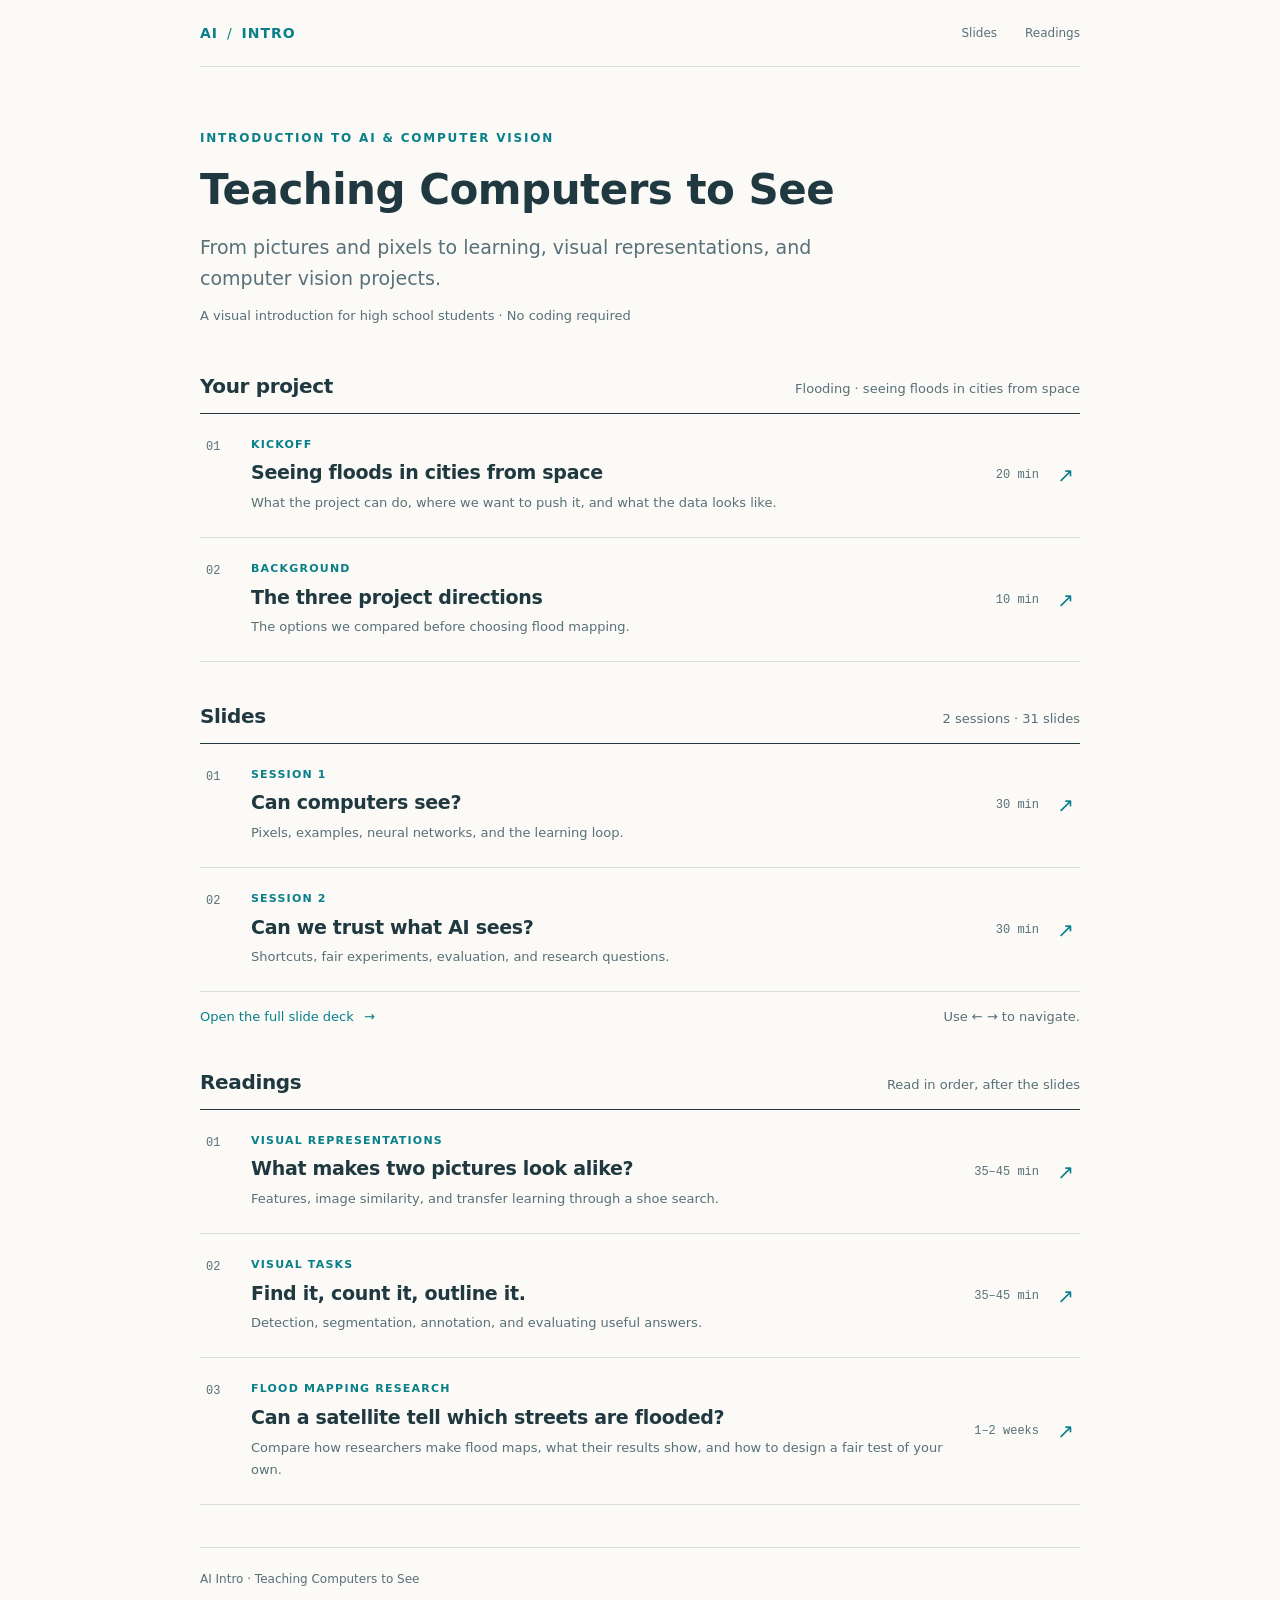
<file: flooding/index.html>
<!doctype html>
<html lang="en">
<head>
  <meta charset="utf-8">
<meta name="robots" content="noindex, nofollow">
  <meta name="viewport" content="width=device-width, initial-scale=1">
  <meta name="description" content="Course materials for Teaching Computers to See, including computer vision lessons and a guided research reading on mapping urban floods.">
  <meta name="theme-color" content="#f8f8f3">
  <title>Teaching Computers to See · AI Intro</title>
  <link rel="icon" type="image/svg+xml" href="assets/favicon.svg">
  <link rel="stylesheet" href="../assets/course-home.css">
  <script>
    // Preserve previously shared links to slides at the site root.
    if (/^#s(?:[1-9]|[12]\d|3[01])$/.test(location.hash)) {
      location.replace('slides.html' + location.hash);
    }
  </script>
</head>
<body>
  <a class="skip-link" href="#main">Skip to content</a>
  <div class="page">
    <header class="site-header">
      <a class="brand" href="./" aria-label="AI Intro home">AI <span>/</span> INTRO</a>
      <nav aria-label="Main navigation"><a href="#slides">Slides</a><a href="#readings">Readings</a></nav>
    </header>

    <main id="main">
      <header class="intro">
        <p class="eyebrow">INTRODUCTION TO AI &amp; COMPUTER VISION</p>
        <h1>Teaching Computers to See</h1>
        <p class="description">From pictures and pixels to learning, visual representations, and computer vision projects.</p>
        <p class="course-note">A visual introduction for high school students · No coding required</p>
      </header>

      <section id="project" aria-labelledby="project-title">
        <div class="section-heading"><h2 id="project-title">Your project</h2><span>Flooding · seeing floods in cities from space</span></div>
        <a class="material-row" href="kickoff/">
          <span class="item-number" aria-hidden="true">01</span>
          <div class="item-copy"><span class="item-label">KICKOFF</span><h3>Seeing floods in cities from space</h3><p>What the project can do, where we want to push it, and what the data looks like.</p></div>
          <span class="item-duration">20 min</span><span class="item-arrow" aria-hidden="true">↗</span>
        </a>
        <a class="material-row" href="projects/">
          <span class="item-number" aria-hidden="true">02</span>
          <div class="item-copy"><span class="item-label">BACKGROUND</span><h3>The three project directions</h3><p>The options we compared before choosing flood mapping.</p></div>
          <span class="item-duration">10 min</span><span class="item-arrow" aria-hidden="true">↗</span>
        </a>
      </section>

      <section id="slides" aria-labelledby="slides-title">
        <div class="section-heading"><h2 id="slides-title">Slides</h2><span>2 sessions · 31 slides</span></div>
        <a class="material-row" href="slides.html#s1">
          <span class="item-number" aria-hidden="true">01</span>
          <div class="item-copy"><span class="item-label">SESSION 1</span><h3>Can computers see?</h3><p>Pixels, examples, neural networks, and the learning loop.</p></div>
          <span class="item-duration">30 min</span><span class="item-arrow" aria-hidden="true">↗</span>
        </a>
        <a class="material-row" href="slides.html#s16">
          <span class="item-number" aria-hidden="true">02</span>
          <div class="item-copy"><span class="item-label">SESSION 2</span><h3>Can we trust what AI sees?</h3><p>Shortcuts, fair experiments, evaluation, and research questions.</p></div>
          <span class="item-duration">30 min</span><span class="item-arrow" aria-hidden="true">↗</span>
        </a>
        <p class="section-note"><a href="slides.html">Open the full slide deck <span aria-hidden="true">→</span></a><span>Use ← → to navigate.</span></p>
      </section>

      <section id="readings" aria-labelledby="readings-title">
        <div class="section-heading"><h2 id="readings-title">Readings</h2><span>Read in order, after the slides</span></div>
        <a class="material-row" href="reading-01-visual-representations.html">
          <span class="item-number" aria-hidden="true">01</span>
          <div class="item-copy"><span class="item-label">VISUAL REPRESENTATIONS</span><h3>What makes two pictures look alike?</h3><p>Features, image similarity, and transfer learning through a shoe search.</p></div>
          <span class="item-duration">35–45 min</span><span class="item-arrow" aria-hidden="true">↗</span>
        </a>
        <a class="material-row" href="reading-02-visual-tasks.html">
          <span class="item-number" aria-hidden="true">02</span>
          <div class="item-copy"><span class="item-label">VISUAL TASKS</span><h3>Find it, count it, outline it.</h3><p>Detection, segmentation, annotation, and evaluating useful answers.</p></div>
          <span class="item-duration">35–45 min</span><span class="item-arrow" aria-hidden="true">↗</span>
        </a>
        <a class="material-row" href="reading-03-urban-flood-mapping.html">
          <span class="item-number" aria-hidden="true">03</span>
          <div class="item-copy"><span class="item-label">FLOOD MAPPING RESEARCH</span><h3>Can a satellite tell which streets are flooded?</h3><p>Compare how researchers make flood maps, what their results show, and how to design a fair test of your own.</p></div>
          <span class="item-duration">1–2 weeks</span><span class="item-arrow" aria-hidden="true">↗</span>
        </a>
      </section>
    </main>

    <footer><span>AI Intro · Teaching Computers to See</span></footer>
  </div>
</body>
</html>
</file>
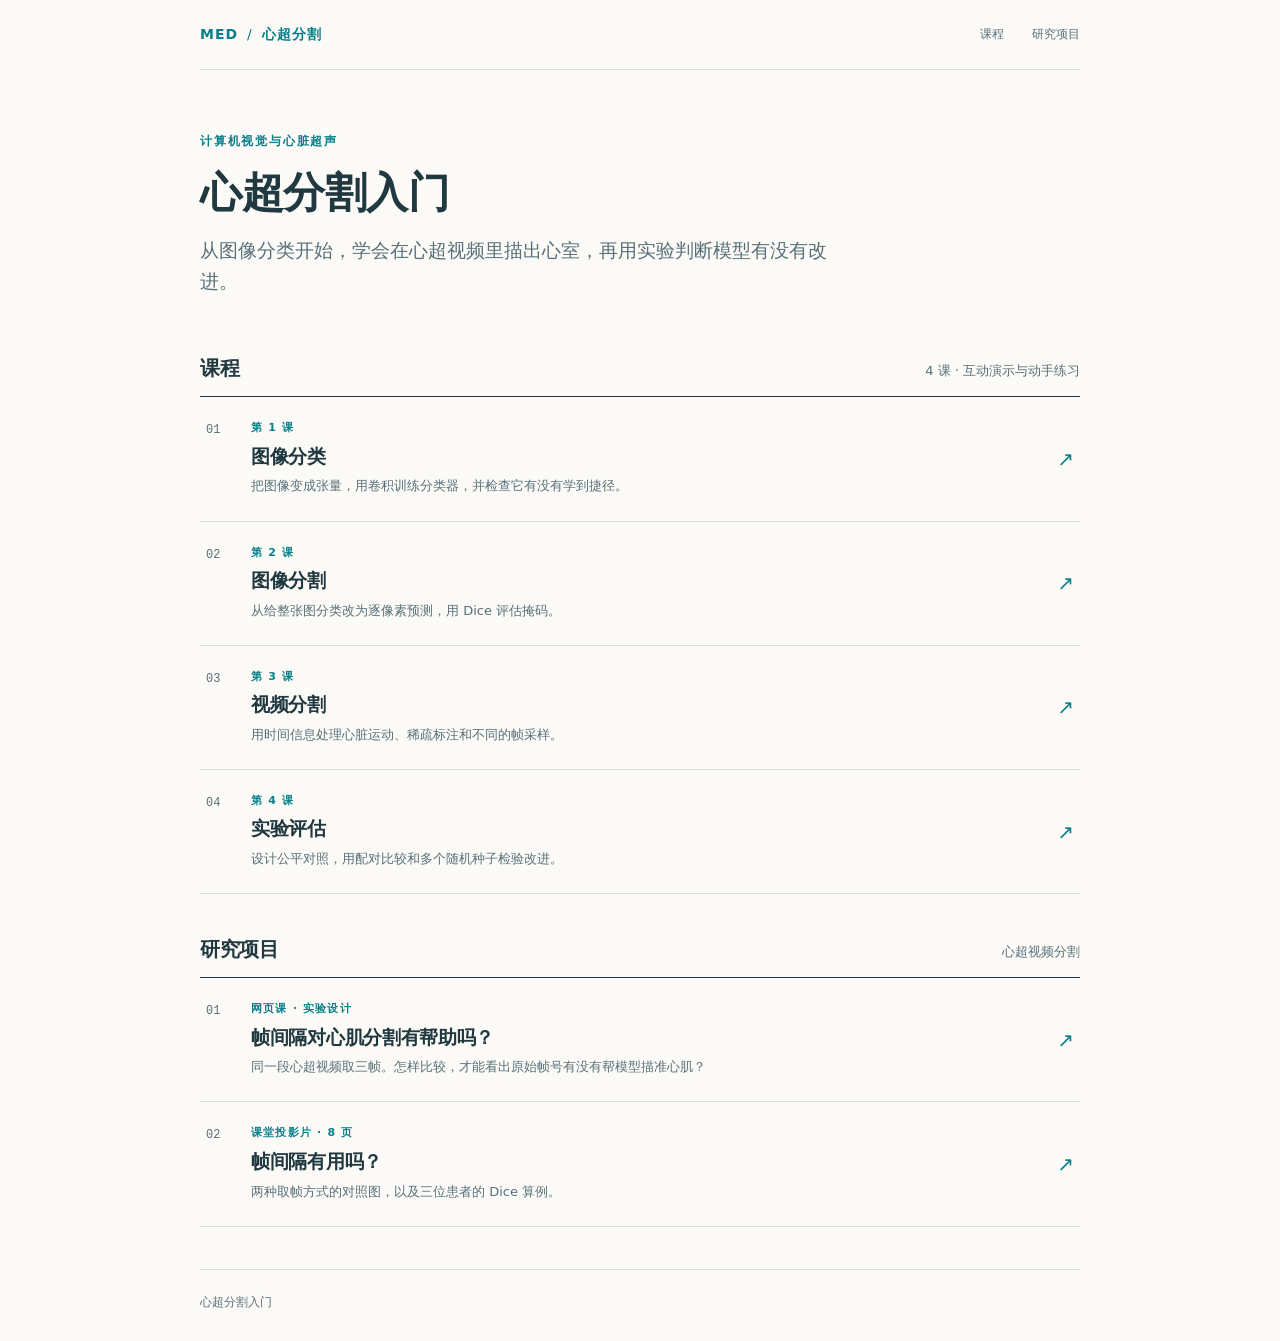
<file: med/index.html>
<!doctype html>
<html lang="zh-CN">
<head>
  <meta charset="utf-8">
  <meta name="robots" content="noindex, nofollow">
  <meta name="viewport" content="width=device-width, initial-scale=1">
  <meta name="description" content="从图像分类开始，学会在心超视频里描出心室，再用实验判断模型有没有改进。">
  <meta name="theme-color" content="#fbfaf7">
  <title>心超分割入门 · 课程首页</title>
  <link rel="stylesheet" href="../assets/course-home.css">
  <script>
    // Preserve lesson and section links shared before the course had a home page.
    if (/^#l[1-4](?:-.+)?$/.test(location.hash)) {
      location.replace('lessons.html' + location.search + location.hash);
    }
  </script>
</head>
<body>
  <a class="skip-link" href="#main">跳到正文</a>
  <div class="page">
    <header class="site-header">
      <a class="brand" href="./">MED <span>/</span> 心超分割</a>
      <nav aria-label="课程导航">
        <a href="#lessons">课程</a>
        <a href="#research">研究项目</a>
      </nav>
    </header>
    <main id="main">
      <header class="intro">
        <p class="eyebrow">计算机视觉与心脏超声</p>
        <h1>心超分割入门</h1>
        <p class="description">从图像分类开始，学会在心超视频里描出心室，再用实验判断模型有没有改进。</p>
      </header>

      <section id="lessons" aria-labelledby="lessons-title">
        <div class="section-heading"><h2 id="lessons-title">课程</h2><span>4 课 · 互动演示与动手练习</span></div>
        <a class="material-row material-row-short" href="lessons.html#l1">
          <span class="item-number" aria-hidden="true">01</span>
          <div class="item-copy">
            <span class="item-label">第 1 课</span>
            <h3>图像分类</h3>
            <p>把图像变成张量，用卷积训练分类器，并检查它有没有学到捷径。</p>
          </div>
          <span class="item-arrow" aria-hidden="true">↗</span>
        </a>
        <a class="material-row material-row-short" href="lessons.html#l2">
          <span class="item-number" aria-hidden="true">02</span>
          <div class="item-copy">
            <span class="item-label">第 2 课</span>
            <h3>图像分割</h3>
            <p>从给整张图分类改为逐像素预测，用 Dice 评估掩码。</p>
          </div>
          <span class="item-arrow" aria-hidden="true">↗</span>
        </a>
        <a class="material-row material-row-short" href="lessons.html#l3">
          <span class="item-number" aria-hidden="true">03</span>
          <div class="item-copy">
            <span class="item-label">第 3 课</span>
            <h3>视频分割</h3>
            <p>用时间信息处理心脏运动、稀疏标注和不同的帧采样。</p>
          </div>
          <span class="item-arrow" aria-hidden="true">↗</span>
        </a>
        <a class="material-row material-row-short" href="lessons.html#l4">
          <span class="item-number" aria-hidden="true">04</span>
          <div class="item-copy">
            <span class="item-label">第 4 课</span>
            <h3>实验评估</h3>
            <p>设计公平对照，用配对比较和多个随机种子检验改进。</p>
          </div>
          <span class="item-arrow" aria-hidden="true">↗</span>
        </a>
      </section>

      <section id="research" aria-labelledby="research-title">
        <div class="section-heading"><h2 id="research-title">研究项目</h2><span>心超视频分割</span></div>
        <a class="material-row material-row-short" href="next-steps/">
          <span class="item-number" aria-hidden="true">01</span>
          <div class="item-copy">
            <span class="item-label">网页课 · 实验设计</span>
            <h3>帧间隔对心肌分割有帮助吗？</h3>
            <p>同一段心超视频取三帧。怎样比较，才能看出原始帧号有没有帮模型描准心肌？</p>
          </div>
          <span class="item-arrow" aria-hidden="true">↗</span>
        </a>
        <a class="material-row material-row-short" href="next-steps/slides.html">
          <span class="item-number" aria-hidden="true">02</span>
          <div class="item-copy">
            <span class="item-label">课堂投影片 · 8 页</span>
            <h3>帧间隔有用吗？</h3>
            <p>两种取帧方式的对照图，以及三位患者的 Dice 算例。</p>
          </div>
          <span class="item-arrow" aria-hidden="true">↗</span>
        </a>
      </section>
    </main>
    <footer><span>心超分割入门</span></footer>
  </div>
</body>
</html>
</file>
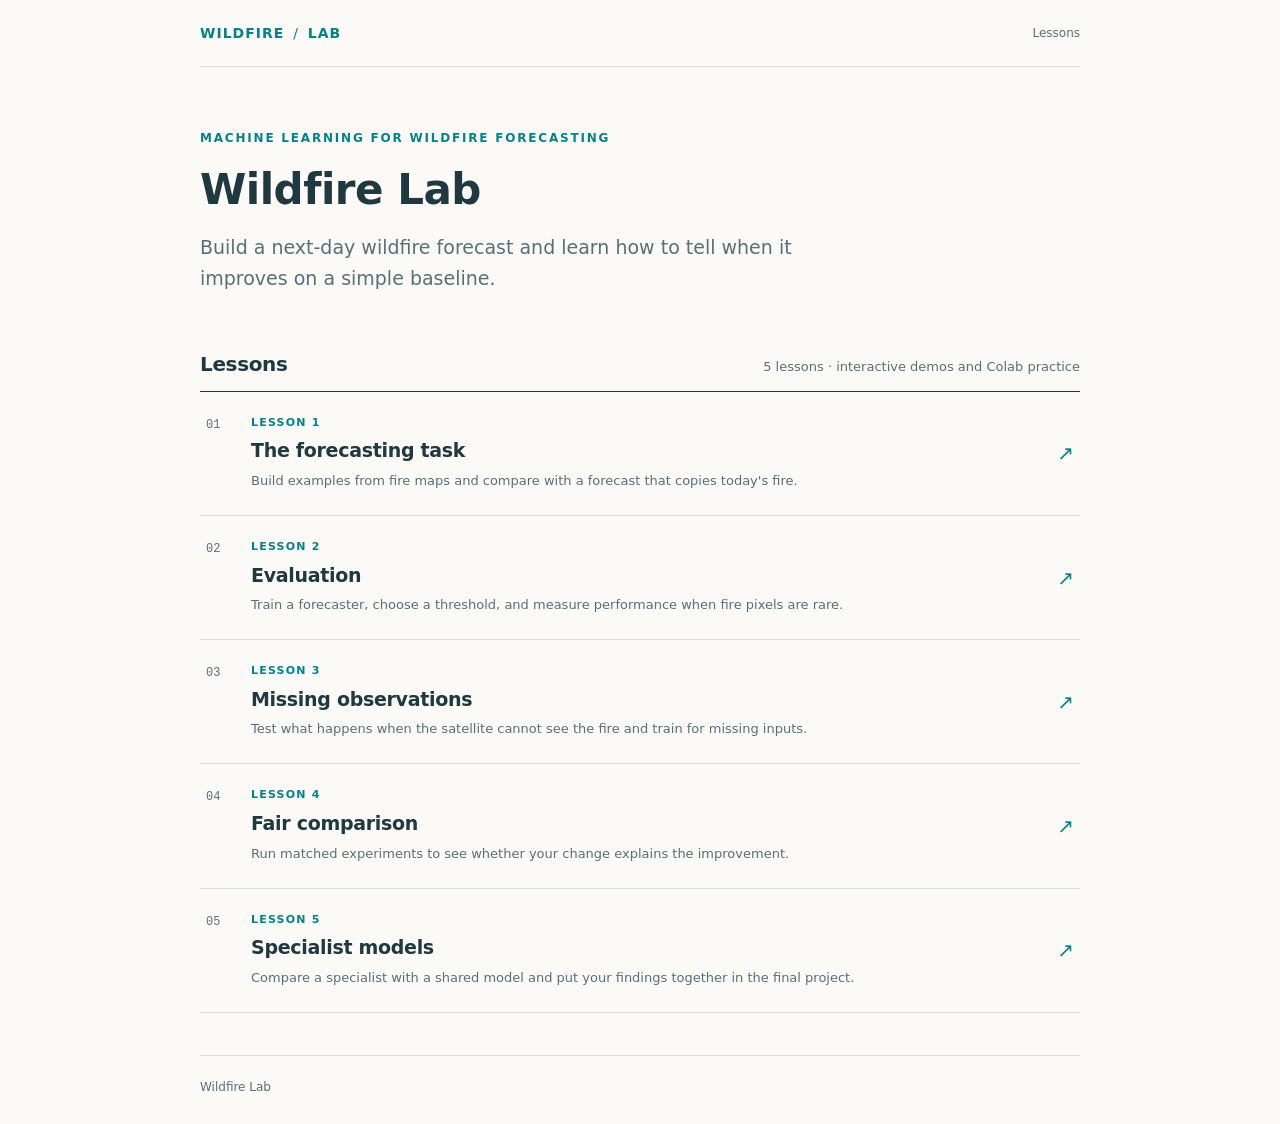
<file: wildfire/index.html>
<!doctype html>
<html lang="en">
<head>
  <meta charset="utf-8">
  <meta name="robots" content="noindex, nofollow">
  <meta name="viewport" content="width=device-width, initial-scale=1">
  <meta name="description" content="Build a next-day wildfire forecast and learn how to tell when it improves on a simple baseline.">
  <meta name="theme-color" content="#fbfaf7">
  <title>Wildfire Lab · Course home</title>
  <link rel="stylesheet" href="../assets/course-home.css">
  <script>
    // Preserve lesson and section links shared before the course had a home page.
    if (/^#(?:l[1-5]|w[1-5]-.+)$/.test(location.hash)) {
      location.replace('lessons.html' + location.search + location.hash);
    }
  </script>
</head>
<body>
  <a class="skip-link" href="#main">Skip to content</a>
  <div class="page">
    <header class="site-header">
      <a class="brand" href="./">WILDFIRE <span>/</span> LAB</a>
      <nav aria-label="Course navigation">
        <a href="#lessons">Lessons</a>
      </nav>
    </header>
    <main id="main">
      <header class="intro">
        <p class="eyebrow">MACHINE LEARNING FOR WILDFIRE FORECASTING</p>
        <h1>Wildfire Lab</h1>
        <p class="description">Build a next-day wildfire forecast and learn how to tell when it improves on a simple baseline.</p>
      </header>

      <section id="lessons" aria-labelledby="lessons-title">
        <div class="section-heading"><h2 id="lessons-title">Lessons</h2><span>5 lessons · interactive demos and Colab practice</span></div>
        <a class="material-row material-row-short" href="lessons.html#l1">
          <span class="item-number" aria-hidden="true">01</span>
          <div class="item-copy">
            <span class="item-label">LESSON 1</span>
            <h3>The forecasting task</h3>
            <p>Build examples from fire maps and compare with a forecast that copies today's fire.</p>
          </div>
          <span class="item-arrow" aria-hidden="true">↗</span>
        </a>
        <a class="material-row material-row-short" href="lessons.html#l2">
          <span class="item-number" aria-hidden="true">02</span>
          <div class="item-copy">
            <span class="item-label">LESSON 2</span>
            <h3>Evaluation</h3>
            <p>Train a forecaster, choose a threshold, and measure performance when fire pixels are rare.</p>
          </div>
          <span class="item-arrow" aria-hidden="true">↗</span>
        </a>
        <a class="material-row material-row-short" href="lessons.html#l3">
          <span class="item-number" aria-hidden="true">03</span>
          <div class="item-copy">
            <span class="item-label">LESSON 3</span>
            <h3>Missing observations</h3>
            <p>Test what happens when the satellite cannot see the fire and train for missing inputs.</p>
          </div>
          <span class="item-arrow" aria-hidden="true">↗</span>
        </a>
        <a class="material-row material-row-short" href="lessons.html#l4">
          <span class="item-number" aria-hidden="true">04</span>
          <div class="item-copy">
            <span class="item-label">LESSON 4</span>
            <h3>Fair comparison</h3>
            <p>Run matched experiments to see whether your change explains the improvement.</p>
          </div>
          <span class="item-arrow" aria-hidden="true">↗</span>
        </a>
        <a class="material-row material-row-short" href="lessons.html#l5">
          <span class="item-number" aria-hidden="true">05</span>
          <div class="item-copy">
            <span class="item-label">LESSON 5</span>
            <h3>Specialist models</h3>
            <p>Compare a specialist with a shared model and put your findings together in the final project.</p>
          </div>
          <span class="item-arrow" aria-hidden="true">↗</span>
        </a>
      </section>
    </main>
    <footer><span>Wildfire Lab</span></footer>
  </div>
</body>
</html>
</file>
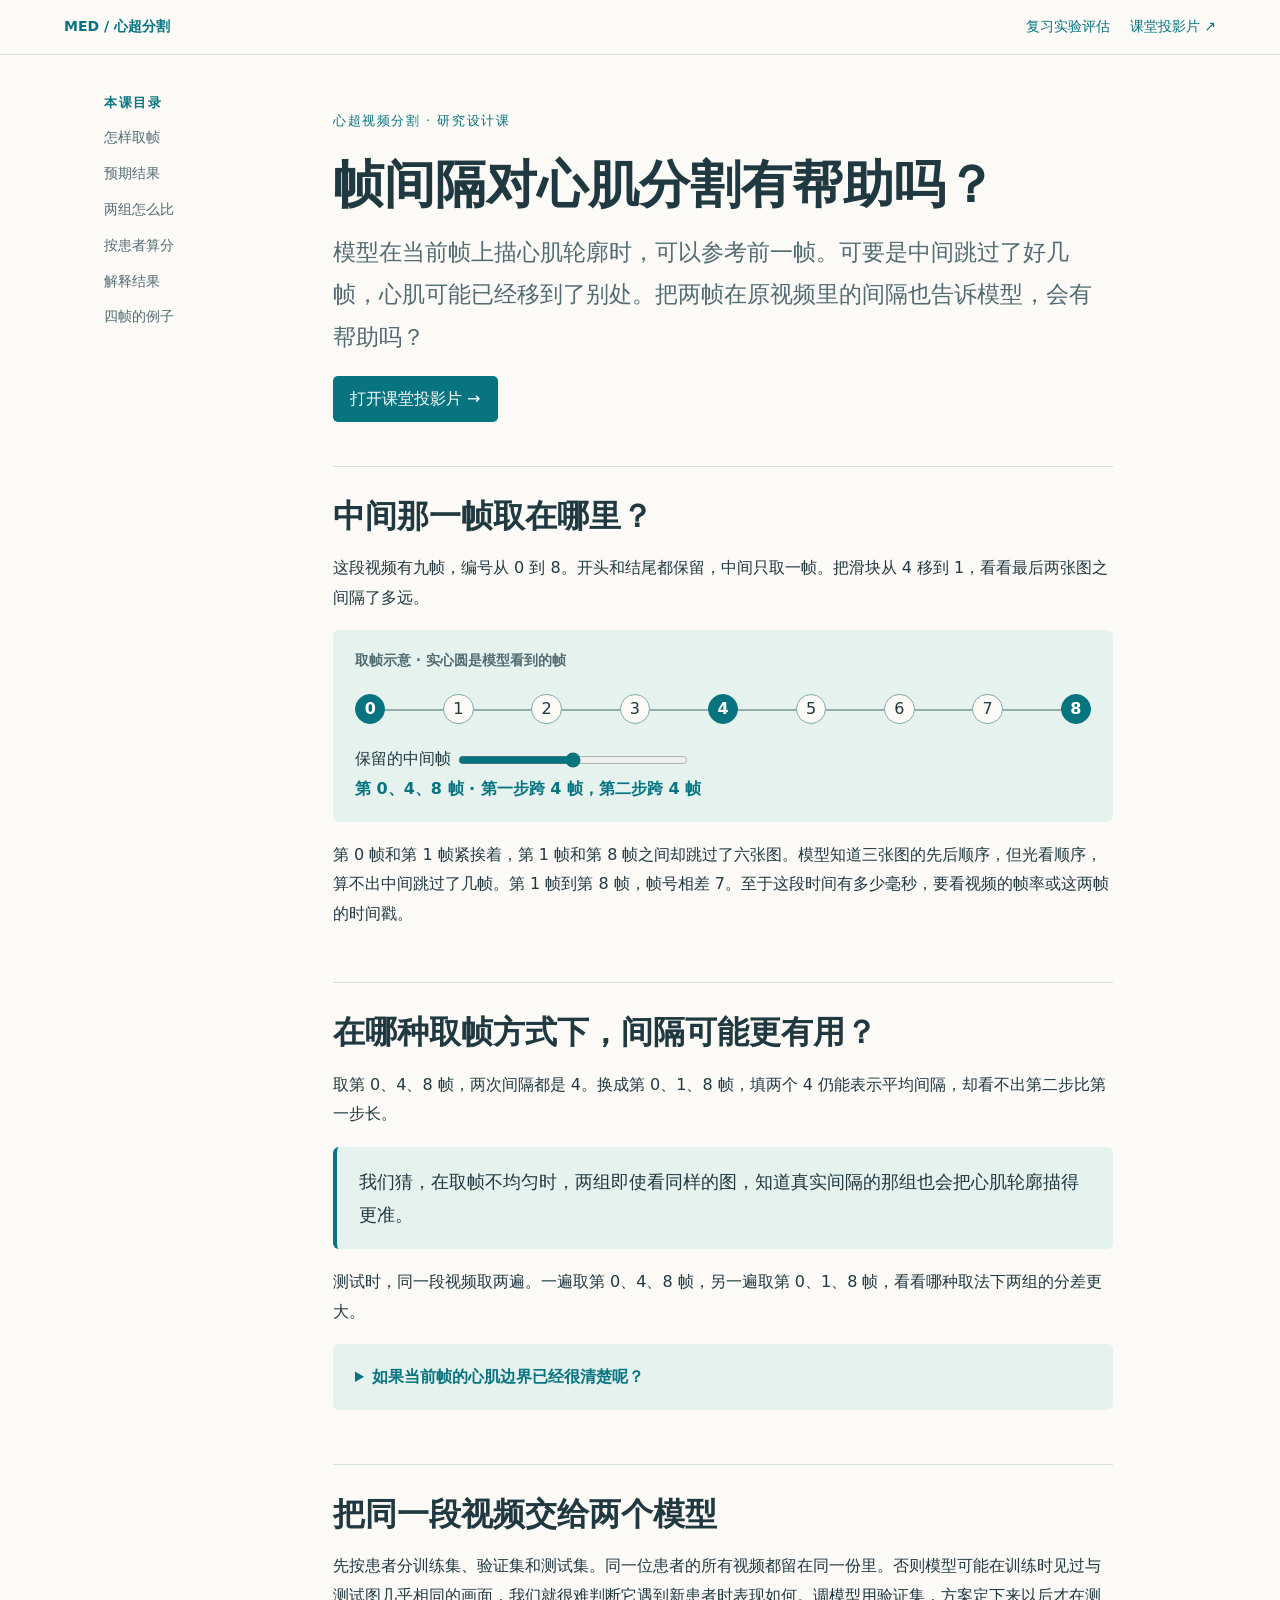
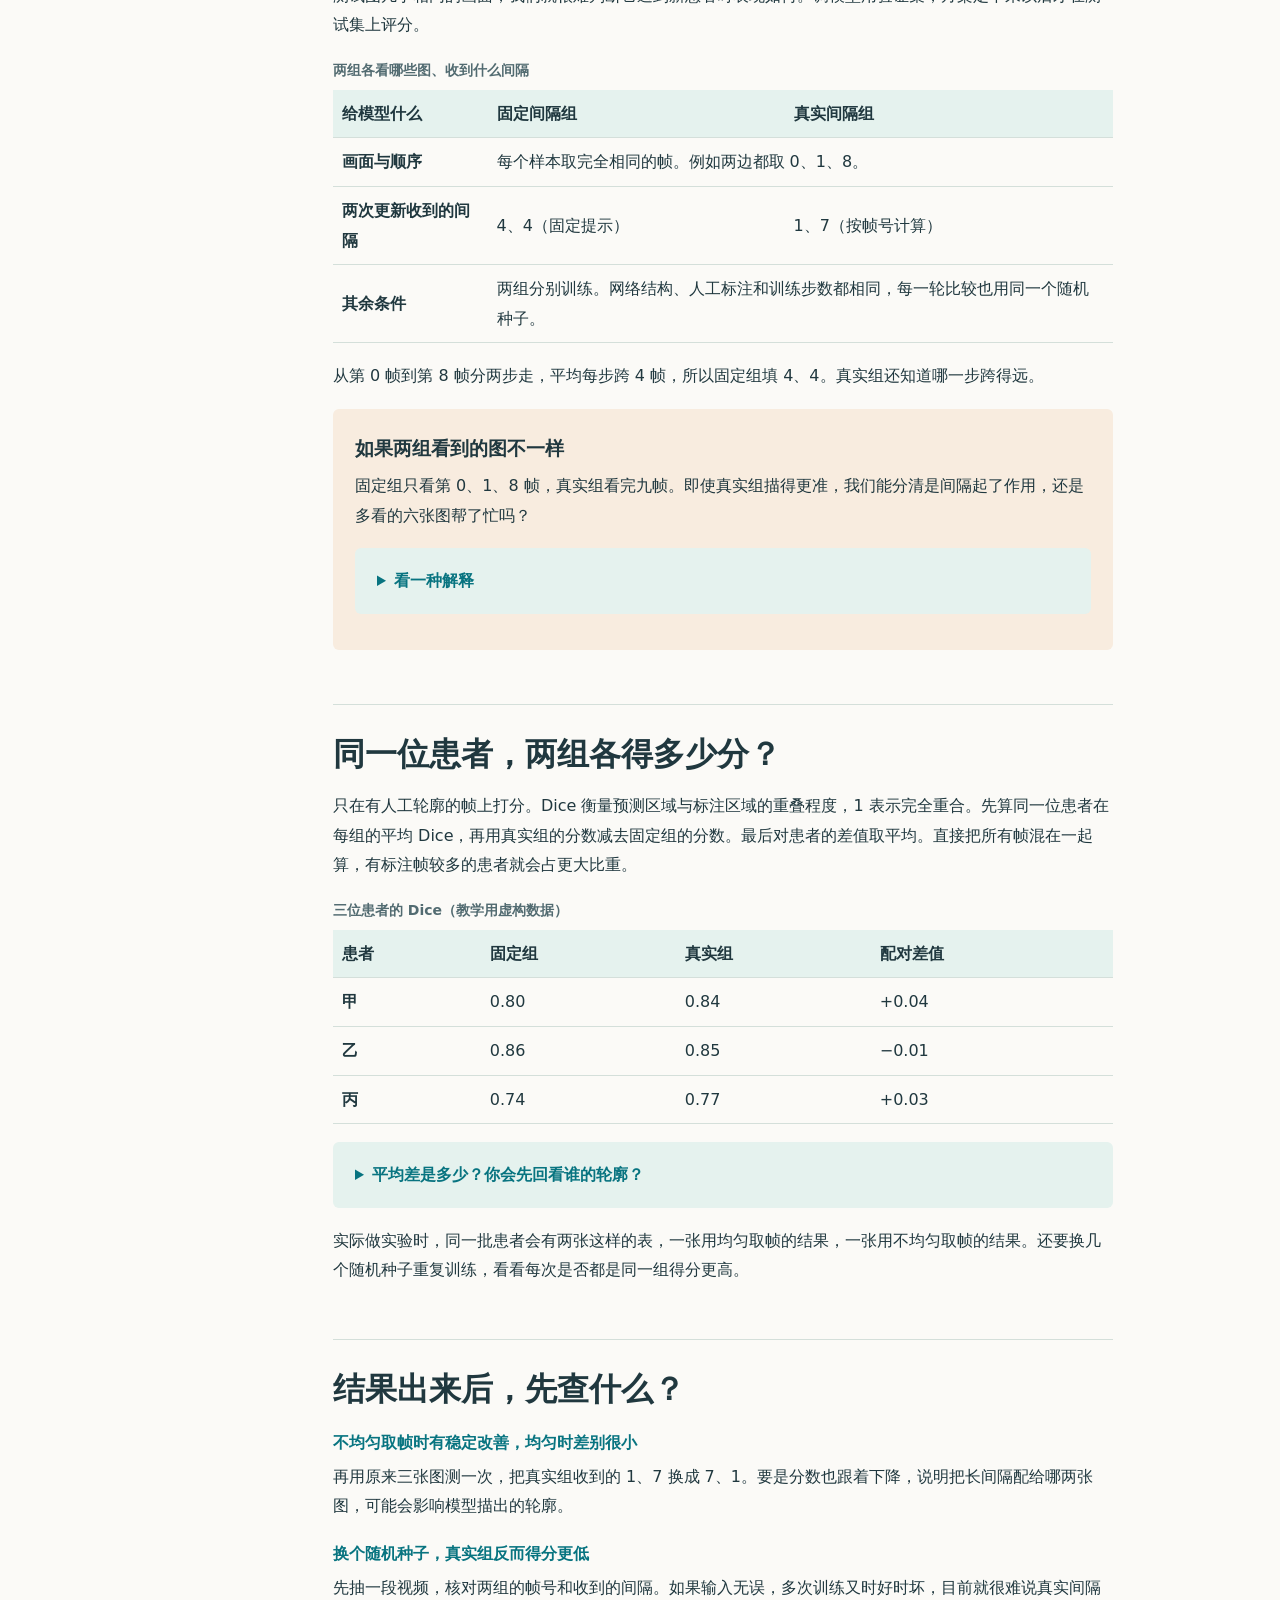
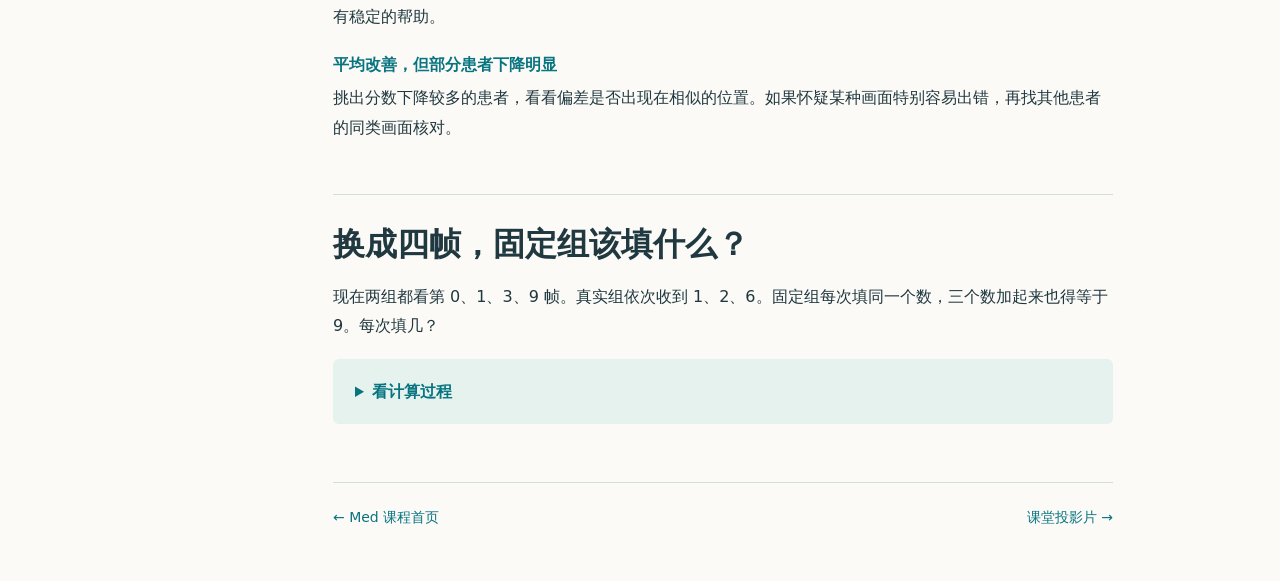
<file: med/next-steps/index.html>
<!doctype html>
<html lang="zh-CN">
<head>
<meta charset="utf-8">
<meta name="viewport" content="width=device-width, initial-scale=1">
<meta name="robots" content="noindex, nofollow">
<title>帧间隔对心肌分割有帮助吗？ · 心超实验设计课</title>
<link rel="stylesheet" href="lesson.css">
</head>
<body>
<a class="skip" href="#main">跳到正文</a>
<header class="top"><a href="../">MED / 心超分割</a><nav><a href="../lessons.html#l4">复习实验评估</a><a href="slides.html">课堂投影片 ↗</a></nav></header>
<div class="layout"><aside><nav aria-label="本课目录"><b>本课目录</b>
<a href="#observe">怎样取帧</a><a href="#predict">预期结果</a><a href="#compare">两组怎么比</a><a href="#measure">按患者算分</a><a href="#decide">解释结果</a><a href="#practice">四帧的例子</a></nav></aside>
<main id="main"><header class="hero"><p class="eyebrow">心超视频分割 · 研究设计课</p><h1>帧间隔对心肌分割有帮助吗？</h1>
<p class="lead">模型在当前帧上描心肌轮廓时，可以参考前一帧。可要是中间跳过了好几帧，心肌可能已经移到了别处。把两帧在原视频里的间隔也告诉模型，会有帮助吗？</p>
<a class="action" href="slides.html">打开课堂投影片 →</a></header>
<section id="observe"><h2>中间那一帧取在哪里？</h2>
<p>这段视频有九帧，编号从 0 到 8。开头和结尾都保留，中间只取一帧。把滑块从 4 移到 1，看看最后两张图之间隔了多远。</p>
<figure><figcaption>取帧示意 · 实心圆是模型看到的帧</figcaption><div class="timeline" id="frames"><span class="kept">0</span><span>1</span><span>2</span><span>3</span><span class="kept">4</span><span>5</span><span>6</span><span>7</span><span class="kept">8</span></div>
<label for="middle">保留的中间帧</label> <input type="range" id="middle" min="1" max="7" value="4">
<output id="spacing" for="middle" aria-live="polite">第 0、4、8 帧 · 两段各跨 4 帧</output></figure>
<p>第 0 帧和第 1 帧紧挨着，第 1 帧和第 8 帧之间却跳过了六张图。模型知道三张图的先后顺序，但光看顺序，算不出中间跳过了几帧。第 1 帧到第 8 帧，帧号相差 7。至于这段时间有多少毫秒，要看视频的帧率或这两帧的时间戳。</p></section>
<section id="predict"><h2>在哪种取帧方式下，间隔可能更有用？</h2><p>取第 0、4、8 帧，两次间隔都是 4。换成第 0、1、8 帧，填两个 4 仍能表示平均间隔，却看不出第二步比第一步长。</p>
<blockquote>我们猜，在取帧不均匀时，两组即使看同样的图，知道真实间隔的那组也会把心肌轮廓描得更准。</blockquote>
<p>测试时，同一段视频取两遍。一遍取第 0、4、8 帧，另一遍取第 0、1、8 帧，看看哪种取法下两组的分差更大。</p>
<details><summary>如果当前帧的心肌边界已经很清楚呢？</summary><p>模型可能只凭这一帧就描得很好。在这样的图上，两组的分数可能很接近。</p></details></section>
<section id="compare"><h2>把同一段视频交给两个模型</h2><p>先按患者分训练集、验证集和测试集。同一位患者的所有视频都留在同一份里。否则模型可能在训练时见过与测试图几乎相同的画面，我们就很难判断它遇到新患者时表现如何。调模型用验证集，方案定下来以后才在测试集上评分。</p>
<table><caption>两组各看哪些图、收到什么间隔</caption><thead><tr><th>给模型什么</th><th>固定间隔组</th><th>真实间隔组</th></tr></thead><tbody>
<tr><th>画面与顺序</th><td colspan="2">每个样本取完全相同的帧。例如两边都取 0、1、8。</td></tr>
<tr><th>两次更新收到的间隔</th><td>4、4（固定提示）</td><td>1、7（按帧号计算）</td></tr>
<tr><th>其余条件</th><td colspan="2">两组分别训练。网络结构、人工标注和训练步数都相同，每一轮比较也用同一个随机种子。</td></tr></tbody></table>
<p>从第 0 帧到第 8 帧分两步走，平均每步跨 4 帧，所以固定组填 4、4。真实组还知道哪一步跨得远。</p>
<div class="pause"><h3>如果两组看到的图不一样</h3><p>固定组只看第 0、1、8 帧，真实组看完九帧。即使真实组描得更准，我们能分清是间隔起了作用，还是多看的六张图帮了忙吗？</p><details><summary>看一种解释</summary><p>多出的画面补上了中间的运动过程，本身就可能让轮廓更好描。要单独考察间隔，两组都应该只看第 0、1、8 帧。</p></details></div></section>
<section id="measure"><h2>同一位患者，两组各得多少分？</h2><p>只在有人工轮廓的帧上打分。Dice 衡量预测区域与标注区域的重叠程度，1 表示完全重合。先算同一位患者在每组的平均 Dice，再用真实组的分数减去固定组的分数。最后对患者的差值取平均。直接把所有帧混在一起算，有标注帧较多的患者就会占更大比重。</p>
<table><caption>三位患者的 Dice（教学用虚构数据）</caption><thead><tr><th>患者</th><th>固定组</th><th>真实组</th><th>配对差值</th></tr></thead><tbody>
<tr><th>甲</th><td>0.80</td><td>0.84</td><td>+0.04</td></tr><tr><th>乙</th><td>0.86</td><td>0.85</td><td>−0.01</td></tr><tr><th>丙</th><td>0.74</td><td>0.77</td><td>+0.03</td></tr></tbody></table>
<details><summary>平均差是多少？你会先回看谁的轮廓？</summary><p>平均提高了 0.02，乙却从 0.86 降到了 0.85。可以先看乙的同一帧，把两组预测分别叠在人工轮廓上，找找哪一段边界偏得更远。单凭表中的分数看不出错在什么位置。</p></details>
<p>实际做实验时，同一批患者会有两张这样的表，一张用均匀取帧的结果，一张用不均匀取帧的结果。还要换几个随机种子重复训练，看看每次是否都是同一组得分更高。</p></section>
<section id="decide"><h2>结果出来后，先查什么？</h2>
<dl><dt>不均匀取帧时有稳定改善，均匀时差别很小</dt><dd>再用原来三张图测一次，把真实组收到的 1、7 换成 7、1。要是分数也跟着下降，说明把长间隔配给哪两张图，可能会影响模型描出的轮廓。</dd>
<dt>换个随机种子，真实组反而得分更低</dt><dd>先抽一段视频，核对两组的帧号和收到的间隔。如果输入无误，多次训练又时好时坏，目前就很难说真实间隔有稳定的帮助。</dd>
<dt>平均改善，但部分患者下降明显</dt><dd>挑出分数下降较多的患者，看看偏差是否出现在相似的位置。如果怀疑某种画面特别容易出错，再找其他患者的同类画面核对。</dd></dl></section>
<section id="practice"><h2>换成四帧，固定组该填什么？</h2><p>现在两组都看第 0、1、3、9 帧。真实组依次收到 1、2、6。固定组每次填同一个数，三个数加起来也得等于 9。每次填几？</p>

<details><summary>看计算过程</summary><p>从第 0 帧到第 9 帧，总共跨九帧。四张图之间有三个间隔，所以每个位置填 9 ÷ 3 = 3。固定组收到 3、3、3。只有真实组知道，最后一步就从第 3 帧跨到了第 9 帧。</p></details></section>
<footer><a href="../">← Med 课程首页</a><a href="slides.html">课堂投影片 →</a></footer></main></div>
<script>
const middle = document.getElementById('middle');
function updateFrames() {
  const frame = Number(middle.value);
  document.querySelectorAll('#frames span').forEach((dot, i) => dot.classList.toggle('kept', i === 0 || i === frame || i === 8));
  document.getElementById('spacing').textContent = '第 0、' + frame + '、8 帧 · 第一步跨 ' + frame + ' 帧，第二步跨 ' + (8-frame) + ' 帧';
}
middle.addEventListener('input', updateFrames);
updateFrames();
if (/^#\d+$/.test(location.hash)) location.replace('slides.html' + location.hash);
</script></body></html>
</file>
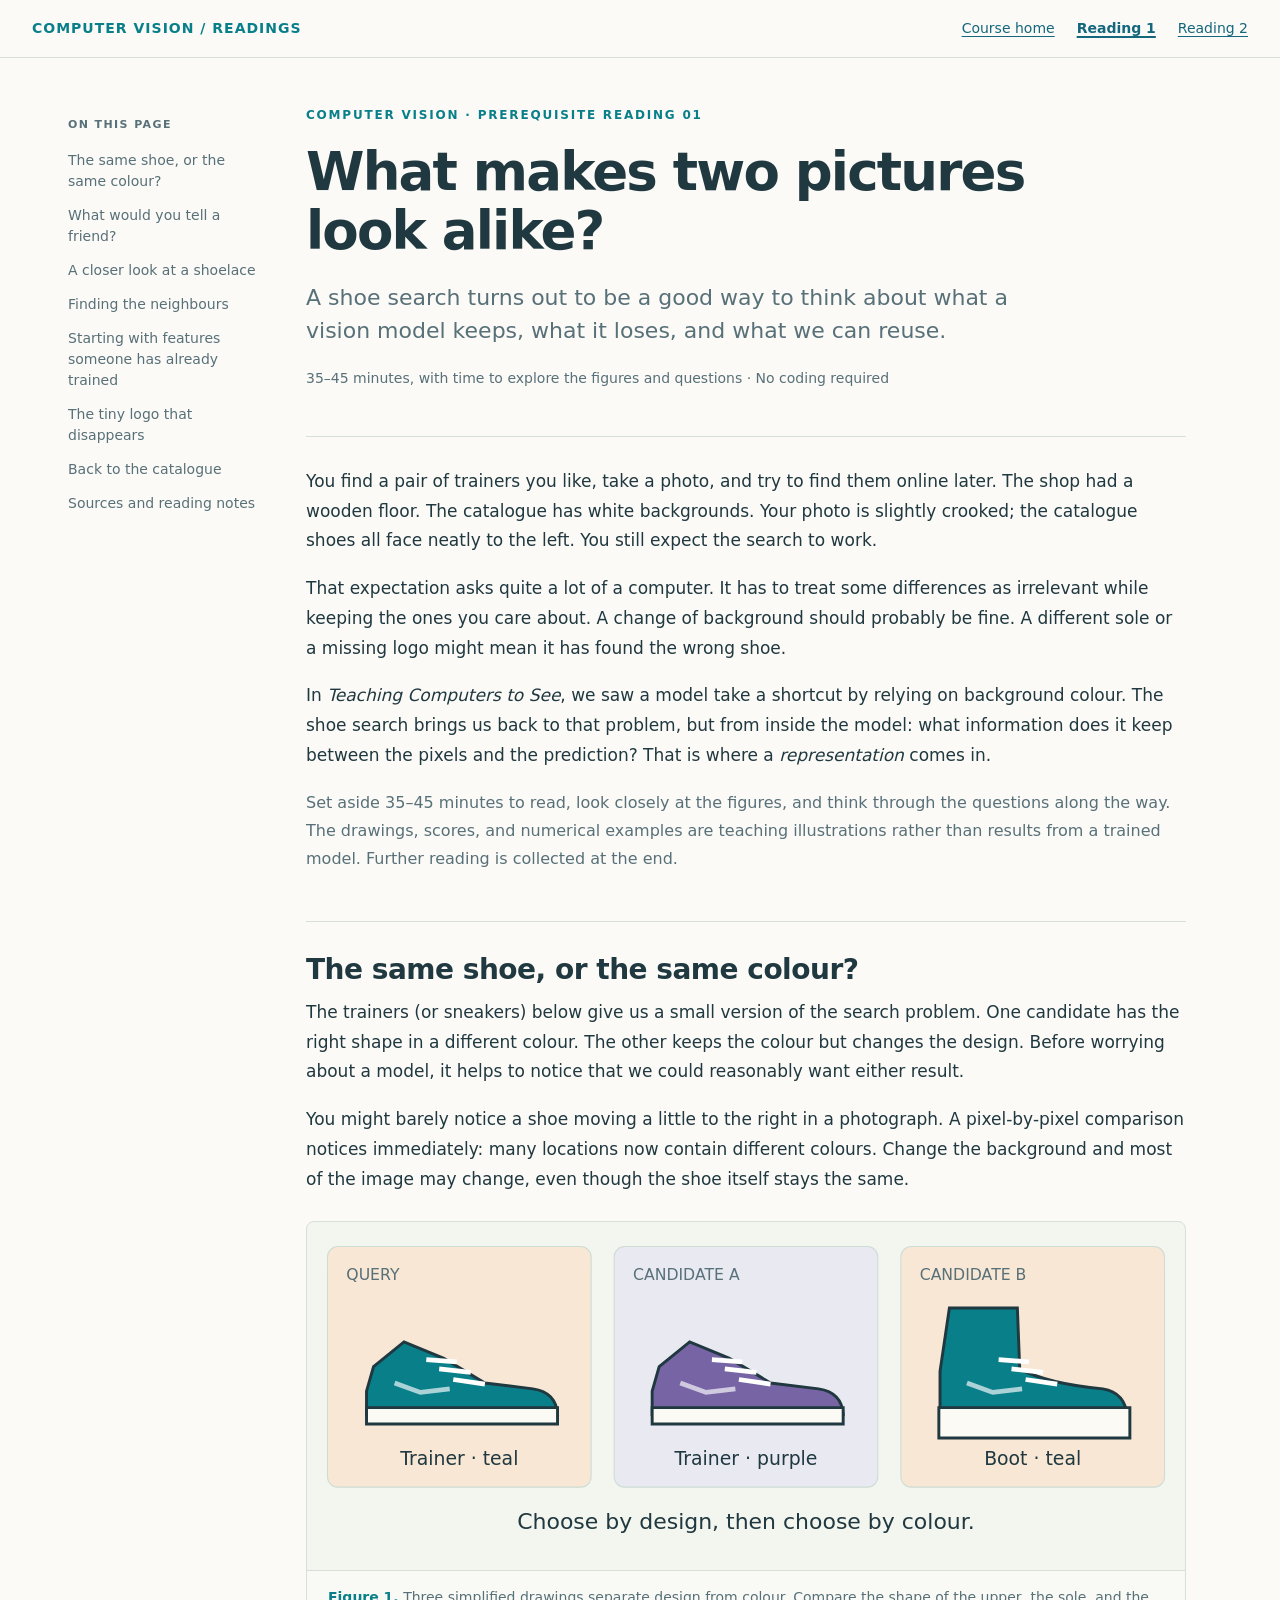
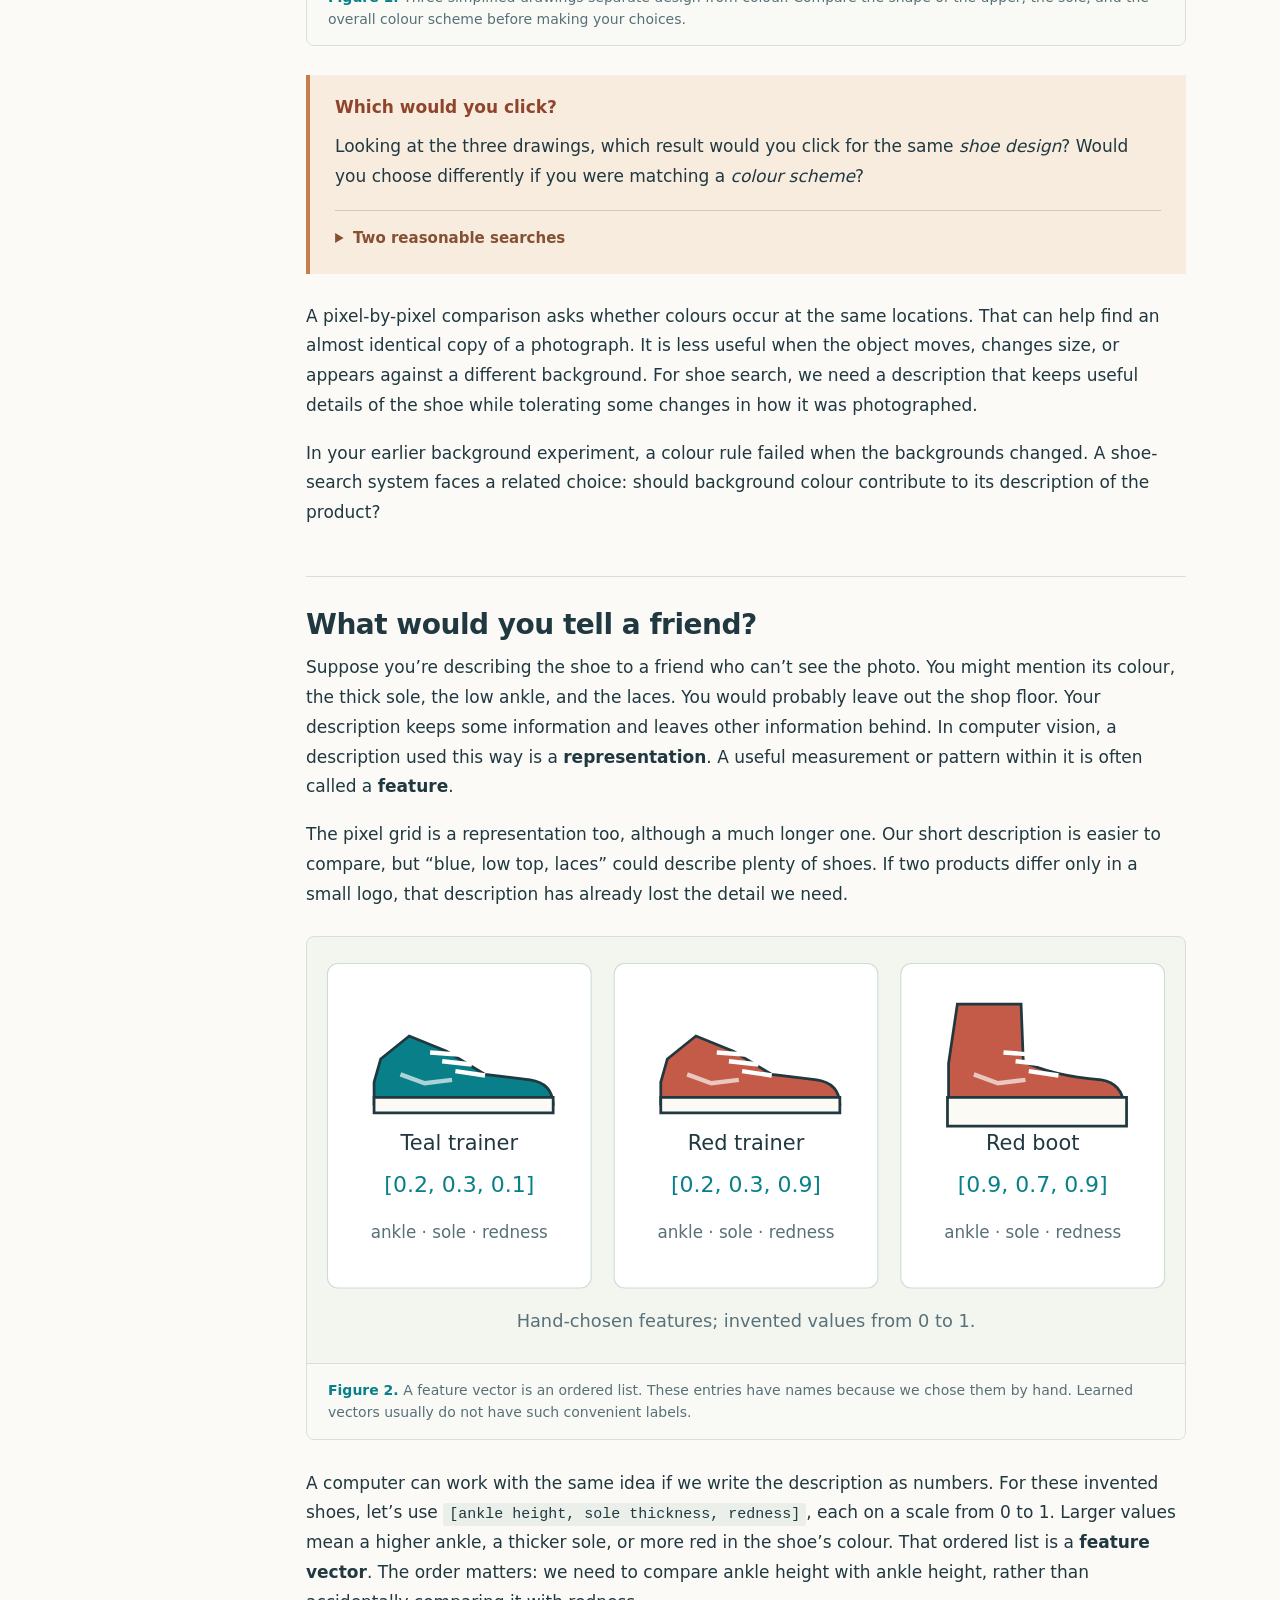
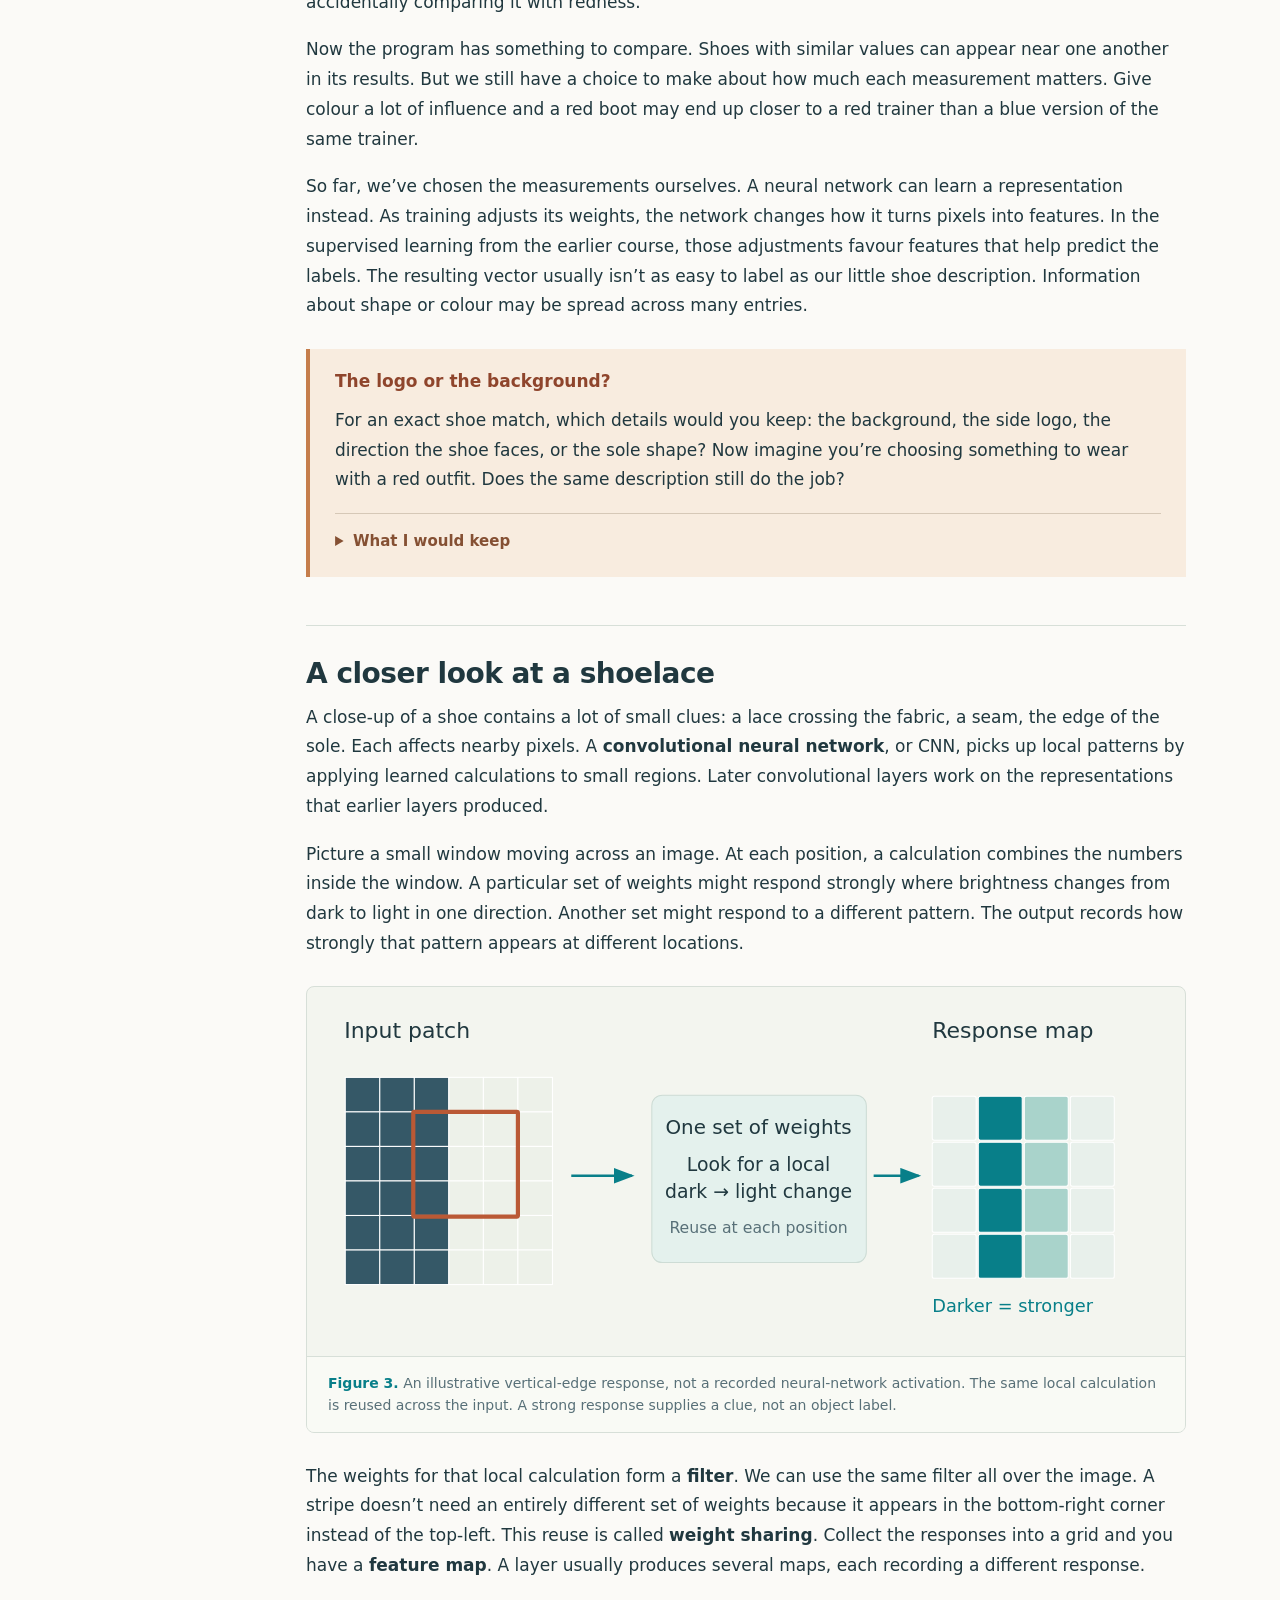
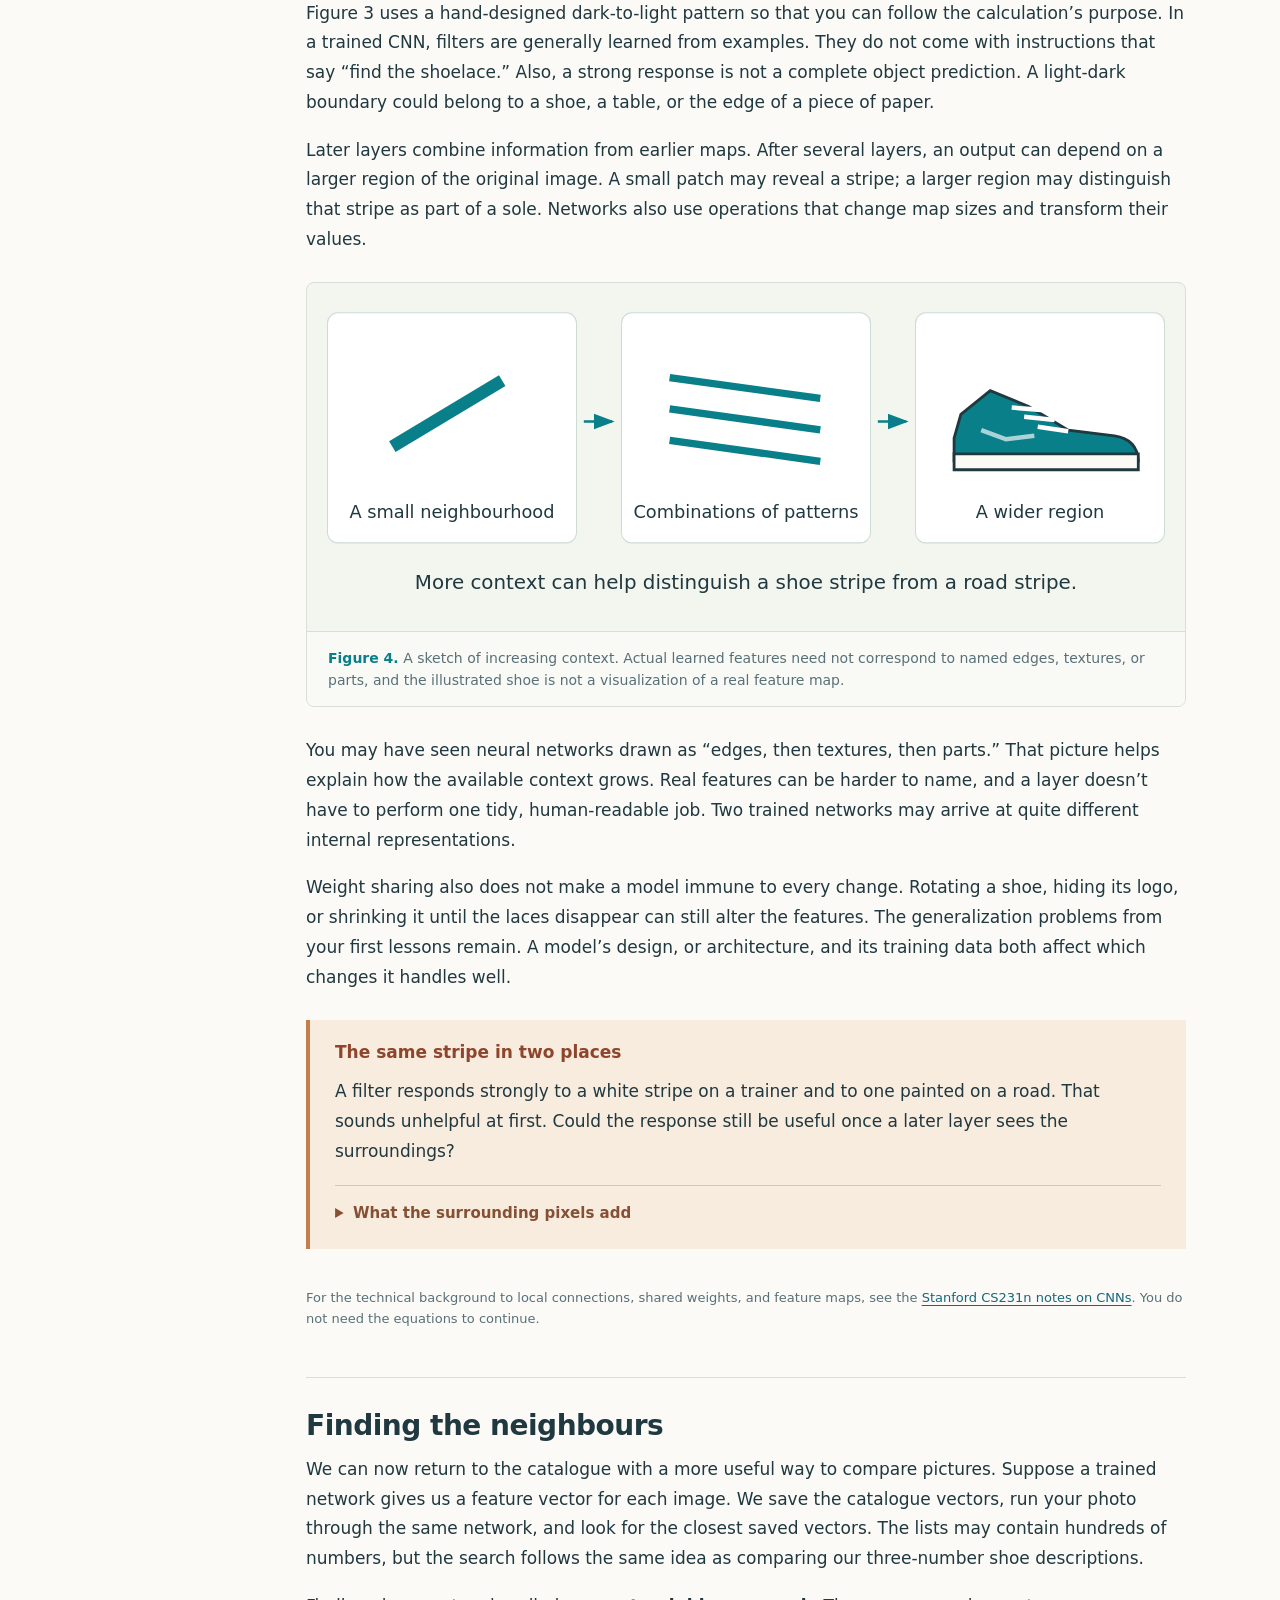
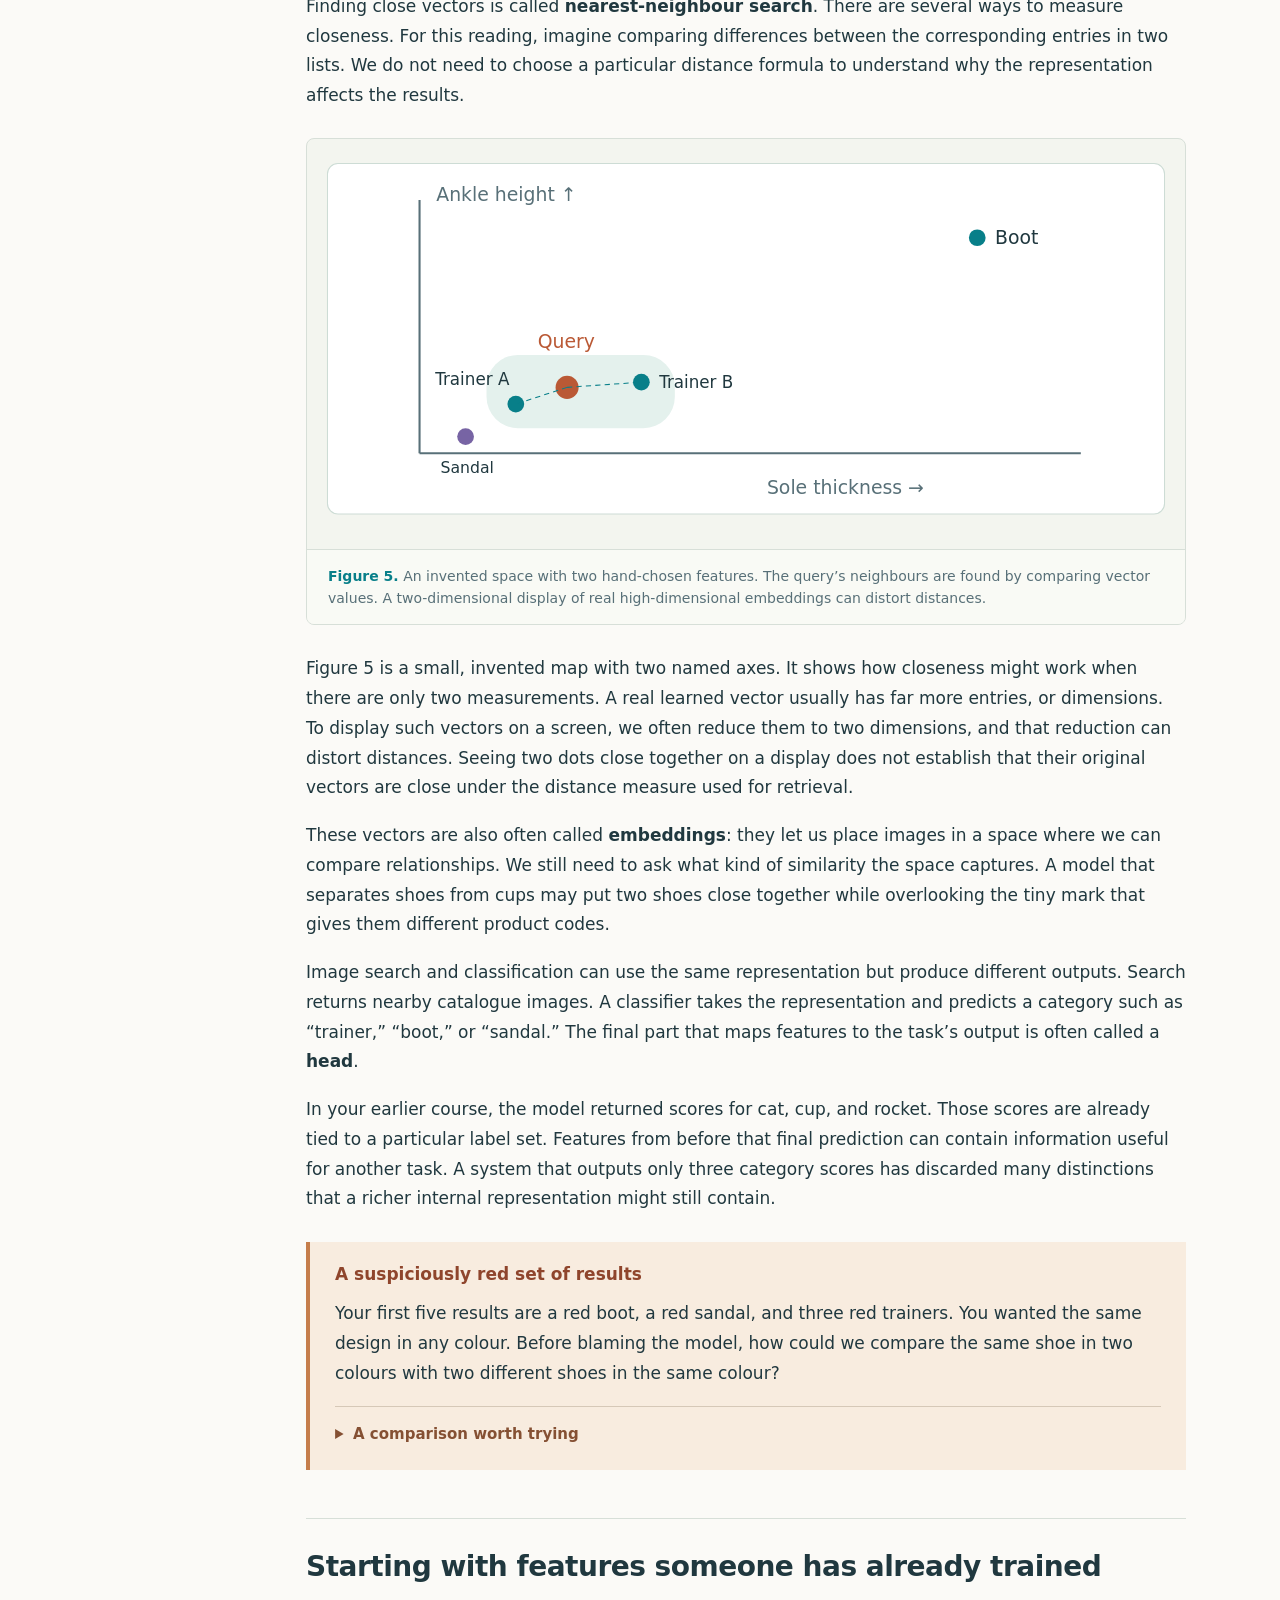
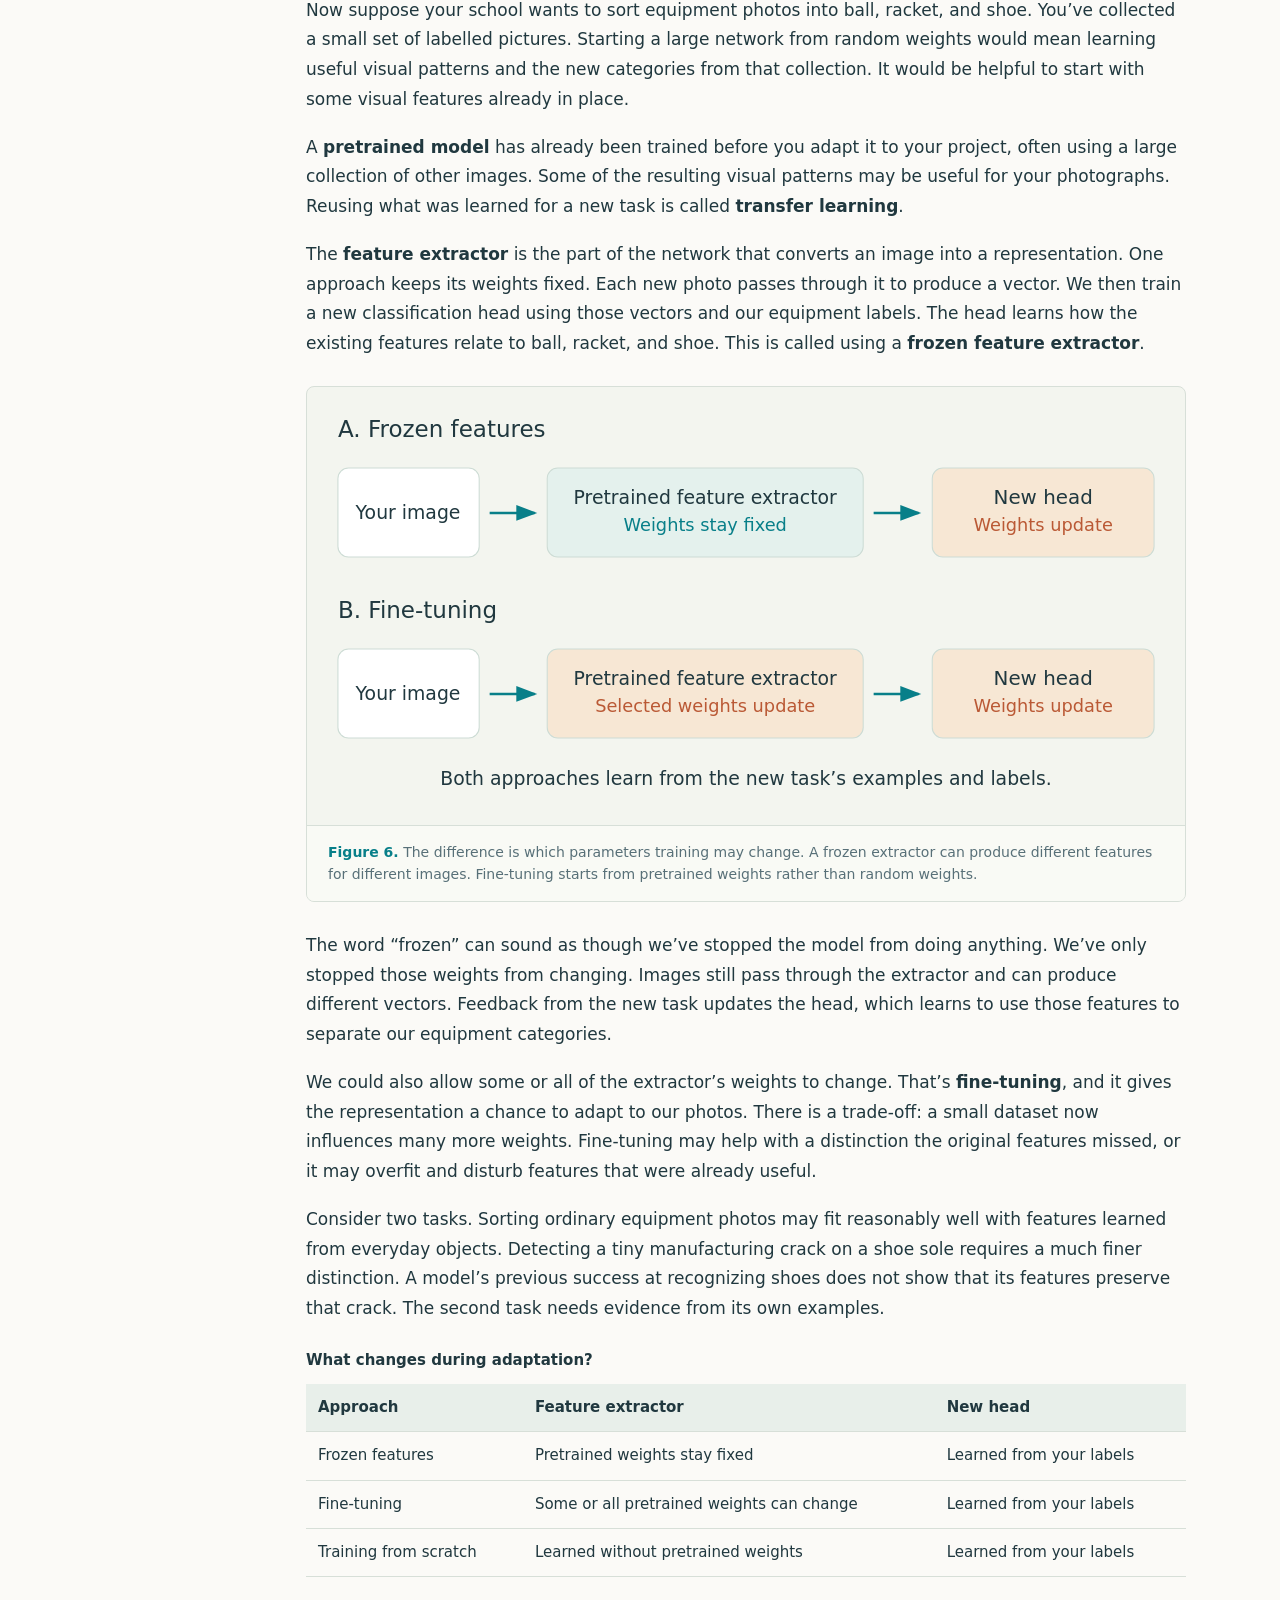
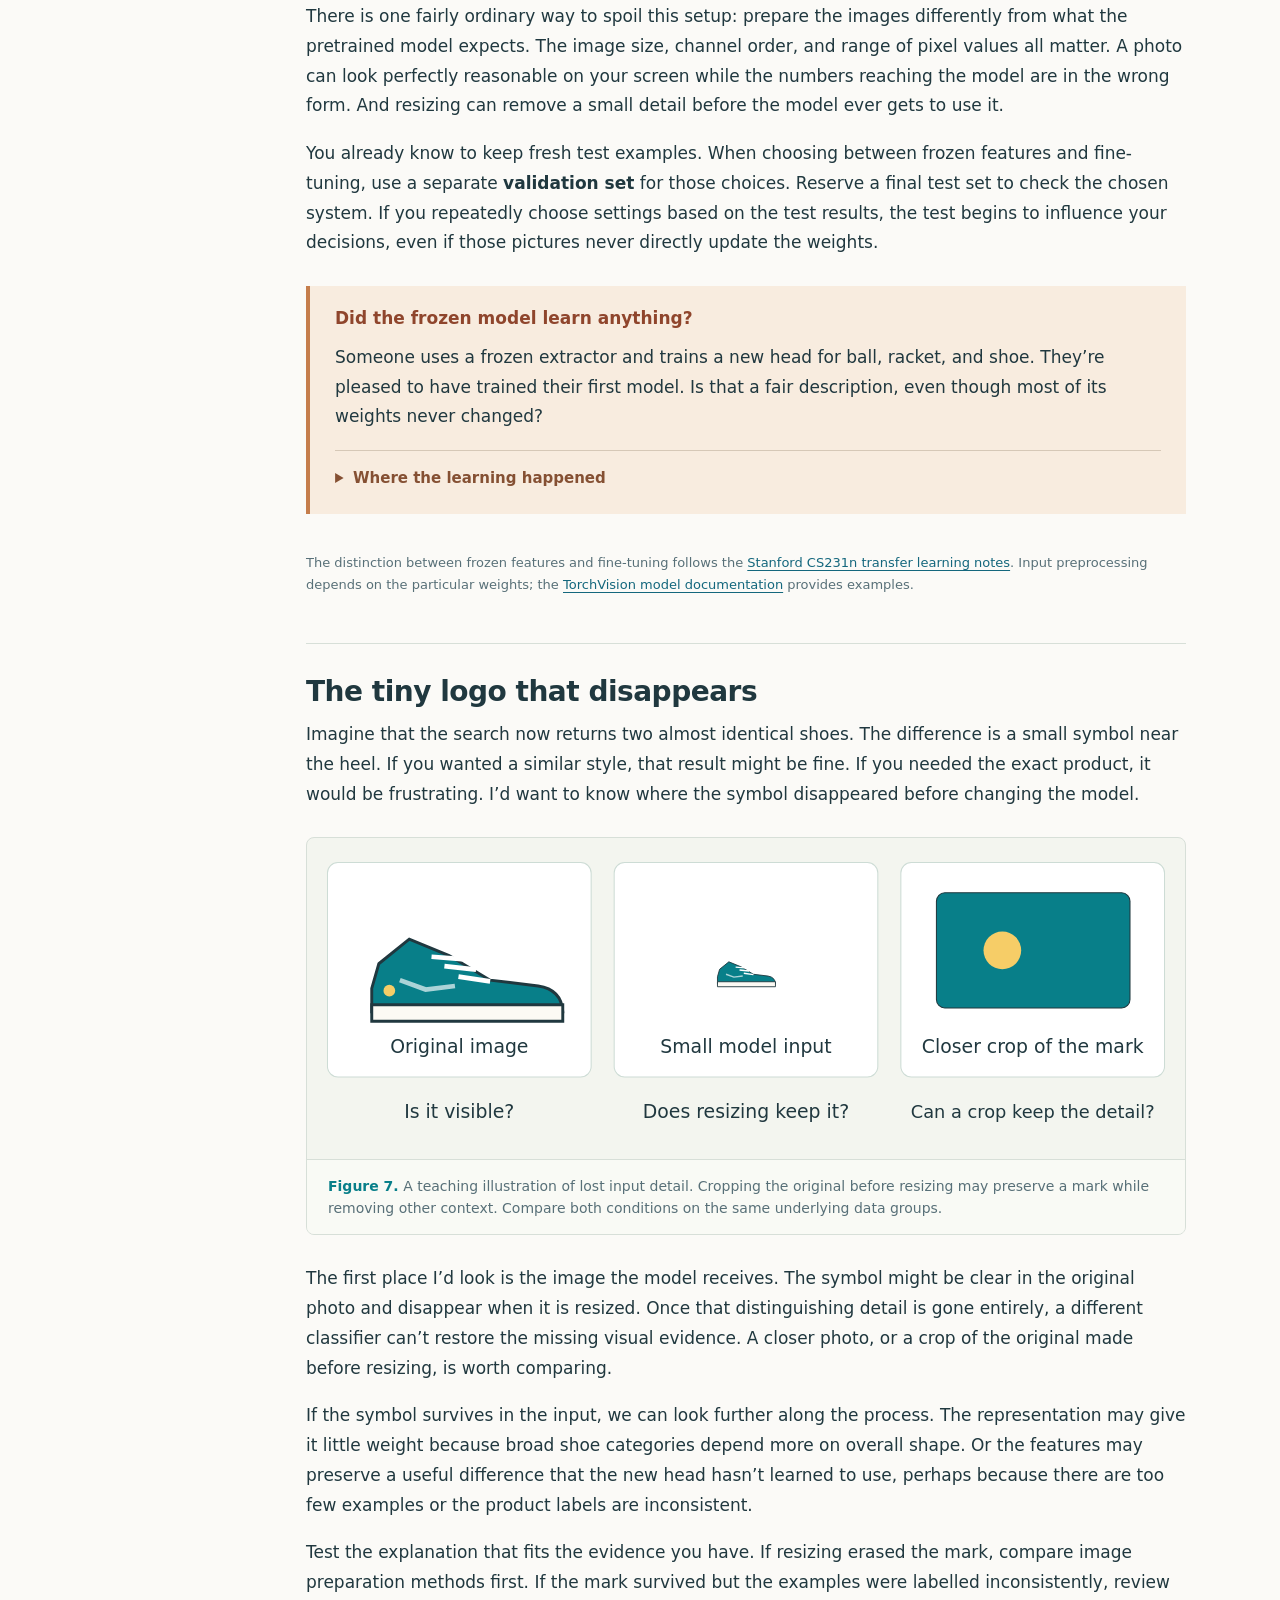
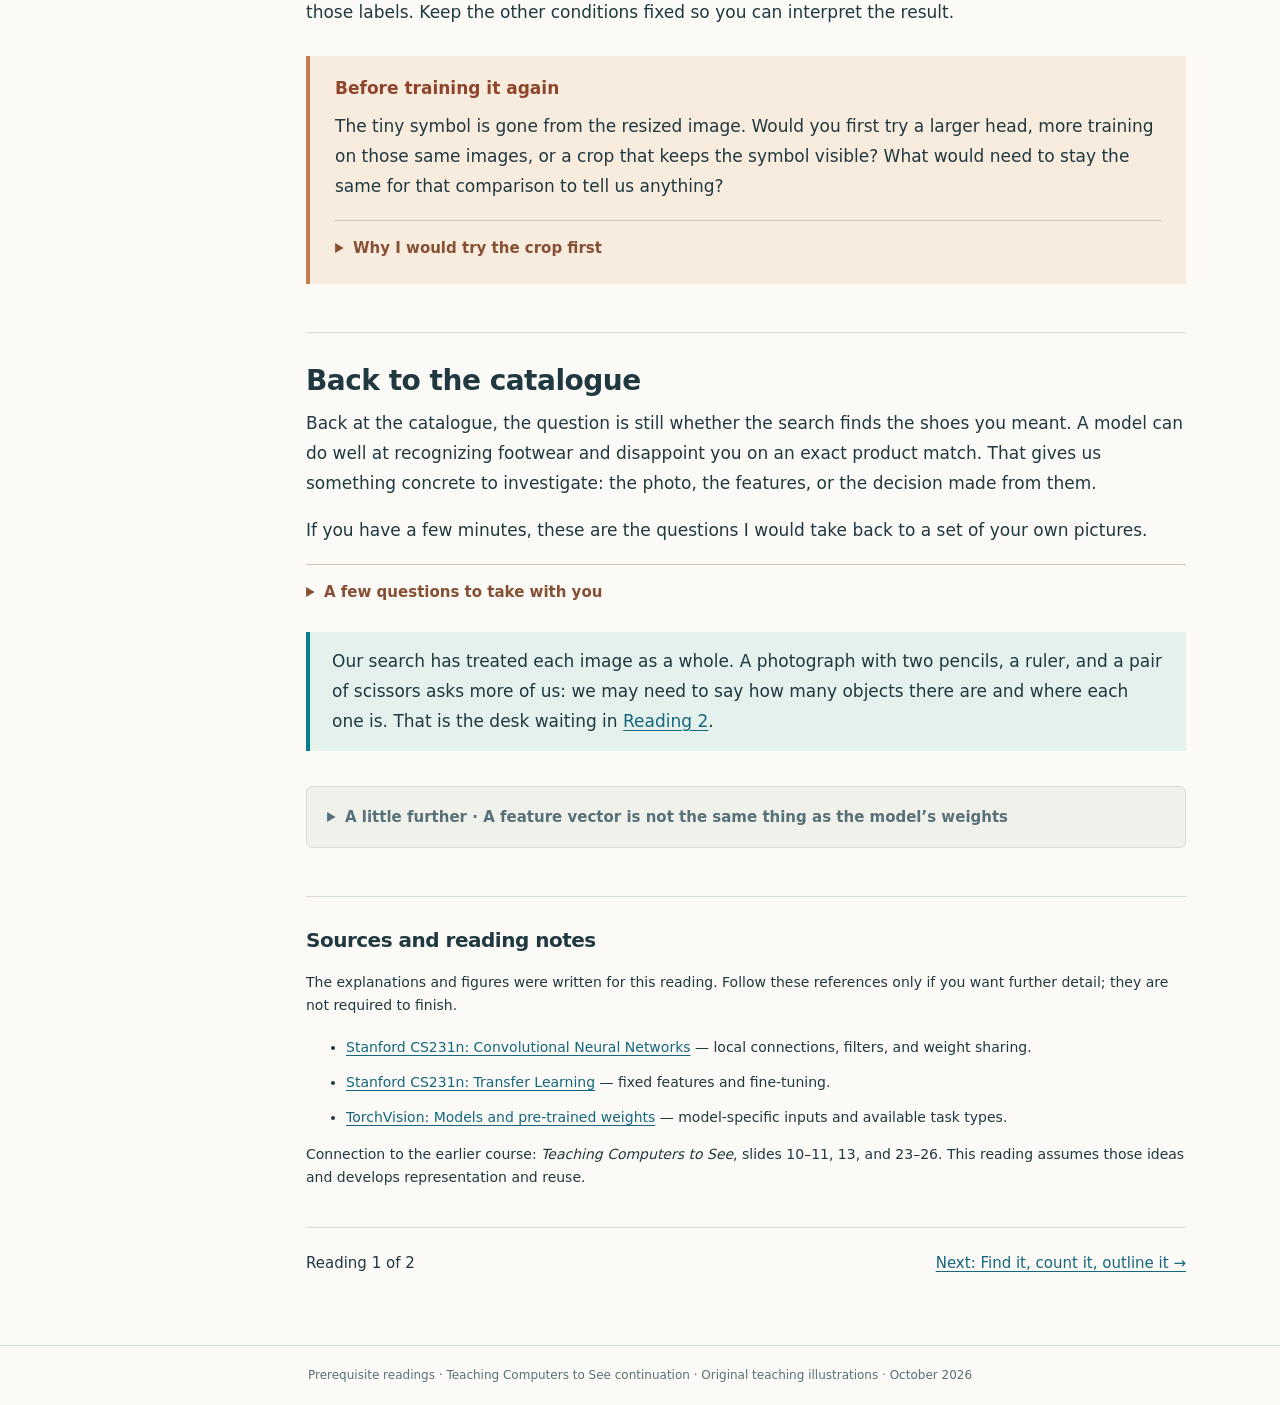
<file: flooding/reading-01-visual-representations.html>
<!doctype html><html lang="en"><head><meta charset="utf-8">
<meta name="robots" content="noindex, nofollow"><meta name="viewport" content="width=device-width,initial-scale=1"><meta name="description" content="A 35–45 minute illustrated prerequisite reading for high-school computer vision projects."><title>What makes two pictures look alike? · CV Reading 1</title><style>
:root{--paper:#fbfaf7;--ink:#20383f;--muted:#587078;--teal:#087f89;--pale:#e4f1ed;--line:#d7dfd8;--orange:#ba5935;--sand:#f8ecdf;--serif:Georgia,"Times New Roman",serif;--sans:Arial,Helvetica,sans-serif}
*{box-sizing:border-box}html{scroll-behavior:smooth;scroll-padding-top:24px}body{margin:0;background:var(--paper);color:var(--ink);font:19px/1.75 var(--serif)}a{color:#14677d;text-underline-offset:3px}a:hover{color:var(--orange)}.topbar{font:14px/1.5 var(--sans);border-bottom:1px solid var(--line);padding:18px 32px;display:flex;justify-content:space-between;gap:24px}.brand{font-weight:700;letter-spacing:1px;color:var(--teal);text-decoration:none}.topbar nav{display:flex;gap:22px}.topbar [aria-current]{font-weight:700;text-decoration-thickness:2px}.layout{display:grid;grid-template-columns:190px minmax(0,880px);gap:48px;max-width:1200px;margin:0 auto;padding:0 28px}.sidebar{font:14px/1.5 var(--sans);padding-top:55px}.sidebar-inner{position:sticky;top:28px}.sidebar strong{font-size:11px;text-transform:uppercase;letter-spacing:1.4px;color:var(--muted)}.sidebar ol{list-style:none;padding:0;margin:16px 0}.sidebar li{margin:0 0 13px}.sidebar a{color:var(--muted);text-decoration:none}.sidebar a:hover{color:var(--teal)}main{min-width:0;padding:48px 0 70px}.hero{padding-bottom:28px;border-bottom:1px solid var(--line);margin-bottom:30px}.eyebrow{font:700 12px/1.5 var(--sans);text-transform:uppercase;letter-spacing:1.8px;color:var(--teal);margin:0 0 18px}h1{font:700 clamp(36px,4.2vw,53px)/1.12 var(--sans);letter-spacing:-1.8px;margin:0 0 20px;max-width:800px}.dek{font:22px/1.5 var(--sans);color:var(--muted);max-width:720px;margin-bottom:20px}.meta{font:14px/1.65 var(--sans);color:var(--muted)}p{margin:0 0 18px}h2{font:700 28px/1.3 var(--sans);letter-spacing:-.5px;margin:0 0 10px}h3{font:700 21px/1.4 var(--sans);margin:26px 0 12px}.section-no{display:block;font:700 12px/1.5 var(--sans);letter-spacing:2px;color:var(--teal);margin-bottom:9px}section{margin-top:48px;padding-top:30px;border-top:1px solid var(--line)}.time{font:13px/1.6 var(--sans);color:var(--muted);margin-bottom:24px}.bridge{background:#f1f2eb;border-left:4px solid #91b7a5;padding:24px 27px;font-size:17px}.bridge h2{font-size:20px;letter-spacing:0;margin-bottom:14px}.bridge p:last-child{margin-bottom:0}.route{display:flex;gap:10px;align-items:center;justify-content:space-between;padding:22px 0;font:14px/1.5 var(--sans);color:var(--teal)}.route b{font-size:22px;font-weight:400;color:#86a69b}.reading-guide{font-size:16px;color:var(--muted)}strong{font-weight:700}figure{margin:27px 0 29px;background:#f3f5ef;border:1px solid var(--line);border-radius:8px;overflow:hidden}.figure-scroll{padding:14px 10px;overflow-x:auto}svg{display:block;width:100%;height:auto;font-family:var(--sans)}figcaption{padding:15px 21px;border-top:1px solid var(--line);font:14px/1.6 var(--sans);color:var(--muted);background:#f9faf5}figcaption span{color:var(--teal);font-weight:700}.pause{border-left:4px solid #c57d4b;background:var(--sand);padding:21px 25px;margin:28px 0;font-size:18px}.pause h3{font-size:17px;margin:0 0 12px;color:#8f452c}.pause p:last-child{margin-bottom:0}details{margin:16px 0 0;padding-top:12px;border-top:1px solid #d6c8b7}summary{cursor:pointer;font:700 15px/1.6 var(--sans);color:#855033;list-style-position:outside;margin-left:18px;padding:3px 0}summary:focus-visible,a:focus-visible{outline:3px solid #cc7a4a;outline-offset:5px}details[open] summary{margin-bottom:14px}details p,details li{font-size:17px}details li{margin-bottom:8px}.source-note{font:13px/1.65 var(--sans);color:var(--muted);padding-top:10px}.comparison{overflow-x:auto;margin:25px 0}table{border-collapse:collapse;width:100%;font:15px/1.55 var(--sans)}caption{text-align:left;font-weight:700;padding-bottom:12px}td,th{text-align:left;vertical-align:top;padding:12px;border-bottom:1px solid var(--line)}th{background:#e8efea}code{font:15px/1.5 Consolas,monospace;background:#eaf0e9;padding:3px 6px;border-radius:3px}.questions{padding-left:25px}.questions li{padding-left:5px;margin:0 0 17px}.answer{background:var(--pale);border:1px solid #b9d7c9;border-radius:6px;padding:16px 22px}.answer summary{color:var(--teal)}.handoff{border-left:4px solid var(--teal);padding:15px 22px;margin-top:25px;background:var(--pale)}.task-card{margin:26px 0;border:1px solid #a8c9bb;border-radius:8px;padding:28px;background:#f2f6ef}.task-card h3{font-size:27px;margin:0 0 24px}.task-card .eyebrow{margin-bottom:8px}.task-card dl{display:grid;grid-template-columns:160px 1fr;gap:16px 22px;margin:0}.task-card dt{font:700 14px/1.6 var(--sans);color:var(--teal)}.task-card dd{font-size:17px;line-height:1.65;margin:0}.optional{margin-top:35px}.optional details{padding:15px 20px;background:#f0f1eb;border:1px solid var(--line);border-radius:6px}.optional summary{color:var(--muted)}.references{font:14px/1.65 var(--sans)}.references h2{font-size:20px;margin-bottom:18px}.references li{margin-bottom:12px}.pager{display:flex;justify-content:space-between;gap:20px;margin-top:38px;padding-top:23px;border-top:1px solid var(--line);font:15px/1.6 var(--sans)}footer{font:12px/1.6 var(--sans);color:var(--muted);text-align:center;border-top:1px solid var(--line);padding:20px}.mobile-note{display:none}.skip{position:absolute;top:-100px;left:20px;background:white;padding:10px;z-index:4}.skip:focus{top:10px}
@media(max-width:1050px){.layout{grid-template-columns:160px minmax(0,1fr);gap:25px;padding:0 22px}.sidebar{font-size:13px}h1{font-size:42px}}
@media(max-width:760px){body{font-size:18px;line-height:1.75}.layout{display:block;padding:0 19px}.sidebar{display:none}.topbar{padding:14px 19px;flex-wrap:wrap;gap:9px}.topbar nav{gap:20px}main{padding-top:31px}h1{font-size:36px;letter-spacing:-1px}h2{font-size:25px}.dek{font-size:20px}.route{flex-wrap:wrap;justify-content:flex-start;gap:8px}.bridge{padding:19px}.pause{padding:18px}.figure-scroll svg{min-width:620px}.mobile-note{display:block;font:12px/1.5 var(--sans);color:var(--muted);margin:0 0 8px}.task-card{padding:20px}.task-card dl{grid-template-columns:1fr;gap:6px}.task-card dd{margin-bottom:12px}.comparison table{min-width:550px}}
@media print{body{background:white;font-size:11pt;line-height:1.5}.topbar,.sidebar,.pager,.skip,.mobile-note{display:none}.layout{display:block;max-width:none;padding:0}main{padding:0}.hero{margin-bottom:18px}h1{font-size:28pt}h2{font-size:19pt}.dek{font-size:14pt}section{margin-top:24px;padding-top:18px}figure,.pause,.task-card{break-inside:avoid}.figure-scroll svg{min-width:0}.figure-scroll{overflow:visible}.time,.meta,.reading-guide,figcaption{font-size:9pt}.pause,details p,details li{font-size:10pt}a{color:inherit}.references{font-size:9pt}}
</style><style id="unified-tokens">
:root{--paper:#fbfaf7;--ink:#20383f;--muted:#587078;--teal:#087f89;--line:#d7dfd8;--orange:#ba5935;
--sans:"Inter","Segoe UI",system-ui,-apple-system,"Helvetica Neue",Arial,sans-serif;--serif:var(--sans);--mono:"SFMono-Regular",Consolas,"Liberation Mono",Menlo,monospace}
body{font-family:var(--sans);background:var(--paper);color:var(--ink)}
</style><style id="unified-reading">
body{font-size:17px;line-height:1.75}
.pause{font-size:17px}details p,details li{font-size:16px}.task-card dd{font-size:16px}
.eyebrow{font-weight:700;font-size:12px;letter-spacing:1.8px}
</style></head><body><a class="skip" href="#main">Skip to reading</a><header class="topbar"><a class="brand" href="reading-01-visual-representations.html">COMPUTER VISION / READINGS</a><nav aria-label="Reading sequence"><a href="index.html">Course home</a><a href="reading-01-visual-representations.html" aria-current="page">Reading 1</a><a href="reading-02-visual-tasks.html" >Reading 2</a></nav></header><div class="layout"><aside class="sidebar"><div class="sidebar-inner"><strong>On this page</strong><ol><li><a href="#similarity">The same shoe, or the same colour?</a></li><li><a href="#description">What would you tell a friend?</a></li><li><a href="#local-patterns">A closer look at a shoelace</a></li><li><a href="#search">Finding the neighbours</a></li><li><a href="#transfer">Starting with features someone has already trained</a></li><li><a href="#limits">The tiny logo that disappears</a></li><li><a href="#exit">Back to the catalogue</a></li><li><a href="#references">Sources and reading notes</a></li></ol></div></aside><main id="main"><article><header class="hero">
<p class="eyebrow">Computer vision · Prerequisite reading 01</p>
<h1>What makes two pictures look alike?</h1>
<p class="dek">A shoe search turns out to be a good way to think about what a vision model keeps, what it loses, and what we can reuse.</p>
<p class="meta">35–45 minutes, with time to explore the figures and questions · No coding required</p>
</header>

<div class="intro">
<p>You find a pair of trainers you like, take a photo, and try to find them online later. The shop had a wooden floor. The catalogue has white backgrounds. Your photo is slightly crooked; the catalogue shoes all face neatly to the left. You still expect the search to work.</p>
<p>That expectation asks quite a lot of a computer. It has to treat some differences as irrelevant while keeping the ones you care about. A change of background should probably be fine. A different sole or a missing logo might mean it has found the wrong shoe.</p>
<p>In <cite>Teaching Computers to See</cite>, we saw a model take a shortcut by relying on background colour. The shoe search brings us back to that problem, but from inside the model: what information does it keep between the pixels and the prediction? That is where a <em>representation</em> comes in.</p>
</div>

<p class="reading-guide">Set aside 35–45 minutes to read, look closely at the figures, and think through the questions along the way. The drawings, scores, and numerical examples are teaching illustrations rather than results from a trained model. Further reading is collected at the end.</p>

<section id="similarity" data-title="The same shoe, or the same colour?" data-minutes="5">
<h2>The same shoe, or the same colour?</h2>
<p>The trainers (or sneakers) below give us a small version of the search problem. One candidate has the right shape in a different colour. The other keeps the colour but changes the design. Before worrying about a model, it helps to notice that we could reasonably want either result.</p>
<p>You might barely notice a shoe moving a little to the right in a photograph. A pixel-by-pixel comparison notices immediately: many locations now contain different colours. Change the background and most of the image may change, even though the shoe itself stays the same.</p>
<figure id="fig-similarity"><div class="figure-scroll" tabindex="0" role="region" aria-label="Figure 1: Similarity depends on the task"><p class="mobile-note">Scroll sideways to view the whole diagram.</p><svg xmlns="http://www.w3.org/2000/svg" viewBox="0 0 820 305" role="img" aria-labelledby="similarity-title similarity-desc"><title id="similarity-title">Similarity depends on the task</title><desc id="similarity-desc">The query is a teal trainer on a warm background. Candidate A has the same trainer shape but is purple on a pale background. Candidate B is a teal boot on the same warm background as the query.</desc><defs><marker id="arrow-similarity" markerWidth="9" markerHeight="9" refX="7" refY="3" orient="auto"><path d="M0,0 L0,6 L8,3 z" fill="#087f89"/></marker></defs><rect x="10" y="10" width="252" height="230" rx="10" fill="#f7e7d4" stroke="#cddcd5" /><rect x="284" y="10" width="252" height="230" rx="10" fill="#e9e9f2" stroke="#cddcd5" /><rect x="558" y="10" width="252" height="230" rx="10" fill="#f7e7d4" stroke="#cddcd5" /><text x="28" y="42" font-size="15" fill="#587078" >QUERY</text><text x="302" y="42" font-size="15" fill="#587078" >CANDIDATE A</text><text x="576" y="42" font-size="15" fill="#587078" >CANDIDATE B</text><g transform="translate(35 52) scale(1.12)"><path d="M17 65 L43 44 L77 58 L112 79 L153 84 Q173 87 174 106 L11 106 L11 86 Z" fill="#087f89" stroke="#20383f" stroke-width="2.5"/><path d="M11 100 L174 100 L174 114 L11 114 Z" fill="#fcfaf4" stroke="#20383f" stroke-width="2.5"/><path d="M62 59 L88 61 M73 67 L100 70 M85 76 L112 80" fill="none" stroke="#fff" stroke-width="4"/><path d="M35 79 L57 87 L82 84" fill="none" stroke="#ffffffa8" stroke-width="4"/></g><g transform="translate(308 52) scale(1.12)"><path d="M17 65 L43 44 L77 58 L112 79 L153 84 Q173 87 174 106 L11 106 L11 86 Z" fill="#7764a4" stroke="#20383f" stroke-width="2.5"/><path d="M11 100 L174 100 L174 114 L11 114 Z" fill="#fcfaf4" stroke="#20383f" stroke-width="2.5"/><path d="M62 59 L88 61 M73 67 L100 70 M85 76 L112 80" fill="none" stroke="#fff" stroke-width="4"/><path d="M35 79 L57 87 L82 84" fill="none" stroke="#ffffffa8" stroke-width="4"/></g><g transform="translate(582 52) scale(1.12)"><path d="M20 15 L78 15 L80 67 Q105 80 151 84 Q170 87 172 108 L12 108 L12 69 Z" fill="#087f89" stroke="#20383f" stroke-width="2.5"/><path d="M11 100 L174 100 L174 126 L11 126 Z" fill="#fcfaf4" stroke="#20383f" stroke-width="2.5"/><path d="M62 59 L88 61 M73 67 L100 70 M85 76 L112 80" fill="none" stroke="#fff" stroke-width="4"/><path d="M35 79 L57 87 L82 84" fill="none" stroke="#ffffffa8" stroke-width="4"/></g><text x="136" y="219" font-size="18" fill="#20383f" text-anchor="middle">Trainer · teal</text><text x="410" y="219" font-size="18" fill="#20383f" text-anchor="middle">Trainer · purple</text><text x="684" y="219" font-size="18" fill="#20383f" text-anchor="middle">Boot · teal</text><text x="410" y="280" font-size="21" fill="#20383f" text-anchor="middle">Choose by design, then choose by colour.</text></svg></div><figcaption><span>Figure 1.</span> Three simplified drawings separate design from colour. Compare the shape of the upper, the sole, and the overall colour scheme before making your choices.</figcaption></figure>
<div class="pause"><h3>Which would you click?</h3><p>Looking at the three drawings, which result would you click for the same <em>shoe design</em>? Would you choose differently if you were matching a <em>colour scheme</em>?</p>
<details><summary>Two reasonable searches</summary><p>Candidate A preserves the shoe’s design, although the colours differ. Candidate B preserves the colours but changes the shape. Both choices can make sense. “Similar” needs a purpose: shopping for a particular model and choosing colours for a poster are different tasks.</p></details></div>
<p>A pixel-by-pixel comparison asks whether colours occur at the same locations. That can help find an almost identical copy of a photograph. It is less useful when the object moves, changes size, or appears against a different background. For shoe search, we need a description that keeps useful details of the shoe while tolerating some changes in how it was photographed.</p>
<p>In your earlier background experiment, a colour rule failed when the backgrounds changed. A shoe-search system faces a related choice: should background colour contribute to its description of the product?</p>
</section>

<section id="description" data-title="What would you tell a friend?" data-minutes="6">
<h2>What would you tell a friend?</h2>
<p>Suppose you’re describing the shoe to a friend who can’t see the photo. You might mention its colour, the thick sole, the low ankle, and the laces. You would probably leave out the shop floor. Your description keeps some information and leaves other information behind. In computer vision, a description used this way is a <strong>representation</strong>. A useful measurement or pattern within it is often called a <strong>feature</strong>.</p>
<p>The pixel grid is a representation too, although a much longer one. Our short description is easier to compare, but “blue, low top, laces” could describe plenty of shoes. If two products differ only in a small logo, that description has already lost the detail we need.</p>
<figure id="fig-cards"><div class="figure-scroll" tabindex="0" role="region" aria-label="Figure 2: Three features can describe a shoe and still miss its identity"><p class="mobile-note">Scroll sideways to view the whole diagram.</p><svg xmlns="http://www.w3.org/2000/svg" viewBox="0 0 820 380" role="img" aria-labelledby="cards-title cards-desc"><title id="cards-title">Three features can describe a shoe and still miss its identity</title><desc id="cards-desc">Two trainers have the same low ankle and thin sole values but different red-colour values. A red boot has a high ankle and thick sole. These are invented measurements.</desc><defs><marker id="arrow-cards" markerWidth="9" markerHeight="9" refX="7" refY="3" orient="auto"><path d="M0,0 L0,6 L8,3 z" fill="#087f89"/></marker></defs><rect x="10" y="12" width="252" height="310" rx="10" fill="#fff" stroke="#cddcd5" /><rect x="284" y="12" width="252" height="310" rx="10" fill="#fff" stroke="#cddcd5" /><rect x="558" y="12" width="252" height="310" rx="10" fill="#fff" stroke="#cddcd5" /><g transform="translate(43 35) scale(1.05)"><path d="M17 65 L43 44 L77 58 L112 79 L153 84 Q173 87 174 106 L11 106 L11 86 Z" fill="#087f89" stroke="#20383f" stroke-width="2.5"/><path d="M11 100 L174 100 L174 114 L11 114 Z" fill="#fcfaf4" stroke="#20383f" stroke-width="2.5"/><path d="M62 59 L88 61 M73 67 L100 70 M85 76 L112 80" fill="none" stroke="#fff" stroke-width="4"/><path d="M35 79 L57 87 L82 84" fill="none" stroke="#ffffffa8" stroke-width="4"/></g><g transform="translate(317 35) scale(1.05)"><path d="M17 65 L43 44 L77 58 L112 79 L153 84 Q173 87 174 106 L11 106 L11 86 Z" fill="#c35b48" stroke="#20383f" stroke-width="2.5"/><path d="M11 100 L174 100 L174 114 L11 114 Z" fill="#fcfaf4" stroke="#20383f" stroke-width="2.5"/><path d="M62 59 L88 61 M73 67 L100 70 M85 76 L112 80" fill="none" stroke="#fff" stroke-width="4"/><path d="M35 79 L57 87 L82 84" fill="none" stroke="#ffffffa8" stroke-width="4"/></g><g transform="translate(591 35) scale(1.05)"><path d="M20 15 L78 15 L80 67 Q105 80 151 84 Q170 87 172 108 L12 108 L12 69 Z" fill="#c35b48" stroke="#20383f" stroke-width="2.5"/><path d="M11 100 L174 100 L174 126 L11 126 Z" fill="#fcfaf4" stroke="#20383f" stroke-width="2.5"/><path d="M62 59 L88 61 M73 67 L100 70 M85 76 L112 80" fill="none" stroke="#fff" stroke-width="4"/><path d="M35 79 L57 87 L82 84" fill="none" stroke="#ffffffa8" stroke-width="4"/></g><text x="136" y="190" font-size="20" fill="#20383f" text-anchor="middle">Teal trainer</text><text x="410" y="190" font-size="20" fill="#20383f" text-anchor="middle">Red trainer</text><text x="684" y="190" font-size="20" fill="#20383f" text-anchor="middle">Red boot</text><text x="136" y="230" font-size="21" fill="#087f89" text-anchor="middle">[0.2, 0.3, 0.1]</text><text x="410" y="230" font-size="21" fill="#087f89" text-anchor="middle">[0.2, 0.3, 0.9]</text><text x="684" y="230" font-size="21" fill="#087f89" text-anchor="middle">[0.9, 0.7, 0.9]</text><text x="136" y="274" font-size="16" fill="#587078" text-anchor="middle">ankle · sole · redness</text><text x="410" y="274" font-size="16" fill="#587078" text-anchor="middle">ankle · sole · redness</text><text x="684" y="274" font-size="16" fill="#587078" text-anchor="middle">ankle · sole · redness</text><text x="410" y="359" font-size="17" fill="#587078" text-anchor="middle">Hand-chosen features; invented values from 0 to 1.</text></svg></div><figcaption><span>Figure 2.</span> A feature vector is an ordered list. These entries have names because we chose them by hand. Learned vectors usually do not have such convenient labels.</figcaption></figure>
<p>A computer can work with the same idea if we write the description as numbers. For these invented shoes, let’s use <code>[ankle height, sole thickness, redness]</code>, each on a scale from 0 to 1. Larger values mean a higher ankle, a thicker sole, or more red in the shoe’s colour. That ordered list is a <strong>feature vector</strong>. The order matters: we need to compare ankle height with ankle height, rather than accidentally comparing it with redness.</p>
<p>Now the program has something to compare. Shoes with similar values can appear near one another in its results. But we still have a choice to make about how much each measurement matters. Give colour a lot of influence and a red boot may end up closer to a red trainer than a blue version of the same trainer.</p>
<p>So far, we’ve chosen the measurements ourselves. A neural network can learn a representation instead. As training adjusts its weights, the network changes how it turns pixels into features. In the supervised learning from the earlier course, those adjustments favour features that help predict the labels. The resulting vector usually isn’t as easy to label as our little shoe description. Information about shape or colour may be spread across many entries.</p>
<div class="pause"><h3>The logo or the background?</h3><p>For an exact shoe match, which details would you keep: the background, the side logo, the direction the shoe faces, or the sole shape? Now imagine you’re choosing something to wear with a red outfit. Does the same description still do the job?</p>
<details><summary>What I would keep</summary><p>For model identification, the logo and sole shape may help distinguish products. Background colour usually should not determine the answer. Left-facing and right-facing views may depict the same model, so we want some tolerance to that change. Colour becomes more useful when matching an outfit. The details that matter depend on the question, and even a useful feature can be hidden or unclear in a particular photo.</p></details></div>
</section>

<section id="local-patterns" data-title="A closer look at a shoelace" data-minutes="7">
<h2>A closer look at a shoelace</h2>
<p>A close-up of a shoe contains a lot of small clues: a lace crossing the fabric, a seam, the edge of the sole. Each affects nearby pixels. A <strong>convolutional neural network</strong>, or CNN, picks up local patterns by applying learned calculations to small regions. Later convolutional layers work on the representations that earlier layers produced.</p>
<p>Picture a small window moving across an image. At each position, a calculation combines the numbers inside the window. A particular set of weights might respond strongly where brightness changes from dark to light in one direction. Another set might respond to a different pattern. The output records how strongly that pattern appears at different locations.</p>
<figure id="fig-patches"><div class="figure-scroll" tabindex="0" role="region" aria-label="Figure 3: A local pattern produces a response map"><p class="mobile-note">Scroll sideways to view the whole diagram.</p><svg xmlns="http://www.w3.org/2000/svg" viewBox="0 0 820 326" role="img" aria-labelledby="patches-title patches-desc"><title id="patches-title">A local pattern produces a response map</title><desc id="patches-desc">A dark-to-light vertical boundary in a pixel grid is examined with a small window. Repeating the same calculation gives a response map with strong values near the boundary.</desc><defs><marker id="arrow-patches" markerWidth="9" markerHeight="9" refX="7" refY="3" orient="auto"><path d="M0,0 L0,6 L8,3 z" fill="#087f89"/></marker></defs><text x="26" y="35" font-size="21" fill="#20383f" >Input patch</text><rect x="27" y="73" width="33" height="33" rx="0" fill="#355867" stroke="#fff" /><rect x="60" y="73" width="33" height="33" rx="0" fill="#355867" stroke="#fff" /><rect x="93" y="73" width="33" height="33" rx="0" fill="#355867" stroke="#fff" /><rect x="126" y="73" width="33" height="33" rx="0" fill="#edf1e9" stroke="#fff" /><rect x="159" y="73" width="33" height="33" rx="0" fill="#edf1e9" stroke="#fff" /><rect x="192" y="73" width="33" height="33" rx="0" fill="#edf1e9" stroke="#fff" /><rect x="27" y="106" width="33" height="33" rx="0" fill="#355867" stroke="#fff" /><rect x="60" y="106" width="33" height="33" rx="0" fill="#355867" stroke="#fff" /><rect x="93" y="106" width="33" height="33" rx="0" fill="#355867" stroke="#fff" /><rect x="126" y="106" width="33" height="33" rx="0" fill="#edf1e9" stroke="#fff" /><rect x="159" y="106" width="33" height="33" rx="0" fill="#edf1e9" stroke="#fff" /><rect x="192" y="106" width="33" height="33" rx="0" fill="#edf1e9" stroke="#fff" /><rect x="27" y="139" width="33" height="33" rx="0" fill="#355867" stroke="#fff" /><rect x="60" y="139" width="33" height="33" rx="0" fill="#355867" stroke="#fff" /><rect x="93" y="139" width="33" height="33" rx="0" fill="#355867" stroke="#fff" /><rect x="126" y="139" width="33" height="33" rx="0" fill="#edf1e9" stroke="#fff" /><rect x="159" y="139" width="33" height="33" rx="0" fill="#edf1e9" stroke="#fff" /><rect x="192" y="139" width="33" height="33" rx="0" fill="#edf1e9" stroke="#fff" /><rect x="27" y="172" width="33" height="33" rx="0" fill="#355867" stroke="#fff" /><rect x="60" y="172" width="33" height="33" rx="0" fill="#355867" stroke="#fff" /><rect x="93" y="172" width="33" height="33" rx="0" fill="#355867" stroke="#fff" /><rect x="126" y="172" width="33" height="33" rx="0" fill="#edf1e9" stroke="#fff" /><rect x="159" y="172" width="33" height="33" rx="0" fill="#edf1e9" stroke="#fff" /><rect x="192" y="172" width="33" height="33" rx="0" fill="#edf1e9" stroke="#fff" /><rect x="27" y="205" width="33" height="33" rx="0" fill="#355867" stroke="#fff" /><rect x="60" y="205" width="33" height="33" rx="0" fill="#355867" stroke="#fff" /><rect x="93" y="205" width="33" height="33" rx="0" fill="#355867" stroke="#fff" /><rect x="126" y="205" width="33" height="33" rx="0" fill="#edf1e9" stroke="#fff" /><rect x="159" y="205" width="33" height="33" rx="0" fill="#edf1e9" stroke="#fff" /><rect x="192" y="205" width="33" height="33" rx="0" fill="#edf1e9" stroke="#fff" /><rect x="27" y="238" width="33" height="33" rx="0" fill="#355867" stroke="#fff" /><rect x="60" y="238" width="33" height="33" rx="0" fill="#355867" stroke="#fff" /><rect x="93" y="238" width="33" height="33" rx="0" fill="#355867" stroke="#fff" /><rect x="126" y="238" width="33" height="33" rx="0" fill="#edf1e9" stroke="#fff" /><rect x="159" y="238" width="33" height="33" rx="0" fill="#edf1e9" stroke="#fff" /><rect x="192" y="238" width="33" height="33" rx="0" fill="#edf1e9" stroke="#fff" /><rect x="92" y="106" width="100" height="100" rx="1" fill="none" stroke="#ba5935" stroke-width="4"/><line x1="243" y1="167" x2="301" y2="167" stroke="#087f89" stroke-width="2.5" marker-end="url(#arrow-patches)"/><rect x="320" y="90" width="205" height="160" rx="10" fill="#e4f1ed" stroke="#cddcd5" /><text x="422" y="127" font-size="19" fill="#20383f" text-anchor="middle">One set of weights</text><text x="422" y="162" font-size="18" fill="#20383f" text-anchor="middle">Look for a local</text><text x="422" y="188" font-size="18" fill="#20383f" text-anchor="middle">dark → light change</text><text x="422" y="222" font-size="15" fill="#587078" text-anchor="middle">Reuse at each position</text><line x1="532" y1="167" x2="575" y2="167" stroke="#087f89" stroke-width="2.5" marker-end="url(#arrow-patches)"/><text x="588" y="35" font-size="21" fill="#20383f" >Response map</text><rect x="588" y="91" width="42" height="42" rx="2" fill="#e8f0eb" stroke="#fff" /><rect x="632" y="91" width="42" height="42" rx="2" fill="#087f89" stroke="#fff" /><rect x="676" y="91" width="42" height="42" rx="2" fill="#a9d3cb" stroke="#fff" /><rect x="720" y="91" width="42" height="42" rx="2" fill="#e8f0eb" stroke="#fff" /><rect x="588" y="135" width="42" height="42" rx="2" fill="#e8f0eb" stroke="#fff" /><rect x="632" y="135" width="42" height="42" rx="2" fill="#087f89" stroke="#fff" /><rect x="676" y="135" width="42" height="42" rx="2" fill="#a9d3cb" stroke="#fff" /><rect x="720" y="135" width="42" height="42" rx="2" fill="#e8f0eb" stroke="#fff" /><rect x="588" y="179" width="42" height="42" rx="2" fill="#e8f0eb" stroke="#fff" /><rect x="632" y="179" width="42" height="42" rx="2" fill="#087f89" stroke="#fff" /><rect x="676" y="179" width="42" height="42" rx="2" fill="#a9d3cb" stroke="#fff" /><rect x="720" y="179" width="42" height="42" rx="2" fill="#e8f0eb" stroke="#fff" /><rect x="588" y="223" width="42" height="42" rx="2" fill="#e8f0eb" stroke="#fff" /><rect x="632" y="223" width="42" height="42" rx="2" fill="#087f89" stroke="#fff" /><rect x="676" y="223" width="42" height="42" rx="2" fill="#a9d3cb" stroke="#fff" /><rect x="720" y="223" width="42" height="42" rx="2" fill="#e8f0eb" stroke="#fff" /><text x="588" y="297" font-size="17" fill="#087f89" >Darker = stronger</text></svg></div><figcaption><span>Figure 3.</span> An illustrative vertical-edge response, not a recorded neural-network activation. The same local calculation is reused across the input. A strong response supplies a clue, not an object label.</figcaption></figure>
<p>The weights for that local calculation form a <strong>filter</strong>. We can use the same filter all over the image. A stripe doesn’t need an entirely different set of weights because it appears in the bottom-right corner instead of the top-left. This reuse is called <strong>weight sharing</strong>. Collect the responses into a grid and you have a <strong>feature map</strong>. A layer usually produces several maps, each recording a different response.</p>
<p>Figure 3 uses a hand-designed dark-to-light pattern so that you can follow the calculation’s purpose. In a trained CNN, filters are generally learned from examples. They do not come with instructions that say “find the shoelace.” Also, a strong response is not a complete object prediction. A light-dark boundary could belong to a shoe, a table, or the edge of a piece of paper.</p>
<p>Later layers combine information from earlier maps. After several layers, an output can depend on a larger region of the original image. A small patch may reveal a stripe; a larger region may distinguish that stripe as part of a sole. Networks also use operations that change map sizes and transform their values.</p>
<figure id="fig-hierarchy"><div class="figure-scroll" tabindex="0" role="region" aria-label="Figure 4: Later calculations can use wider context"><p class="mobile-note">Scroll sideways to view the whole diagram.</p><svg xmlns="http://www.w3.org/2000/svg" viewBox="0 0 820 306" role="img" aria-labelledby="hierarchy-title hierarchy-desc"><title id="hierarchy-title">Later calculations can use wider context</title><desc id="hierarchy-desc">Three panels show a short diagonal line, several line patterns, and a whole shoe. Arrows indicate that later representations combine earlier information. The panels do not assign fixed meanings to real network layers.</desc><defs><marker id="arrow-hierarchy" markerWidth="9" markerHeight="9" refX="7" refY="3" orient="auto"><path d="M0,0 L0,6 L8,3 z" fill="#087f89"/></marker></defs><rect x="10" y="15" width="238" height="220" rx="10" fill="#fff" stroke="#cddcd5" /><rect x="291" y="15" width="238" height="220" rx="10" fill="#fff" stroke="#cddcd5" /><rect x="572" y="15" width="238" height="220" rx="10" fill="#fff" stroke="#cddcd5" /><line x1="72" y1="143" x2="177" y2="80" stroke="#087f89" stroke-width="12" /><line x1="337" y1="77" x2="481" y2="97" stroke="#087f89" stroke-width="7" /><line x1="337" y1="107" x2="481" y2="127" stroke="#087f89" stroke-width="7" /><line x1="337" y1="137" x2="481" y2="157" stroke="#087f89" stroke-width="7" /><g transform="translate(597 42) scale(1.08)"><path d="M17 65 L43 44 L77 58 L112 79 L153 84 Q173 87 174 106 L11 106 L11 86 Z" fill="#087f89" stroke="#20383f" stroke-width="2.5"/><path d="M11 100 L174 100 L174 114 L11 114 Z" fill="#fcfaf4" stroke="#20383f" stroke-width="2.5"/><path d="M62 59 L88 61 M73 67 L100 70 M85 76 L112 80" fill="none" stroke="#fff" stroke-width="4"/><path d="M35 79 L57 87 L82 84" fill="none" stroke="#ffffffa8" stroke-width="4"/></g><line x1="255" y1="119" x2="282" y2="119" stroke="#087f89" stroke-width="2.5" marker-end="url(#arrow-hierarchy)"/><line x1="536" y1="119" x2="563" y2="119" stroke="#087f89" stroke-width="2.5" marker-end="url(#arrow-hierarchy)"/><text x="129" y="211" font-size="17" fill="#20383f" text-anchor="middle">A small neighbourhood</text><text x="410" y="211" font-size="17" fill="#20383f" text-anchor="middle">Combinations of patterns</text><text x="691" y="211" font-size="17" fill="#20383f" text-anchor="middle">A wider region</text><text x="410" y="279" font-size="19" fill="#20383f" text-anchor="middle">More context can help distinguish a shoe stripe from a road stripe.</text></svg></div><figcaption><span>Figure 4.</span> A sketch of increasing context. Actual learned features need not correspond to named edges, textures, or parts, and the illustrated shoe is not a visualization of a real feature map.</figcaption></figure>
<p>You may have seen neural networks drawn as “edges, then textures, then parts.” That picture helps explain how the available context grows. Real features can be harder to name, and a layer doesn’t have to perform one tidy, human-readable job. Two trained networks may arrive at quite different internal representations.</p>
<p>Weight sharing also does not make a model immune to every change. Rotating a shoe, hiding its logo, or shrinking it until the laces disappear can still alter the features. The generalization problems from your first lessons remain. A model’s design, or architecture, and its training data both affect which changes it handles well.</p>
<div class="pause"><h3>The same stripe in two places</h3><p>A filter responds strongly to a white stripe on a trainer and to one painted on a road. That sounds unhelpful at first. Could the response still be useful once a later layer sees the surroundings?</p>
<details><summary>What the surrounding pixels add</summary><p>A local filter can supply a useful clue without identifying the whole object. The surrounding patterns may include laces, a curved sole, road texture, or lane markings. A later calculation can combine those clues over a larger region. Whether the trained network does this successfully still needs to be tested.</p></details></div>
<p class="source-note">For the technical background to local connections, shared weights, and feature maps, see the <a href="https://cs231n.github.io/convolutional-networks/">Stanford CS231n notes on CNNs</a>. You do not need the equations to continue.</p>
</section>

<section id="search" data-title="Finding the neighbours" data-minutes="7">
<h2>Finding the neighbours</h2>
<p>We can now return to the catalogue with a more useful way to compare pictures. Suppose a trained network gives us a feature vector for each image. We save the catalogue vectors, run your photo through the same network, and look for the closest saved vectors. The lists may contain hundreds of numbers, but the search follows the same idea as comparing our three-number shoe descriptions.</p>
<p>Finding close vectors is called <strong>nearest-neighbour search</strong>. There are several ways to measure closeness. For this reading, imagine comparing differences between the corresponding entries in two lists. We do not need to choose a particular distance formula to understand why the representation affects the results.</p>
<figure id="fig-map"><div class="figure-scroll" tabindex="0" role="region" aria-label="Figure 5: Nearest neighbours in a two-feature teaching space"><p class="mobile-note">Scroll sideways to view the whole diagram.</p><svg xmlns="http://www.w3.org/2000/svg" viewBox="0 0 820 365" role="img" aria-labelledby="map-title map-desc"><title id="map-title">Nearest neighbours in a two-feature teaching space</title><desc id="map-desc">A query lies near two trainers with low ankle height and thin soles. A sandal and a boot occupy different parts of a two-dimensional map. Coordinates are invented named measurements, not a projection of learned embeddings.</desc><defs><marker id="arrow-map" markerWidth="9" markerHeight="9" refX="7" refY="3" orient="auto"><path d="M0,0 L0,6 L8,3 z" fill="#087f89"/></marker></defs><rect x="10" y="10" width="800" height="335" rx="10" fill="#fff" stroke="#cddcd5" /><line x1="98" y1="287" x2="730" y2="287" stroke="#587078" stroke-width="2" /><line x1="98" y1="287" x2="98" y2="45" stroke="#587078" stroke-width="2" /><text x="430" y="326" font-size="18" fill="#587078" >Sole thickness →</text><text x="114" y="46" font-size="18" fill="#587078" >Ankle height ↑</text><rect x="162" y="193" width="180" height="70" rx="30" fill="#e4f1ed" stroke="none" /><circle cx="239" cy="224" r="11" fill="#ba5935"/><circle cx="190" cy="240" r="8" fill="#087f89"/><circle cx="310" cy="219" r="8" fill="#087f89"/><circle cx="142" cy="271" r="8" fill="#7764a4"/><circle cx="631" cy="81" r="8" fill="#087f89"/><text x="211" y="186" font-size="18" fill="#ba5935" >Query</text><text x="113" y="222" font-size="16" fill="#20383f" >Trainer A</text><text x="327" y="225" font-size="16" fill="#20383f" >Trainer B</text><text x="118" y="306" font-size="15" fill="#20383f" >Sandal</text><text x="648" y="87" font-size="18" fill="#20383f" >Boot</text><line x1="239" y1="224" x2="190" y2="240" stroke="#087f89" stroke-width="1" stroke-dasharray="5 4"/><line x1="239" y1="224" x2="310" y2="219" stroke="#087f89" stroke-width="1" stroke-dasharray="5 4"/></svg></div><figcaption><span>Figure 5.</span> An invented space with two hand-chosen features. The query’s neighbours are found by comparing vector values. A two-dimensional display of real high-dimensional embeddings can distort distances.</figcaption></figure>
<p>Figure 5 is a small, invented map with two named axes. It shows how closeness might work when there are only two measurements. A real learned vector usually has far more entries, or dimensions. To display such vectors on a screen, we often reduce them to two dimensions, and that reduction can distort distances. Seeing two dots close together on a display does not establish that their original vectors are close under the distance measure used for retrieval.</p>
<p>These vectors are also often called <strong>embeddings</strong>: they let us place images in a space where we can compare relationships. We still need to ask what kind of similarity the space captures. A model that separates shoes from cups may put two shoes close together while overlooking the tiny mark that gives them different product codes.</p>
<p>Image search and classification can use the same representation but produce different outputs. Search returns nearby catalogue images. A classifier takes the representation and predicts a category such as “trainer,” “boot,” or “sandal.” The final part that maps features to the task’s output is often called a <strong>head</strong>.</p>
<p>In your earlier course, the model returned scores for cat, cup, and rocket. Those scores are already tied to a particular label set. Features from before that final prediction can contain information useful for another task. A system that outputs only three category scores has discarded many distinctions that a richer internal representation might still contain.</p>
<div class="pause"><h3>A suspiciously red set of results</h3><p>Your first five results are a red boot, a red sandal, and three red trainers. You wanted the same design in any colour. Before blaming the model, how could we compare the same shoe in two colours with two different shoes in the same colour?</p>
<details><summary>A comparison worth trying</summary><p>The result suggests that colour may have too much influence for your task. It does not establish the cause by itself. Compare the returned distances or rankings for the two controlled pairs. Also inspect the catalogue: if it contains only red footwear, the retrieval cannot reveal whether the representation handles other colours. Keep the query and candidate set fixed when comparing representations.</p></details></div>
</section>

<section id="transfer" data-title="Starting with features someone has already trained" data-minutes="8">
<h2>Starting with features someone has already trained</h2>
<p>Now suppose your school wants to sort equipment photos into ball, racket, and shoe. You’ve collected a small set of labelled pictures. Starting a large network from random weights would mean learning useful visual patterns and the new categories from that collection. It would be helpful to start with some visual features already in place.</p>
<p>A <strong>pretrained model</strong> has already been trained before you adapt it to your project, often using a large collection of other images. Some of the resulting visual patterns may be useful for your photographs. Reusing what was learned for a new task is called <strong>transfer learning</strong>.</p>
<p>The <strong>feature extractor</strong> is the part of the network that converts an image into a representation. One approach keeps its weights fixed. Each new photo passes through it to produce a vector. We then train a new classification head using those vectors and our equipment labels. The head learns how the existing features relate to ball, racket, and shoe. This is called using a <strong>frozen feature extractor</strong>.</p>
<figure id="fig-transfer"><div class="figure-scroll" tabindex="0" role="region" aria-label="Figure 6: Frozen features and fine-tuning update different weights"><p class="mobile-note">Scroll sideways to view the whole diagram.</p><svg xmlns="http://www.w3.org/2000/svg" viewBox="0 0 820 392" role="img" aria-labelledby="transfer-title transfer-desc"><title id="transfer-title">Frozen features and fine-tuning update different weights</title><desc id="transfer-desc">Both training approaches process an image through a pretrained feature extractor and a new head. With frozen features only the head updates. With fine-tuning some or all extractor weights also update.</desc><defs><marker id="arrow-transfer" markerWidth="9" markerHeight="9" refX="7" refY="3" orient="auto"><path d="M0,0 L0,6 L8,3 z" fill="#087f89"/></marker></defs><text x="20" y="34" font-size="22" fill="#20383f" >A. Frozen features</text><rect x="20" y="64" width="135" height="85" rx="10" fill="#fff" stroke="#cddcd5" /><text x="87" y="113" font-size="18" fill="#20383f" text-anchor="middle">Your image</text><line x1="165" y1="107" x2="208" y2="107" stroke="#087f89" stroke-width="2.5" marker-end="url(#arrow-transfer)"/><rect x="220" y="64" width="302" height="85" rx="10" fill="#e4f1ed" stroke="#cddcd5" /><text x="371" y="98" font-size="18" fill="#20383f" text-anchor="middle">Pretrained feature extractor</text><text x="371" y="124" font-size="17" fill="#087f89" text-anchor="middle">Weights stay fixed</text><line x1="532" y1="107" x2="575" y2="107" stroke="#087f89" stroke-width="2.5" marker-end="url(#arrow-transfer)"/><rect x="588" y="64" width="212" height="85" rx="10" fill="#f7e7d4" stroke="#cddcd5" /><text x="694" y="98" font-size="19" fill="#20383f" text-anchor="middle">New head</text><text x="694" y="124" font-size="17" fill="#ba5935" text-anchor="middle">Weights update</text><text x="20" y="207" font-size="22" fill="#20383f" >B. Fine-tuning</text><rect x="20" y="237" width="135" height="85" rx="10" fill="#fff" stroke="#cddcd5" /><text x="87" y="286" font-size="18" fill="#20383f" text-anchor="middle">Your image</text><line x1="165" y1="280" x2="208" y2="280" stroke="#087f89" stroke-width="2.5" marker-end="url(#arrow-transfer)"/><rect x="220" y="237" width="302" height="85" rx="10" fill="#f7e7d4" stroke="#cddcd5" /><text x="371" y="271" font-size="18" fill="#20383f" text-anchor="middle">Pretrained feature extractor</text><text x="371" y="297" font-size="17" fill="#ba5935" text-anchor="middle">Selected weights update</text><line x1="532" y1="280" x2="575" y2="280" stroke="#087f89" stroke-width="2.5" marker-end="url(#arrow-transfer)"/><rect x="588" y="237" width="212" height="85" rx="10" fill="#f7e7d4" stroke="#cddcd5" /><text x="694" y="271" font-size="19" fill="#20383f" text-anchor="middle">New head</text><text x="694" y="297" font-size="17" fill="#ba5935" text-anchor="middle">Weights update</text><text x="410" y="367" font-size="18" fill="#20383f" text-anchor="middle">Both approaches learn from the new task’s examples and labels.</text></svg></div><figcaption><span>Figure 6.</span> The difference is which parameters training may change. A frozen extractor can produce different features for different images. Fine-tuning starts from pretrained weights rather than random weights.</figcaption></figure>
<p>The word “frozen” can sound as though we’ve stopped the model from doing anything. We’ve only stopped those weights from changing. Images still pass through the extractor and can produce different vectors. Feedback from the new task updates the head, which learns to use those features to separate our equipment categories.</p>
<p>We could also allow some or all of the extractor’s weights to change. That’s <strong>fine-tuning</strong>, and it gives the representation a chance to adapt to our photos. There is a trade-off: a small dataset now influences many more weights. Fine-tuning may help with a distinction the original features missed, or it may overfit and disturb features that were already useful.</p>
<p>Consider two tasks. Sorting ordinary equipment photos may fit reasonably well with features learned from everyday objects. Detecting a tiny manufacturing crack on a shoe sole requires a much finer distinction. A model’s previous success at recognizing shoes does not show that its features preserve that crack. The second task needs evidence from its own examples.</p>
<div class="comparison"><table><caption>What changes during adaptation?</caption><thead><tr><th>Approach</th><th>Feature extractor</th><th>New head</th></tr></thead><tbody><tr><td>Frozen features</td><td>Pretrained weights stay fixed</td><td>Learned from your labels</td></tr><tr><td>Fine-tuning</td><td>Some or all pretrained weights can change</td><td>Learned from your labels</td></tr><tr><td>Training from scratch</td><td>Learned without pretrained weights</td><td>Learned from your labels</td></tr></tbody></table></div>
<p>There is one fairly ordinary way to spoil this setup: prepare the images differently from what the pretrained model expects. The image size, channel order, and range of pixel values all matter. A photo can look perfectly reasonable on your screen while the numbers reaching the model are in the wrong form. And resizing can remove a small detail before the model ever gets to use it.</p>
<p>You already know to keep fresh test examples. When choosing between frozen features and fine-tuning, use a separate <strong>validation set</strong> for those choices. Reserve a final test set to check the chosen system. If you repeatedly choose settings based on the test results, the test begins to influence your decisions, even if those pictures never directly update the weights.</p>
<div class="pause"><h3>Did the frozen model learn anything?</h3><p>Someone uses a frozen extractor and trains a new head for ball, racket, and shoe. They’re pleased to have trained their first model. Is that a fair description, even though most of its weights never changed?</p>
<details><summary>Where the learning happened</summary><p>Learning happened in the new head. The extractor remained fixed. With fine-tuning, the head and the selected extractor weights could change. Both count as training; the difference is which parts are allowed to adapt. Neither method removes the need to evaluate on fresh images.</p></details></div>
<p class="source-note">The distinction between frozen features and fine-tuning follows the <a href="https://cs231n.github.io/transfer-learning/">Stanford CS231n transfer learning notes</a>. Input preprocessing depends on the particular weights; the <a href="https://docs.pytorch.org/vision/stable/models.html">TorchVision model documentation</a> provides examples.</p>
</section>

<section id="limits" data-title="The tiny logo that disappears" data-minutes="4">
<h2>The tiny logo that disappears</h2>
<p>Imagine that the search now returns two almost identical shoes. The difference is a small symbol near the heel. If you wanted a similar style, that result might be fine. If you needed the exact product, it would be frustrating. I’d want to know where the symbol disappeared before changing the model.</p>
<figure id="fig-detail"><div class="figure-scroll" tabindex="0" role="region" aria-label="Figure 7: Find where a small detail disappears"><p class="mobile-note">Scroll sideways to view the whole diagram.</p><svg xmlns="http://www.w3.org/2000/svg" viewBox="0 0 820 280" role="img" aria-labelledby="detail-title detail-desc"><title id="detail-title">Find where a small detail disappears</title><desc id="detail-desc">A tiny yellow mark on a shoe can be lost when an image is reduced. Cropping the original image before resizing can preserve it. The panels compare the original, a small model input, and a closer crop.</desc><defs><marker id="arrow-detail" markerWidth="9" markerHeight="9" refX="7" refY="3" orient="auto"><path d="M0,0 L0,6 L8,3 z" fill="#087f89"/></marker></defs><rect x="10" y="10" width="252" height="205" rx="10" fill="#fff" stroke="#cddcd5" /><g transform="translate(40 34) scale(1.12)"><path d="M17 65 L43 44 L77 58 L112 79 L153 84 Q173 87 174 106 L11 106 L11 86 Z" fill="#087f89" stroke="#20383f" stroke-width="2.5"/><path d="M11 100 L174 100 L174 114 L11 114 Z" fill="#fcfaf4" stroke="#20383f" stroke-width="2.5"/><path d="M62 59 L88 61 M73 67 L100 70 M85 76 L112 80" fill="none" stroke="#fff" stroke-width="4"/><path d="M35 79 L57 87 L82 84" fill="none" stroke="#ffffffa8" stroke-width="4"/><circle cx="26" cy="88" r="5" fill="#f6cd67"/></g><text x="136" y="192" font-size="18" fill="#20383f" text-anchor="middle">Original image</text><rect x="284" y="10" width="252" height="205" rx="10" fill="#fff" stroke="#cddcd5" /><g transform="translate(379 90) scale(0.34)"><path d="M17 65 L43 44 L77 58 L112 79 L153 84 Q173 87 174 106 L11 106 L11 86 Z" fill="#087f89" stroke="#20383f" stroke-width="2.5"/><path d="M11 100 L174 100 L174 114 L11 114 Z" fill="#fcfaf4" stroke="#20383f" stroke-width="2.5"/><path d="M62 59 L88 61 M73 67 L100 70 M85 76 L112 80" fill="none" stroke="#fff" stroke-width="4"/><path d="M35 79 L57 87 L82 84" fill="none" stroke="#ffffffa8" stroke-width="4"/></g><text x="410" y="192" font-size="18" fill="#20383f" text-anchor="middle">Small model input</text><rect x="558" y="10" width="252" height="205" rx="10" fill="#fff" stroke="#cddcd5" /><rect x="592" y="39" width="185" height="110" rx="8" fill="#087f89" stroke="#20383f" /><circle cx="655" cy="94" r="18" fill="#f6cd67"/><text x="684" y="192" font-size="18" fill="#20383f" text-anchor="middle">Closer crop of the mark</text><text x="136" y="254" font-size="18" fill="#20383f" text-anchor="middle">Is it visible?</text><text x="410" y="254" font-size="18" fill="#20383f" text-anchor="middle">Does resizing keep it?</text><text x="684" y="254" font-size="17" fill="#20383f" text-anchor="middle">Can a crop keep the detail?</text></svg></div><figcaption><span>Figure 7.</span> A teaching illustration of lost input detail. Cropping the original before resizing may preserve a mark while removing other context. Compare both conditions on the same underlying data groups.</figcaption></figure>
<p>The first place I’d look is the image the model receives. The symbol might be clear in the original photo and disappear when it is resized. Once that distinguishing detail is gone entirely, a different classifier can’t restore the missing visual evidence. A closer photo, or a crop of the original made before resizing, is worth comparing.</p>
<p>If the symbol survives in the input, we can look further along the process. The representation may give it little weight because broad shoe categories depend more on overall shape. Or the features may preserve a useful difference that the new head hasn’t learned to use, perhaps because there are too few examples or the product labels are inconsistent.</p>
<p>Test the explanation that fits the evidence you have. If resizing erased the mark, compare image preparation methods first. If the mark survived but the examples were labelled inconsistently, review those labels. Keep the other conditions fixed so you can interpret the result.</p>
<div class="pause"><h3>Before training it again</h3><p>The tiny symbol is gone from the resized image. Would you first try a larger head, more training on those same images, or a crop that keeps the symbol visible? What would need to stay the same for that comparison to tell us anything?</p>
<details><summary>Why I would try the crop first</summary><p>Crop the original image before resizing it for the model. This addresses the observed loss of visual evidence. Use the same underlying train, validation, and test groups for both conditions; make the crop procedure consistent and keep the training choices fixed. Check that the cropped inputs preserve the mark. A crop may remove other useful context, so an improvement still needs to be measured.</p></details></div>
</section>

<section id="exit" data-title="Back to the catalogue" data-minutes="3">
<h2>Back to the catalogue</h2>
<p>Back at the catalogue, the question is still whether the search finds the shoes you meant. A model can do well at recognizing footwear and disappoint you on an exact product match. That gives us something concrete to investigate: the photo, the features, or the decision made from them.</p><p>If you have a few minutes, these are the questions I would take back to a set of your own pictures.</p><details class="reflection"><summary>A few questions to take with you</summary>
<ol class="questions"><li>A catalogue needs exact product matches. Why might a feature vector that separates shoes from cups still be inadequate?</li><li>How does freezing a feature extractor differ from fine-tuning it?</li><li>A two-dimensional plot shows two images close together. What should you avoid concluding from that picture alone?</li><li>Your model confuses two objects. Give one possible problem with the input, and one with the representation.</li></ol>
<details class="answer"><summary>Some notes on those questions</summary><ol><li>Broad category features may overlook the small differences between products. The needed distinction must survive in the representation.</li><li>Freezing keeps the extractor’s weights unchanged while a new head learns. Fine-tuning also updates some or all of the extractor’s weights.</li><li>A projection can distort distances, and visual proximity does not establish that the representation suits the task.</li><li>An input problem could be a blurred or missing mark. A representation problem could be failing to preserve that mark even when it is visible. These call for different experiments.</li></ol></details>
</details><p class="handoff">Our search has treated each image as a whole. A photograph with two pencils, a ruler, and a pair of scissors asks more of us: we may need to say how many objects there are and where each one is. That is the desk waiting in <a href="reading-02-visual-tasks.html">Reading 2</a>.</p>
</section>

<aside class="optional"><details><summary>A little further · A feature vector is not the same thing as the model’s weights</summary><p>The weights are the parameters used to process an input. With a frozen model, those parameters stay the same as you pass in different images. The feature vector is an output of that processing, so it can change from image to image without a weight update. Training adjusts parameters; extracting features computes a representation using the current parameters.</p><p>CNNs are one family of visual models. Other families, including vision transformers, construct image representations differently. The questions in this reading still apply: which information survives, how is the representation used, and can it transfer to the new task?</p></details></aside>

<section class="references" id="references" data-title="Sources and reading notes"><h2>Sources and reading notes</h2><p>The explanations and figures were written for this reading. Follow these references only if you want further detail; they are not required to finish.</p><ul><li><a href="https://cs231n.github.io/convolutional-networks/">Stanford CS231n: Convolutional Neural Networks</a> — local connections, filters, and weight sharing.</li><li><a href="https://cs231n.github.io/transfer-learning/">Stanford CS231n: Transfer Learning</a> — fixed features and fine-tuning.</li><li><a href="https://docs.pytorch.org/vision/stable/models.html">TorchVision: Models and pre-trained weights</a> — model-specific inputs and available task types.</li></ul><p>Connection to the earlier course: <cite>Teaching Computers to See</cite>, slides 10–11, 13, and 23–26. This reading assumes those ideas and develops representation and reuse.</p></section>
</article><nav class="pager" aria-label="Reading navigation"><span>Reading 1 of 2</span><a href="reading-02-visual-tasks.html">Next: Find it, count it, outline it →</a></nav></main></div><footer>Prerequisite readings · Teaching Computers to See continuation · Original teaching illustrations · October 2026</footer></body></html>
</file>
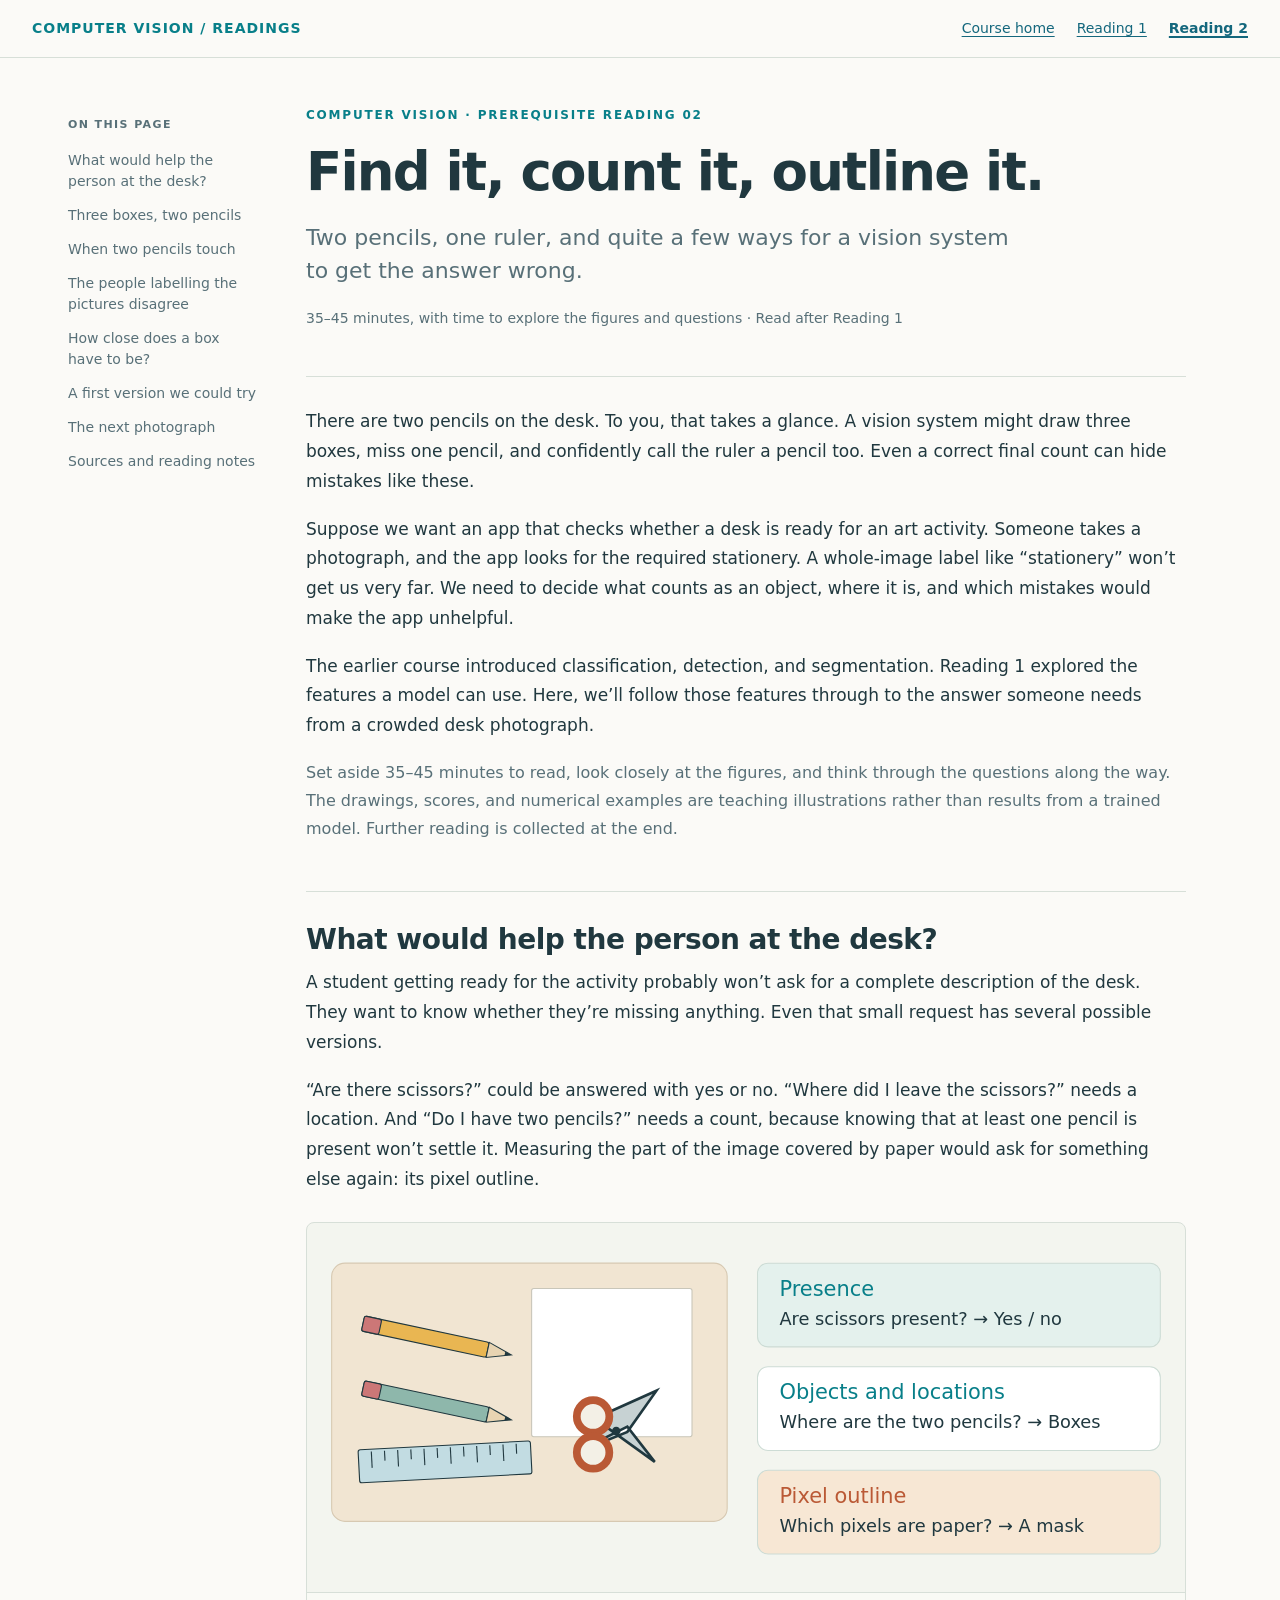
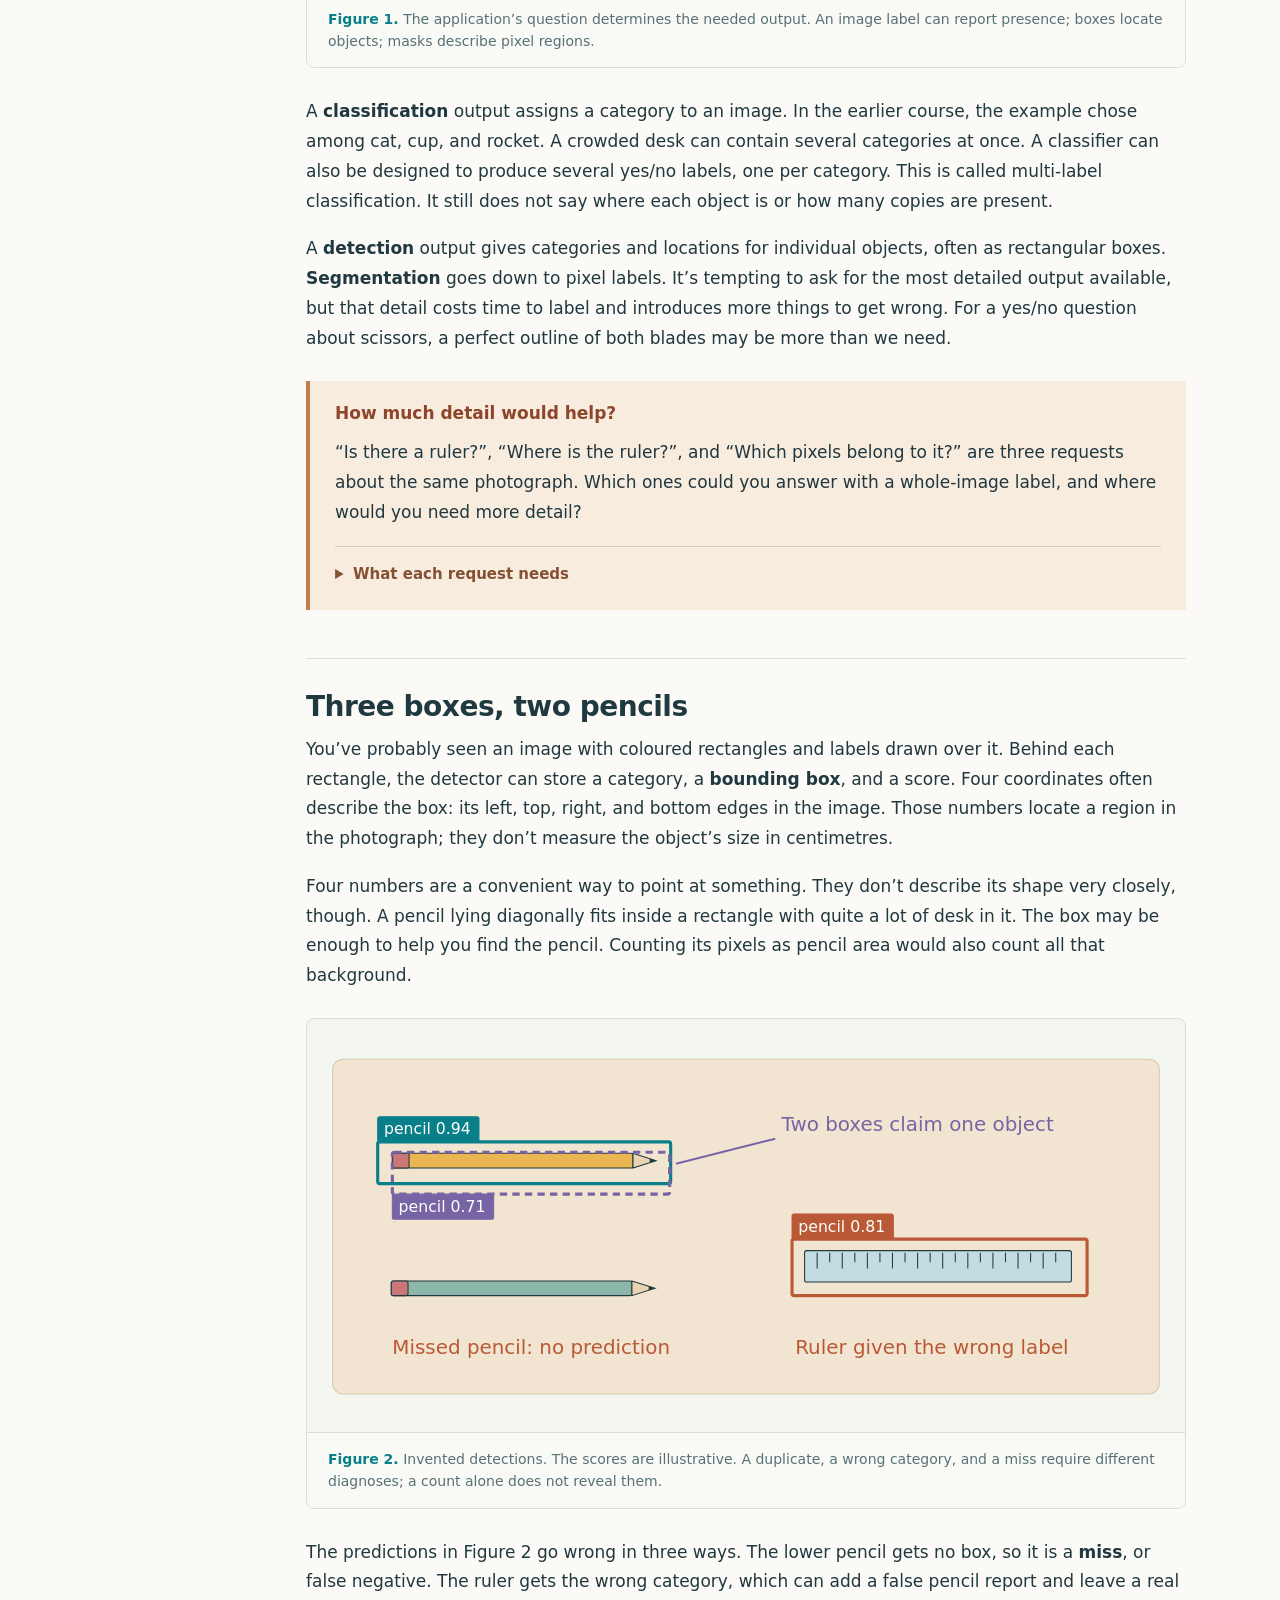
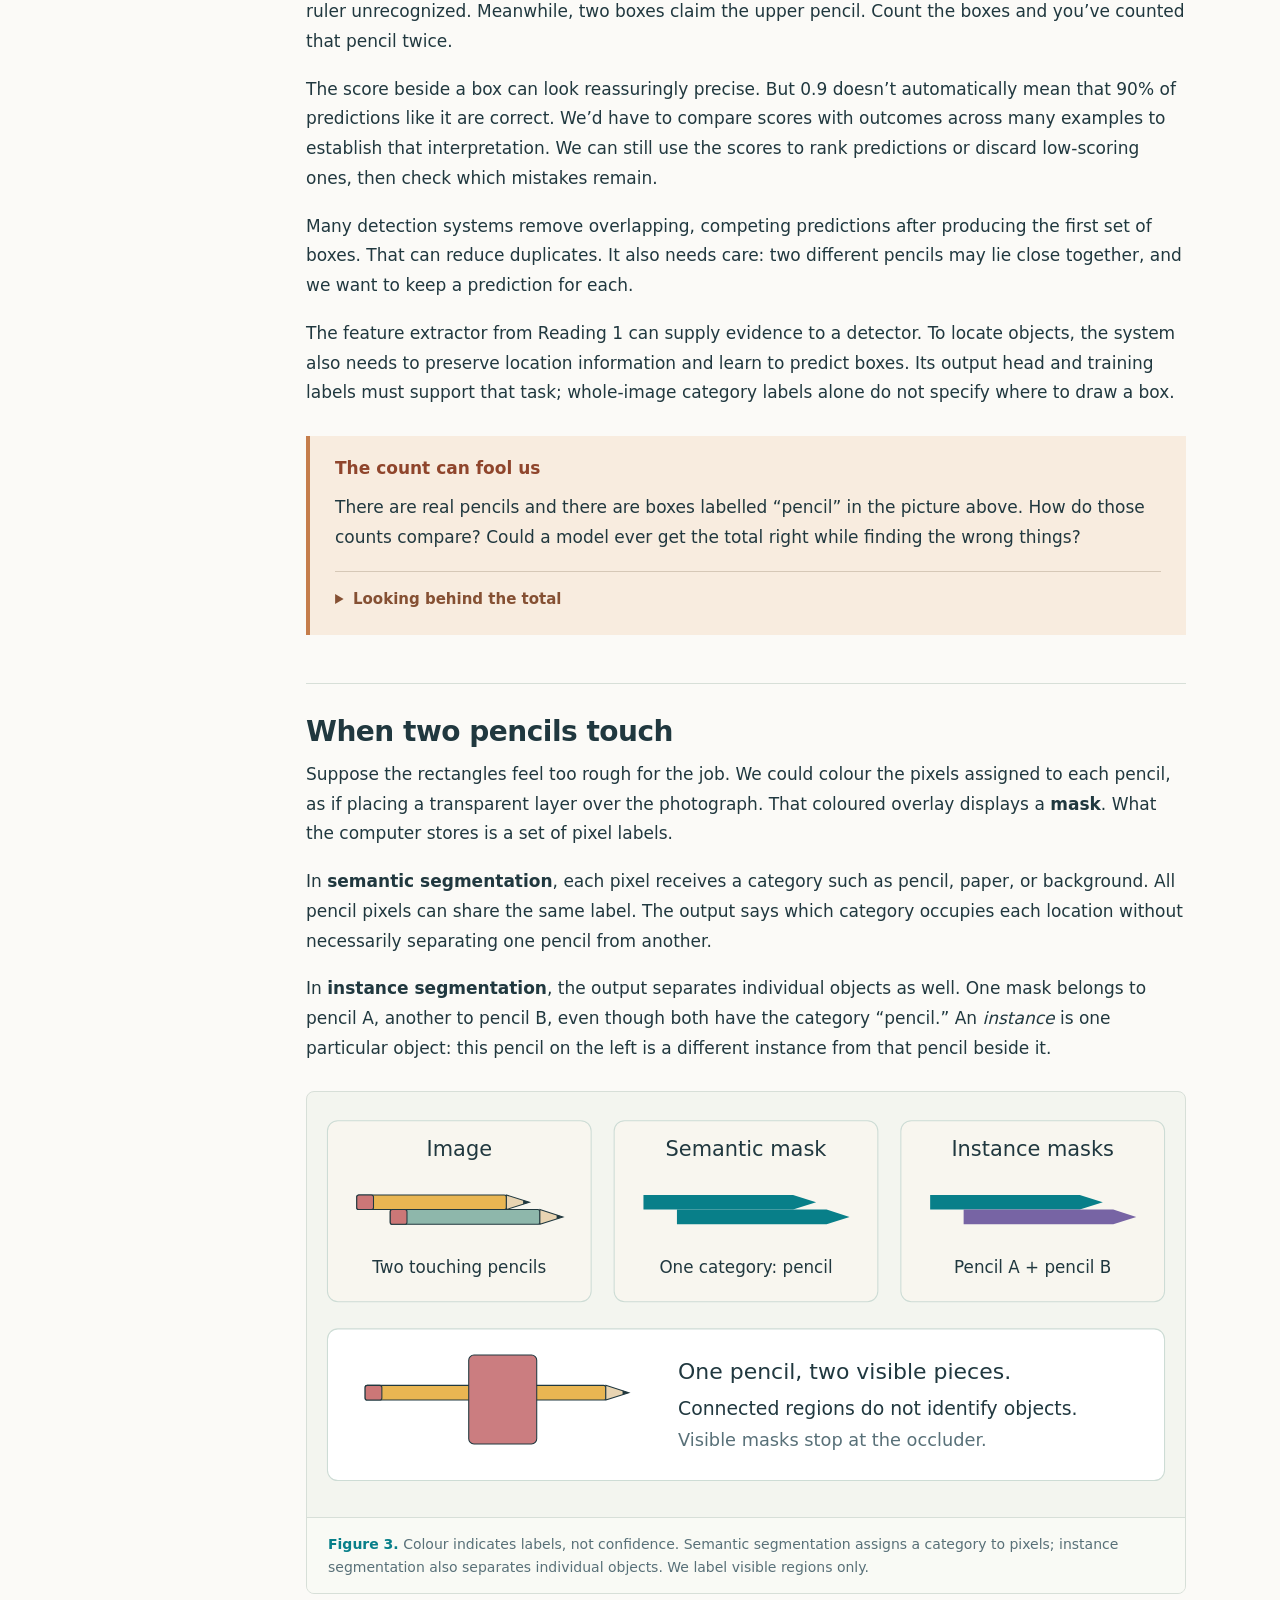
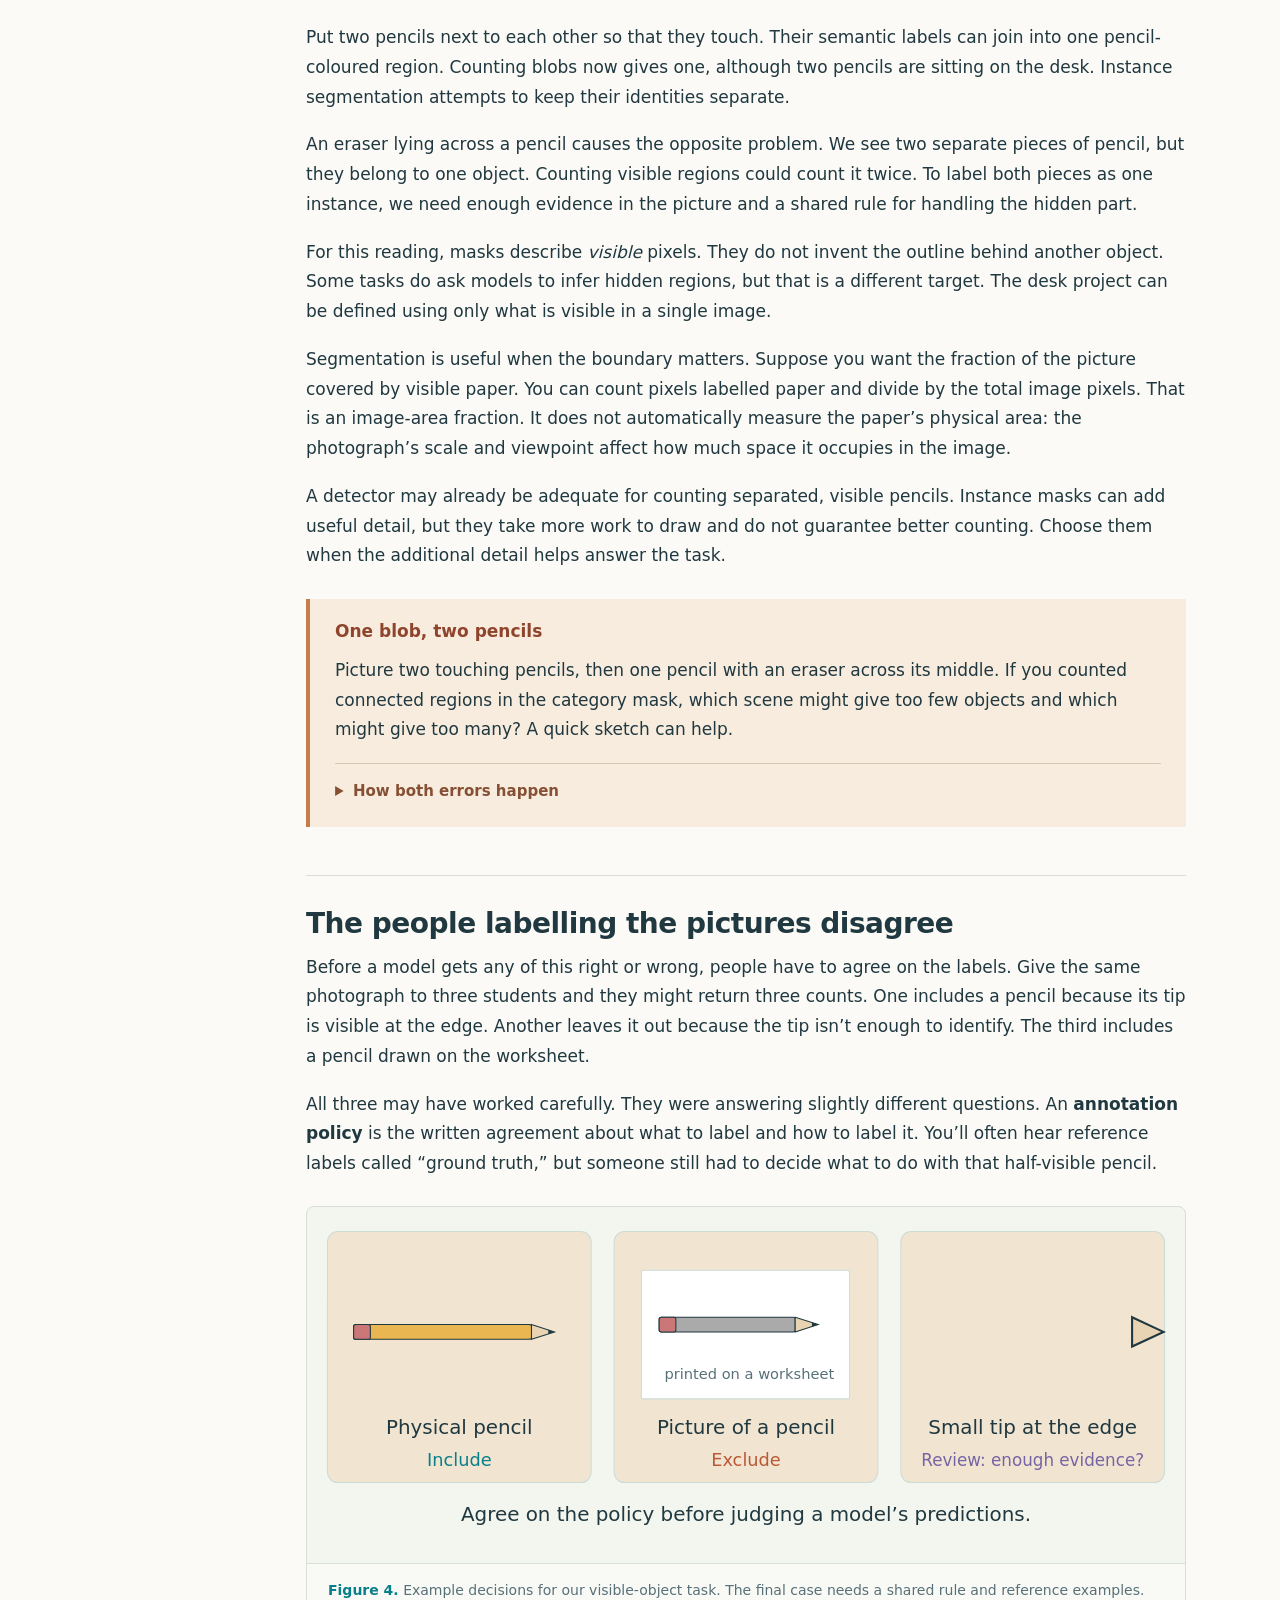
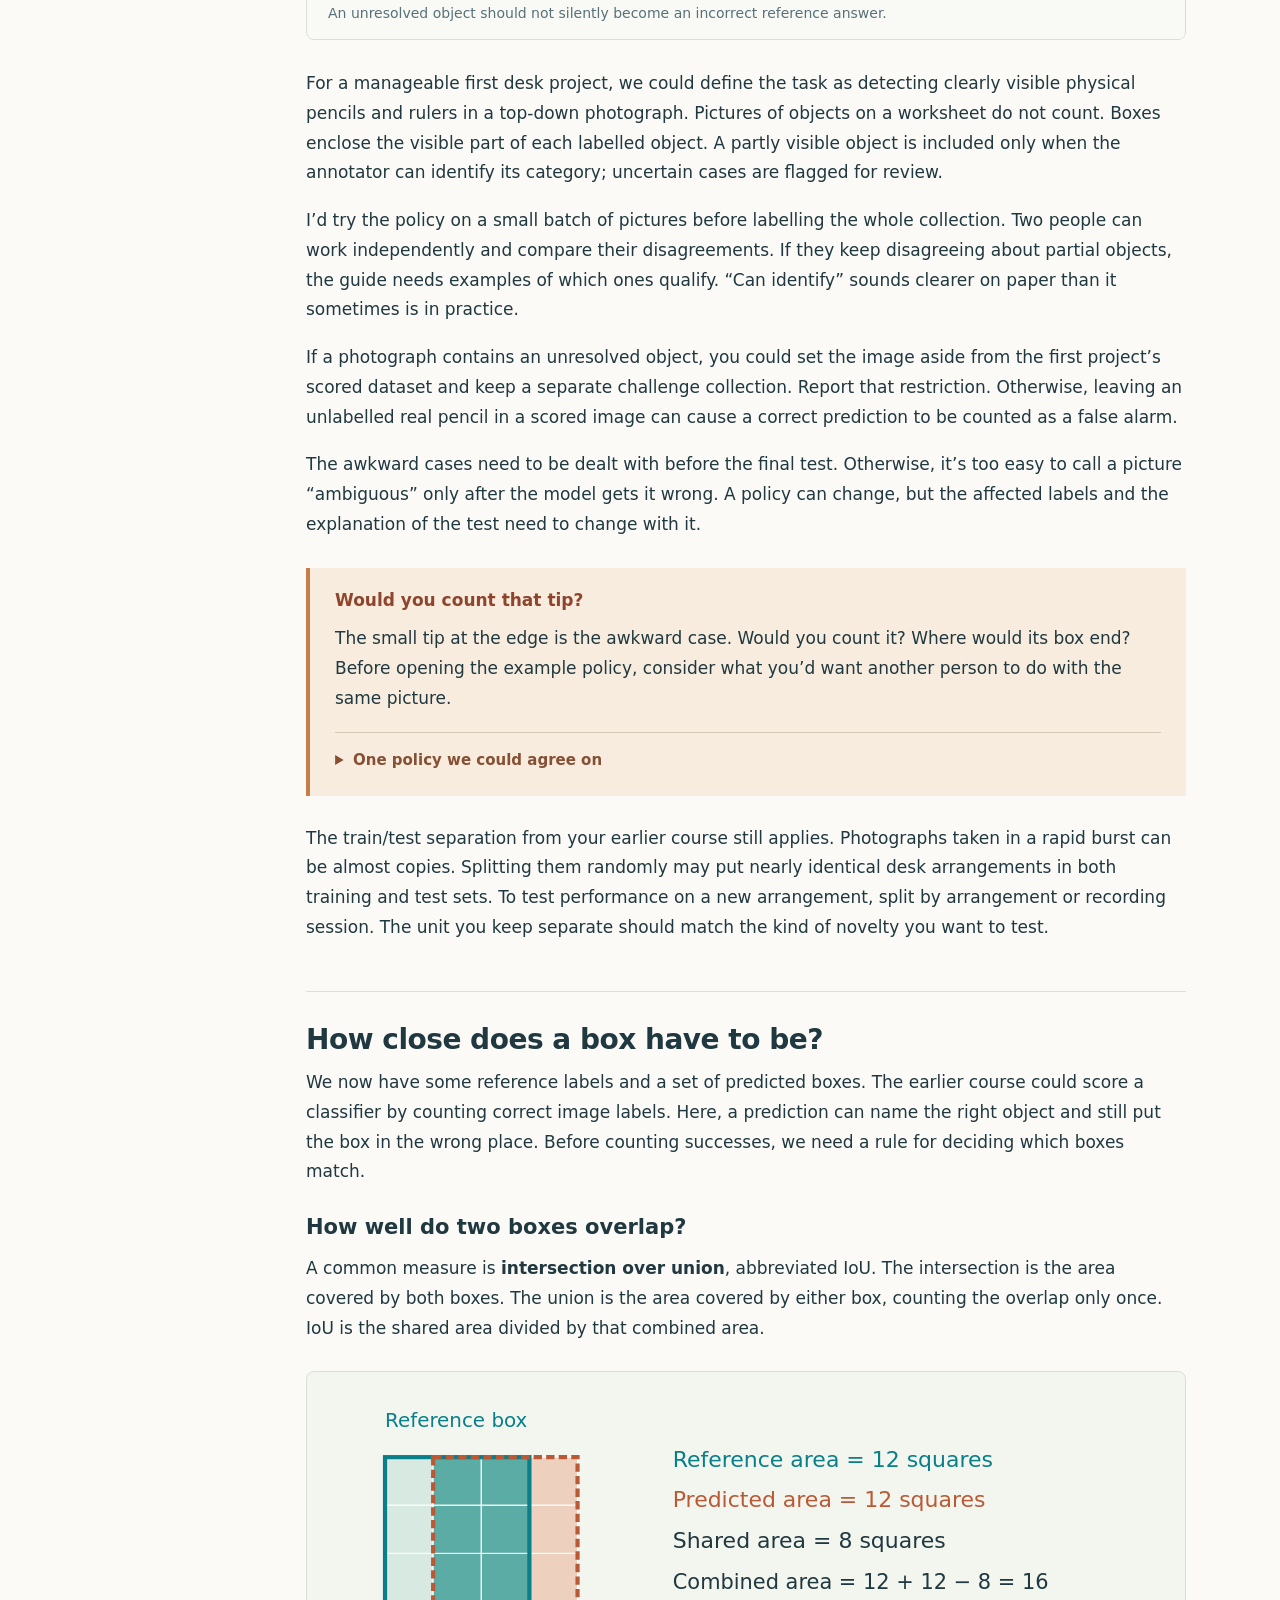
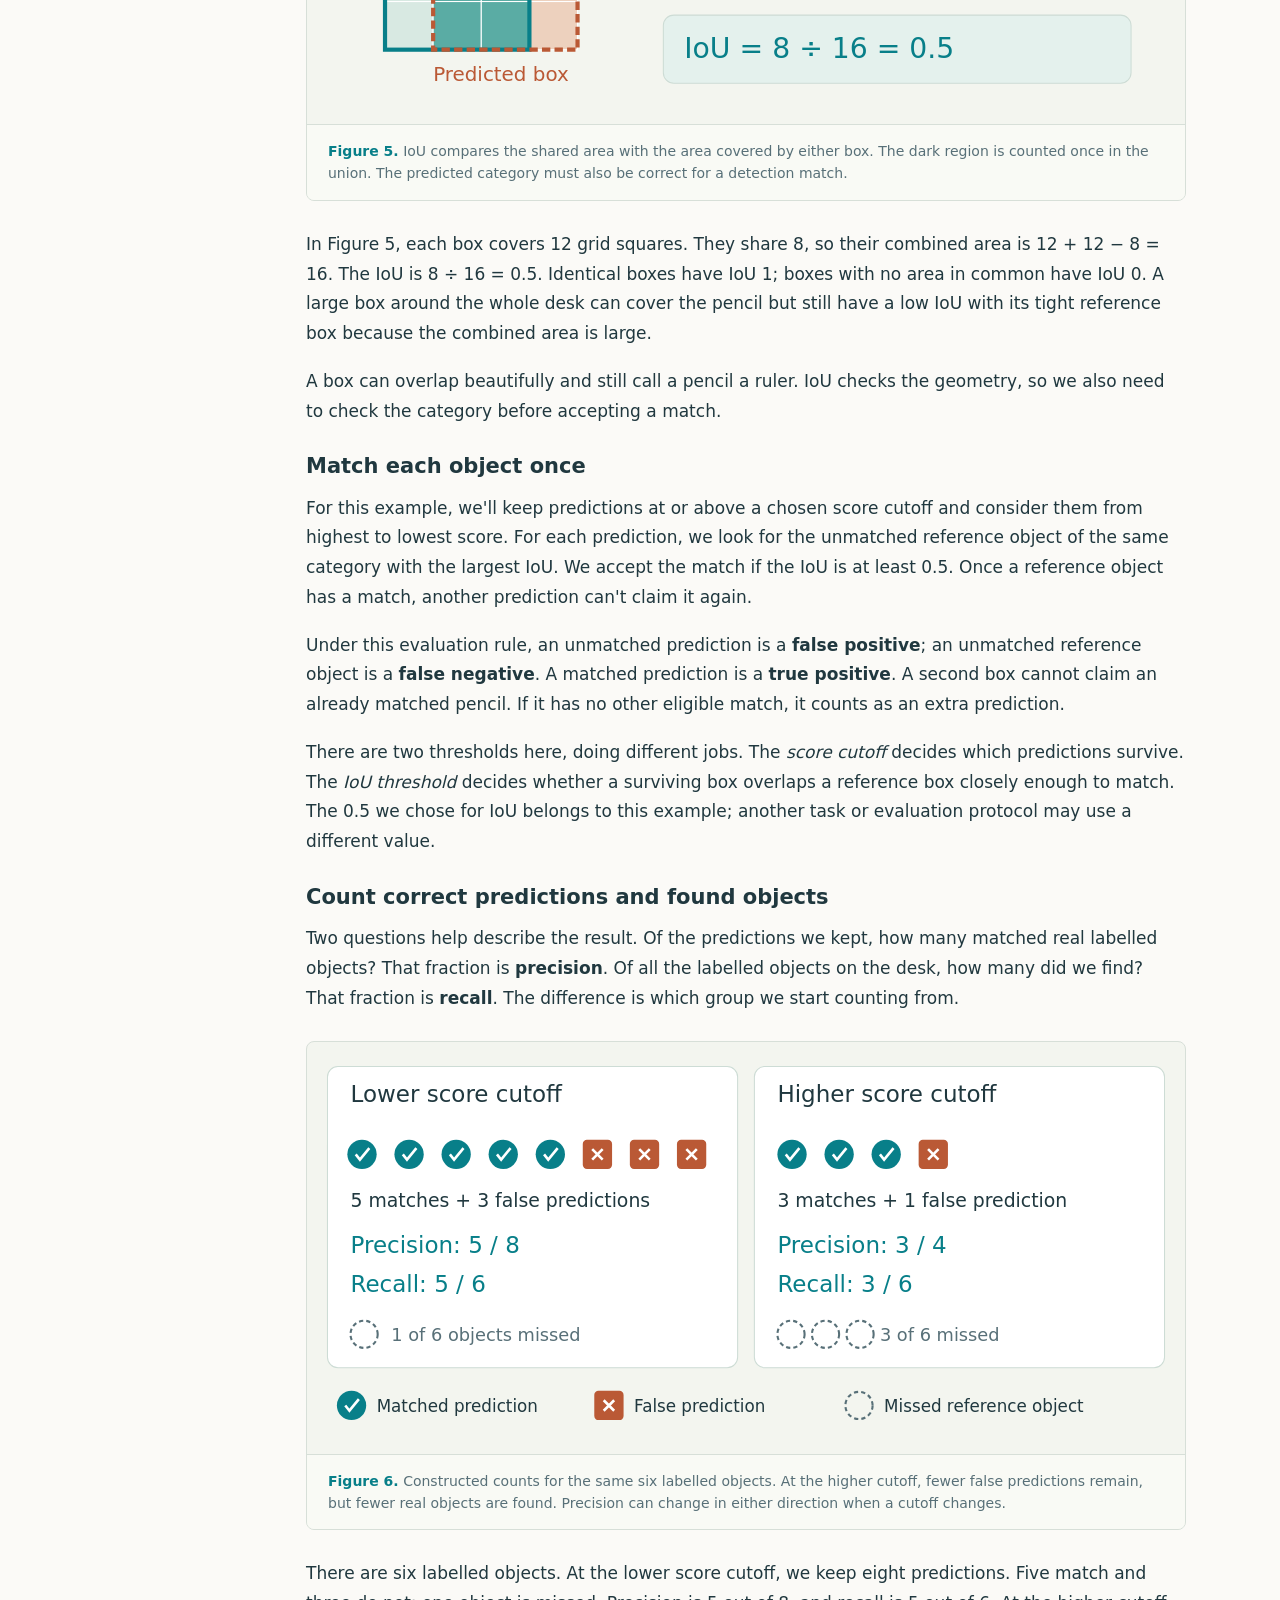
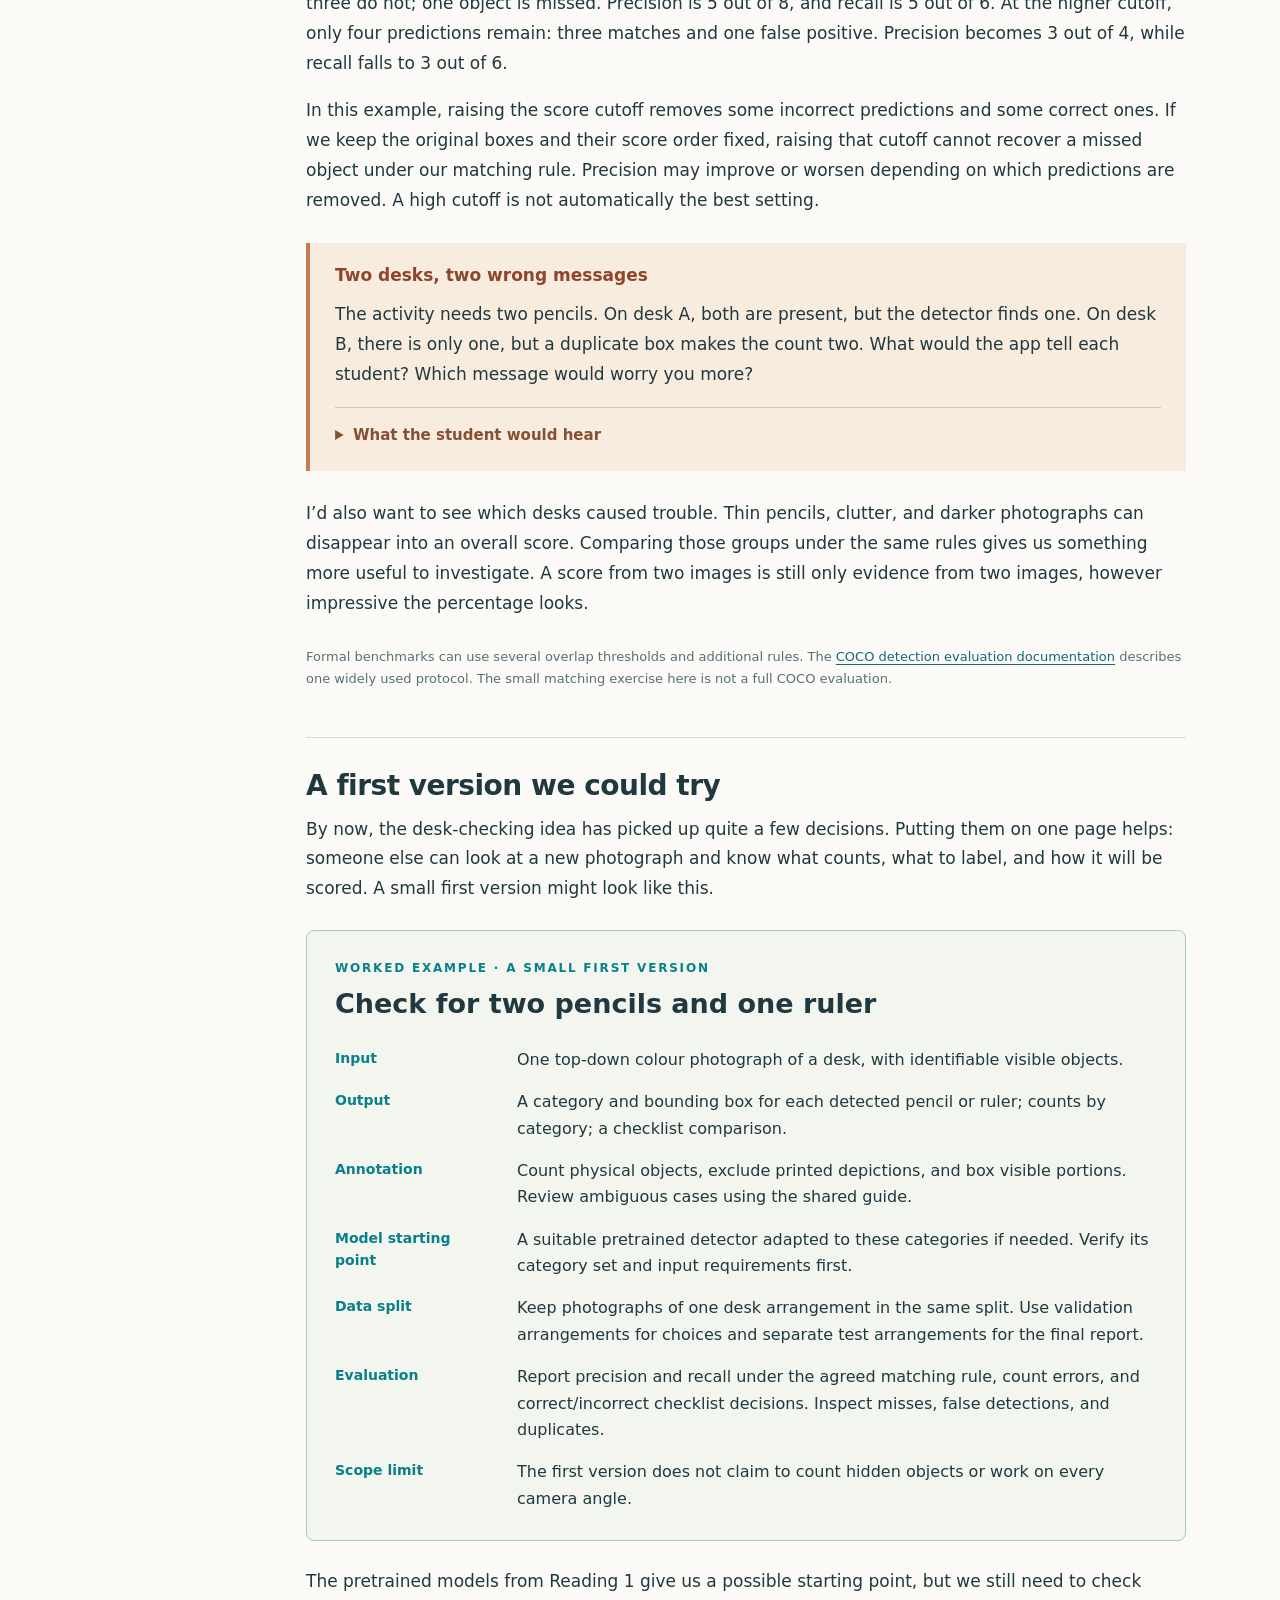
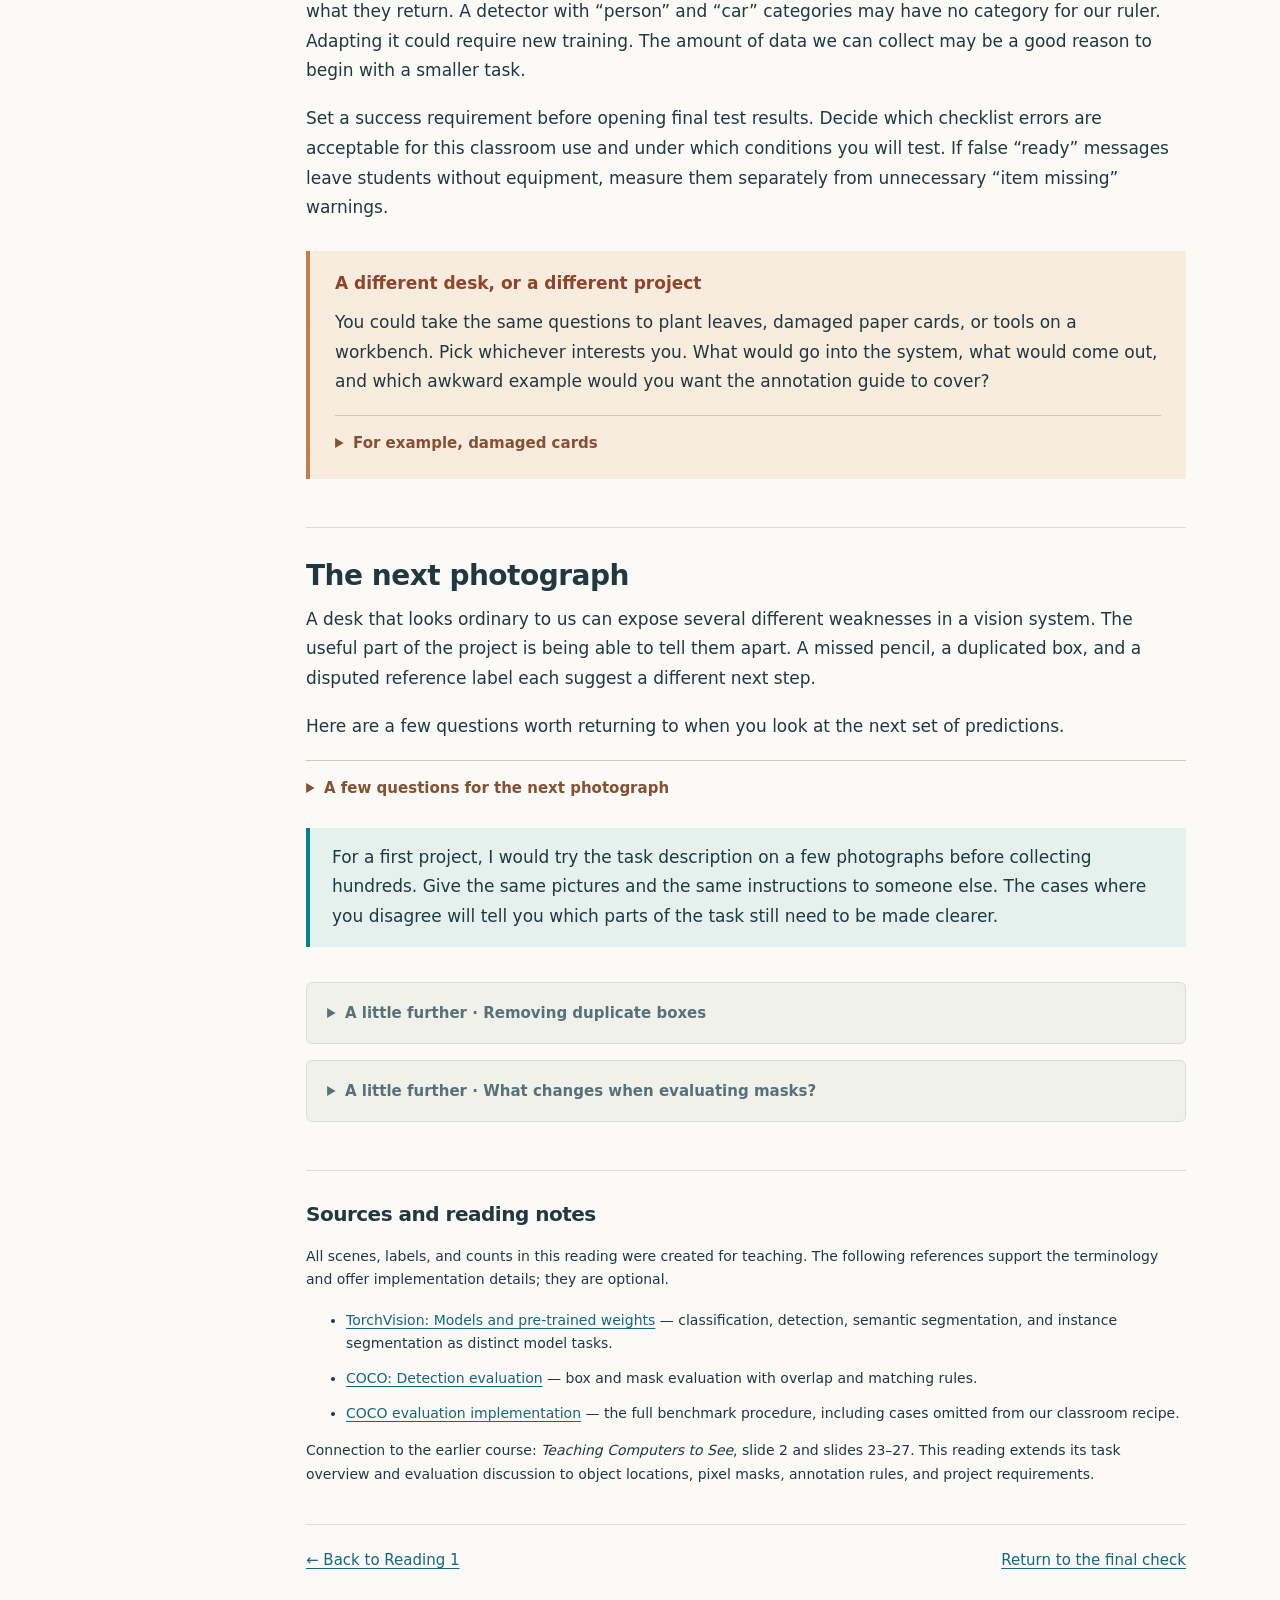
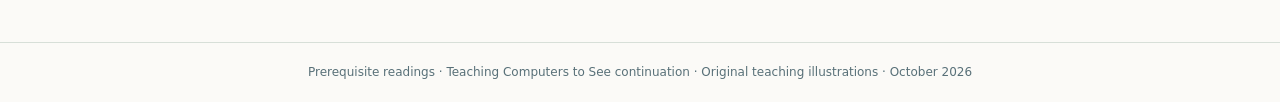
<file: flooding/reading-02-visual-tasks.html>
<!doctype html><html lang="en"><head><meta charset="utf-8">
<meta name="robots" content="noindex, nofollow"><meta name="viewport" content="width=device-width,initial-scale=1"><meta name="description" content="A 35–45 minute illustrated prerequisite reading for high-school computer vision projects."><title>Find it, count it, outline it. · CV Reading 2</title><style>
:root{--paper:#fbfaf7;--ink:#20383f;--muted:#587078;--teal:#087f89;--pale:#e4f1ed;--line:#d7dfd8;--orange:#ba5935;--sand:#f8ecdf;--serif:Georgia,"Times New Roman",serif;--sans:Arial,Helvetica,sans-serif}
*{box-sizing:border-box}html{scroll-behavior:smooth;scroll-padding-top:24px}body{margin:0;background:var(--paper);color:var(--ink);font:19px/1.75 var(--serif)}a{color:#14677d;text-underline-offset:3px}a:hover{color:var(--orange)}.topbar{font:14px/1.5 var(--sans);border-bottom:1px solid var(--line);padding:18px 32px;display:flex;justify-content:space-between;gap:24px}.brand{font-weight:700;letter-spacing:1px;color:var(--teal);text-decoration:none}.topbar nav{display:flex;gap:22px}.topbar [aria-current]{font-weight:700;text-decoration-thickness:2px}.layout{display:grid;grid-template-columns:190px minmax(0,880px);gap:48px;max-width:1200px;margin:0 auto;padding:0 28px}.sidebar{font:14px/1.5 var(--sans);padding-top:55px}.sidebar-inner{position:sticky;top:28px}.sidebar strong{font-size:11px;text-transform:uppercase;letter-spacing:1.4px;color:var(--muted)}.sidebar ol{list-style:none;padding:0;margin:16px 0}.sidebar li{margin:0 0 13px}.sidebar a{color:var(--muted);text-decoration:none}.sidebar a:hover{color:var(--teal)}main{min-width:0;padding:48px 0 70px}.hero{padding-bottom:28px;border-bottom:1px solid var(--line);margin-bottom:30px}.eyebrow{font:700 12px/1.5 var(--sans);text-transform:uppercase;letter-spacing:1.8px;color:var(--teal);margin:0 0 18px}h1{font:700 clamp(36px,4.2vw,53px)/1.12 var(--sans);letter-spacing:-1.8px;margin:0 0 20px;max-width:800px}.dek{font:22px/1.5 var(--sans);color:var(--muted);max-width:720px;margin-bottom:20px}.meta{font:14px/1.65 var(--sans);color:var(--muted)}p{margin:0 0 18px}h2{font:700 28px/1.3 var(--sans);letter-spacing:-.5px;margin:0 0 10px}h3{font:700 21px/1.4 var(--sans);margin:26px 0 12px}.section-no{display:block;font:700 12px/1.5 var(--sans);letter-spacing:2px;color:var(--teal);margin-bottom:9px}section{margin-top:48px;padding-top:30px;border-top:1px solid var(--line)}.time{font:13px/1.6 var(--sans);color:var(--muted);margin-bottom:24px}.bridge{background:#f1f2eb;border-left:4px solid #91b7a5;padding:24px 27px;font-size:17px}.bridge h2{font-size:20px;letter-spacing:0;margin-bottom:14px}.bridge p:last-child{margin-bottom:0}.route{display:flex;gap:10px;align-items:center;justify-content:space-between;padding:22px 0;font:14px/1.5 var(--sans);color:var(--teal)}.route b{font-size:22px;font-weight:400;color:#86a69b}.reading-guide{font-size:16px;color:var(--muted)}strong{font-weight:700}figure{margin:27px 0 29px;background:#f3f5ef;border:1px solid var(--line);border-radius:8px;overflow:hidden}.figure-scroll{padding:14px 10px;overflow-x:auto}svg{display:block;width:100%;height:auto;font-family:var(--sans)}figcaption{padding:15px 21px;border-top:1px solid var(--line);font:14px/1.6 var(--sans);color:var(--muted);background:#f9faf5}figcaption span{color:var(--teal);font-weight:700}.pause{border-left:4px solid #c57d4b;background:var(--sand);padding:21px 25px;margin:28px 0;font-size:18px}.pause h3{font-size:17px;margin:0 0 12px;color:#8f452c}.pause p:last-child{margin-bottom:0}details{margin:16px 0 0;padding-top:12px;border-top:1px solid #d6c8b7}summary{cursor:pointer;font:700 15px/1.6 var(--sans);color:#855033;list-style-position:outside;margin-left:18px;padding:3px 0}summary:focus-visible,a:focus-visible{outline:3px solid #cc7a4a;outline-offset:5px}details[open] summary{margin-bottom:14px}details p,details li{font-size:17px}details li{margin-bottom:8px}.source-note{font:13px/1.65 var(--sans);color:var(--muted);padding-top:10px}.comparison{overflow-x:auto;margin:25px 0}table{border-collapse:collapse;width:100%;font:15px/1.55 var(--sans)}caption{text-align:left;font-weight:700;padding-bottom:12px}td,th{text-align:left;vertical-align:top;padding:12px;border-bottom:1px solid var(--line)}th{background:#e8efea}code{font:15px/1.5 Consolas,monospace;background:#eaf0e9;padding:3px 6px;border-radius:3px}.questions{padding-left:25px}.questions li{padding-left:5px;margin:0 0 17px}.answer{background:var(--pale);border:1px solid #b9d7c9;border-radius:6px;padding:16px 22px}.answer summary{color:var(--teal)}.handoff{border-left:4px solid var(--teal);padding:15px 22px;margin-top:25px;background:var(--pale)}.task-card{margin:26px 0;border:1px solid #a8c9bb;border-radius:8px;padding:28px;background:#f2f6ef}.task-card h3{font-size:27px;margin:0 0 24px}.task-card .eyebrow{margin-bottom:8px}.task-card dl{display:grid;grid-template-columns:160px 1fr;gap:16px 22px;margin:0}.task-card dt{font:700 14px/1.6 var(--sans);color:var(--teal)}.task-card dd{font-size:17px;line-height:1.65;margin:0}.optional{margin-top:35px}.optional details{padding:15px 20px;background:#f0f1eb;border:1px solid var(--line);border-radius:6px}.optional summary{color:var(--muted)}.references{font:14px/1.65 var(--sans)}.references h2{font-size:20px;margin-bottom:18px}.references li{margin-bottom:12px}.pager{display:flex;justify-content:space-between;gap:20px;margin-top:38px;padding-top:23px;border-top:1px solid var(--line);font:15px/1.6 var(--sans)}footer{font:12px/1.6 var(--sans);color:var(--muted);text-align:center;border-top:1px solid var(--line);padding:20px}.mobile-note{display:none}.skip{position:absolute;top:-100px;left:20px;background:white;padding:10px;z-index:4}.skip:focus{top:10px}
@media(max-width:1050px){.layout{grid-template-columns:160px minmax(0,1fr);gap:25px;padding:0 22px}.sidebar{font-size:13px}h1{font-size:42px}}
@media(max-width:760px){body{font-size:18px;line-height:1.75}.layout{display:block;padding:0 19px}.sidebar{display:none}.topbar{padding:14px 19px;flex-wrap:wrap;gap:9px}.topbar nav{gap:20px}main{padding-top:31px}h1{font-size:36px;letter-spacing:-1px}h2{font-size:25px}.dek{font-size:20px}.route{flex-wrap:wrap;justify-content:flex-start;gap:8px}.bridge{padding:19px}.pause{padding:18px}.figure-scroll svg{min-width:620px}.mobile-note{display:block;font:12px/1.5 var(--sans);color:var(--muted);margin:0 0 8px}.task-card{padding:20px}.task-card dl{grid-template-columns:1fr;gap:6px}.task-card dd{margin-bottom:12px}.comparison table{min-width:550px}}
@media print{body{background:white;font-size:11pt;line-height:1.5}.topbar,.sidebar,.pager,.skip,.mobile-note{display:none}.layout{display:block;max-width:none;padding:0}main{padding:0}.hero{margin-bottom:18px}h1{font-size:28pt}h2{font-size:19pt}.dek{font-size:14pt}section{margin-top:24px;padding-top:18px}figure,.pause,.task-card{break-inside:avoid}.figure-scroll svg{min-width:0}.figure-scroll{overflow:visible}.time,.meta,.reading-guide,figcaption{font-size:9pt}.pause,details p,details li{font-size:10pt}a{color:inherit}.references{font-size:9pt}}
</style><style id="unified-tokens">
:root{--paper:#fbfaf7;--ink:#20383f;--muted:#587078;--teal:#087f89;--line:#d7dfd8;--orange:#ba5935;
--sans:"Inter","Segoe UI",system-ui,-apple-system,"Helvetica Neue",Arial,sans-serif;--serif:var(--sans);--mono:"SFMono-Regular",Consolas,"Liberation Mono",Menlo,monospace}
body{font-family:var(--sans);background:var(--paper);color:var(--ink)}
</style><style id="unified-reading">
body{font-size:17px;line-height:1.75}
.pause{font-size:17px}details p,details li{font-size:16px}.task-card dd{font-size:16px}
.eyebrow{font-weight:700;font-size:12px;letter-spacing:1.8px}
</style></head><body><a class="skip" href="#main">Skip to reading</a><header class="topbar"><a class="brand" href="reading-01-visual-representations.html">COMPUTER VISION / READINGS</a><nav aria-label="Reading sequence"><a href="index.html">Course home</a><a href="reading-01-visual-representations.html" >Reading 1</a><a href="reading-02-visual-tasks.html" aria-current="page">Reading 2</a></nav></header><div class="layout"><aside class="sidebar"><div class="sidebar-inner"><strong>On this page</strong><ol><li><a href="#outputs">What would help the person at the desk?</a></li><li><a href="#boxes">Three boxes, two pencils</a></li><li><a href="#masks">When two pencils touch</a></li><li><a href="#annotation">The people labelling the pictures disagree</a></li><li><a href="#evaluation">How close does a box have to be?</a></li><li><a href="#task-card">A first version we could try</a></li><li><a href="#exit">The next photograph</a></li><li><a href="#references">Sources and reading notes</a></li></ol></div></aside><main id="main"><article><header class="hero">
<p class="eyebrow">Computer vision · Prerequisite reading 02</p>
<h1>Find it, count it, outline it.</h1>
<p class="dek">Two pencils, one ruler, and quite a few ways for a vision system to get the answer wrong.</p>
<p class="meta">35–45 minutes, with time to explore the figures and questions · Read after Reading 1</p>
</header>

<div class="intro">
<p>There are two pencils on the desk. To you, that takes a glance. A vision system might draw three boxes, miss one pencil, and confidently call the ruler a pencil too. Even a correct final count can hide mistakes like these.</p>
<p>Suppose we want an app that checks whether a desk is ready for an art activity. Someone takes a photograph, and the app looks for the required stationery. A whole-image label like “stationery” won’t get us very far. We need to decide what counts as an object, where it is, and which mistakes would make the app unhelpful.</p>
<p>The earlier course introduced classification, detection, and segmentation. Reading 1 explored the features a model can use. Here, we’ll follow those features through to the answer someone needs from a crowded desk photograph.</p>
</div>

<p class="reading-guide">Set aside 35–45 minutes to read, look closely at the figures, and think through the questions along the way. The drawings, scores, and numerical examples are teaching illustrations rather than results from a trained model. Further reading is collected at the end.</p>

<section id="outputs" data-title="What would help the person at the desk?" data-minutes="5">
<h2>What would help the person at the desk?</h2>
<p>A student getting ready for the activity probably won’t ask for a complete description of the desk. They want to know whether they’re missing anything. Even that small request has several possible versions.</p>
<p>“Are there scissors?” could be answered with yes or no. “Where did I leave the scissors?” needs a location. And “Do I have two pencils?” needs a count, because knowing that at least one pencil is present won’t settle it. Measuring the part of the image covered by paper would ask for something else again: its pixel outline.</p>
<figure id="fig-taskdesk"><div class="figure-scroll" tabindex="0" role="region" aria-label="Figure 1: One desk can require different outputs"><p class="mobile-note">Scroll sideways to view the whole diagram.</p><svg xmlns="http://www.w3.org/2000/svg" viewBox="0 0 820 326" role="img" aria-labelledby="taskdesk-title taskdesk-desc"><title id="taskdesk-title">One desk can require different outputs</title><desc id="taskdesk-desc">A desk holds two pencils, a ruler, scissors, and a sheet of paper. Three requests ask for presence, a count with locations, and a pixel outline.</desc><defs><marker id="arrow-taskdesk" markerWidth="9" markerHeight="9" refX="7" refY="3" orient="auto"><path d="M0,0 L0,6 L8,3 z" fill="#087f89"/></marker></defs><g transform="translate(14 25) scale(1.05)"><rect x="0" y="0" width="360" height="235" rx="12" fill="#f1e5d2" stroke="#d7c9b2" /><rect x="182" y="23" width="146" height="135" rx="2" fill="#fff" stroke="#c9c6b9" /><g transform="translate(30 48) rotate(12)"><rect x="0" y="0" width="116" height="14" rx="2" fill="#e9b652" stroke="#20383f" /><path d="M116 0 L138 7 L116 14 Z" fill="#e8d4b2" stroke="#20383f"/><path d="M132 5 L138 7 L132 9" fill="#20383f"/><rect x="0" y="0" width="16" height="14" rx="2" fill="#cc7777" stroke="#20383f" /></g><g transform="translate(30 107) rotate(12)"><rect x="0" y="0" width="116" height="14" rx="2" fill="#8eb7ab" stroke="#20383f" /><path d="M116 0 L138 7 L116 14 Z" fill="#e8d4b2" stroke="#20383f"/><path d="M132 5 L138 7 L132 9" fill="#20383f"/><rect x="0" y="0" width="16" height="14" rx="2" fill="#cc7777" stroke="#20383f" /></g><g transform="translate(24 170) rotate(-3)"><rect x="0" y="0" width="157" height="30" rx="2" fill="#c2dce2" stroke="#20383f" /><line x1="12" y1="2" x2="12" y2="17" stroke="#20383f" stroke-width="1" /><line x1="24" y1="2" x2="24" y2="11" stroke="#20383f" stroke-width="1" /><line x1="36" y1="2" x2="36" y2="17" stroke="#20383f" stroke-width="1" /><line x1="48" y1="2" x2="48" y2="11" stroke="#20383f" stroke-width="1" /><line x1="60" y1="2" x2="60" y2="17" stroke="#20383f" stroke-width="1" /><line x1="72" y1="2" x2="72" y2="11" stroke="#20383f" stroke-width="1" /><line x1="84" y1="2" x2="84" y2="17" stroke="#20383f" stroke-width="1" /><line x1="96" y1="2" x2="96" y2="11" stroke="#20383f" stroke-width="1" /><line x1="108" y1="2" x2="108" y2="17" stroke="#20383f" stroke-width="1" /><line x1="120" y1="2" x2="120" y2="11" stroke="#20383f" stroke-width="1" /><line x1="132" y1="2" x2="132" y2="17" stroke="#20383f" stroke-width="1" /><line x1="144" y1="2" x2="144" y2="11" stroke="#20383f" stroke-width="1" /></g><g transform="translate(220 113) scale(0.78)"><path d="M28 35 L97 4 L63 52 L29 66 M27 38 L95 87 L63 46 L27 64" fill="#c7d2d3" stroke="#20383f" stroke-width="3"/><circle cx="23" cy="34" r="19" fill="#f3f0e6" stroke="#ba5935" stroke-width="9"/><circle cx="23" cy="76" r="19" fill="#f3f0e6" stroke="#ba5935" stroke-width="9"/><circle cx="50" cy="51" r="5" fill="#20383f"/></g></g><rect x="421" y="25" width="385" height="80" rx="10" fill="#e4f1ed" stroke="#cddcd5" /><text x="442" y="56" font-size="20" fill="#087f89" >Presence</text><text x="442" y="84" font-size="17" fill="#20383f" >Are scissors present?  →  Yes / no</text><rect x="421" y="124" width="385" height="80" rx="10" fill="#fff" stroke="#cddcd5" /><text x="442" y="155" font-size="20" fill="#087f89" >Objects and locations</text><text x="442" y="183" font-size="17" fill="#20383f" >Where are the two pencils?  →  Boxes</text><rect x="421" y="223" width="385" height="80" rx="10" fill="#f7e7d4" stroke="#cddcd5" /><text x="442" y="254" font-size="20" fill="#ba5935" >Pixel outline</text><text x="442" y="282" font-size="17" fill="#20383f" >Which pixels are paper?  →  A mask</text></svg></div><figcaption><span>Figure 1.</span> The application’s question determines the needed output. An image label can report presence; boxes locate objects; masks describe pixel regions.</figcaption></figure>
<p>A <strong>classification</strong> output assigns a category to an image. In the earlier course, the example chose among cat, cup, and rocket. A crowded desk can contain several categories at once. A classifier can also be designed to produce several yes/no labels, one per category. This is called multi-label classification. It still does not say where each object is or how many copies are present.</p>
<p>A <strong>detection</strong> output gives categories and locations for individual objects, often as rectangular boxes. <strong>Segmentation</strong> goes down to pixel labels. It’s tempting to ask for the most detailed output available, but that detail costs time to label and introduces more things to get wrong. For a yes/no question about scissors, a perfect outline of both blades may be more than we need.</p>
<div class="pause"><h3>How much detail would help?</h3><p>“Is there a ruler?”, “Where is the ruler?”, and “Which pixels belong to it?” are three requests about the same photograph. Which ones could you answer with a whole-image label, and where would you need more detail?</p><details><summary>What each request needs</summary><p>Presence can be handled by a yes/no classifier. Pointing out the ruler calls for localization, such as a detection box. Marking its visible pixels calls for segmentation. These are reasonable starting choices; an existing detector could also answer the presence question, but the request itself does not require boxes.</p></details></div>
</section>

<section id="boxes" data-title="Three boxes, two pencils" data-minutes="6">
<h2>Three boxes, two pencils</h2>
<p>You’ve probably seen an image with coloured rectangles and labels drawn over it. Behind each rectangle, the detector can store a category, a <strong>bounding box</strong>, and a score. Four coordinates often describe the box: its left, top, right, and bottom edges in the image. Those numbers locate a region in the photograph; they don’t measure the object’s size in centimetres.</p>
<p>Four numbers are a convenient way to point at something. They don’t describe its shape very closely, though. A pencil lying diagonally fits inside a rectangle with quite a lot of desk in it. The box may be enough to help you find the pencil. Counting its pixels as pencil area would also count all that background.</p>
<figure id="fig-boxes"><div class="figure-scroll" tabindex="0" role="region" aria-label="Figure 2: Three pencil predictions do not mean three pencils"><p class="mobile-note">Scroll sideways to view the whole diagram.</p><svg xmlns="http://www.w3.org/2000/svg" viewBox="0 0 820 368" role="img" aria-labelledby="boxes-title boxes-desc"><title id="boxes-title">Three pencil predictions do not mean three pencils</title><desc id="boxes-desc">Two predicted boxes refer to the upper real pencil. A third box calls a ruler a pencil. The lower real pencil is missed. Two real pencils therefore produce three pencil-labelled predictions.</desc><defs><marker id="arrow-boxes" markerWidth="9" markerHeight="9" refX="7" refY="3" orient="auto"><path d="M0,0 L0,6 L8,3 z" fill="#087f89"/></marker></defs><rect x="15" y="25" width="790" height="320" rx="10" fill="#f1e5d2" stroke="#d7c9b2" /><g transform="translate(72 115) rotate(0)"><rect x="0" y="0" width="230" height="14" rx="2" fill="#e9b652" stroke="#20383f" /><path d="M230 0 L252 7 L230 14 Z" fill="#e8d4b2" stroke="#20383f"/><path d="M246 5 L252 7 L246 9" fill="#20383f"/><rect x="0" y="0" width="16" height="14" rx="2" fill="#cc7777" stroke="#20383f" /></g><g transform="translate(71 237) rotate(0)"><rect x="0" y="0" width="230" height="14" rx="2" fill="#8eb7ab" stroke="#20383f" /><path d="M230 0 L252 7 L230 14 Z" fill="#e8d4b2" stroke="#20383f"/><path d="M246 5 L252 7 L246 9" fill="#20383f"/><rect x="0" y="0" width="16" height="14" rx="2" fill="#cc7777" stroke="#20383f" /></g><g transform="translate(466 208) rotate(0)"><rect x="0" y="0" width="255" height="30" rx="2" fill="#c2dce2" stroke="#20383f" /><line x1="12" y1="2" x2="12" y2="17" stroke="#20383f" stroke-width="1" /><line x1="24" y1="2" x2="24" y2="11" stroke="#20383f" stroke-width="1" /><line x1="36" y1="2" x2="36" y2="17" stroke="#20383f" stroke-width="1" /><line x1="48" y1="2" x2="48" y2="11" stroke="#20383f" stroke-width="1" /><line x1="60" y1="2" x2="60" y2="17" stroke="#20383f" stroke-width="1" /><line x1="72" y1="2" x2="72" y2="11" stroke="#20383f" stroke-width="1" /><line x1="84" y1="2" x2="84" y2="17" stroke="#20383f" stroke-width="1" /><line x1="96" y1="2" x2="96" y2="11" stroke="#20383f" stroke-width="1" /><line x1="108" y1="2" x2="108" y2="17" stroke="#20383f" stroke-width="1" /><line x1="120" y1="2" x2="120" y2="11" stroke="#20383f" stroke-width="1" /><line x1="132" y1="2" x2="132" y2="17" stroke="#20383f" stroke-width="1" /><line x1="144" y1="2" x2="144" y2="11" stroke="#20383f" stroke-width="1" /><line x1="156" y1="2" x2="156" y2="17" stroke="#20383f" stroke-width="1" /><line x1="168" y1="2" x2="168" y2="11" stroke="#20383f" stroke-width="1" /><line x1="180" y1="2" x2="180" y2="17" stroke="#20383f" stroke-width="1" /><line x1="192" y1="2" x2="192" y2="11" stroke="#20383f" stroke-width="1" /><line x1="204" y1="2" x2="204" y2="17" stroke="#20383f" stroke-width="1" /><line x1="216" y1="2" x2="216" y2="11" stroke="#20383f" stroke-width="1" /><line x1="228" y1="2" x2="228" y2="17" stroke="#20383f" stroke-width="1" /><line x1="240" y1="2" x2="240" y2="11" stroke="#20383f" stroke-width="1" /></g><rect x="58" y="104" width="280" height="40" rx="2" fill="none" stroke="#087f89" stroke-width="3" /><rect x="58" y="80" width="96.80000000000001" height="24" rx="2" fill="#087f89" stroke="#087f89" /><text x="64" y="97" font-size="15" fill="#fff" >pencil 0.94</text><rect x="72" y="114" width="265" height="40" rx="2" fill="none" stroke="#7764a4" stroke-width="3" stroke-dasharray="7 5"/><rect x="72" y="154" width="96.80000000000001" height="24" rx="2" fill="#7764a4" stroke="#7764a4" /><text x="78" y="171" font-size="15" fill="#fff" >pencil 0.71</text><rect x="454" y="197" width="282" height="54" rx="2" fill="none" stroke="#ba5935" stroke-width="3" /><rect x="454" y="173" width="96.80000000000001" height="24" rx="2" fill="#ba5935" stroke="#ba5935" /><text x="460" y="190" font-size="15" fill="#fff" >pencil 0.81</text><text x="72" y="307" font-size="19" fill="#ba5935" >Missed pencil: no prediction</text><text x="444" y="94" font-size="19" fill="#7764a4" >Two boxes claim one object</text><line x1="438" y1="101" x2="343" y2="125" stroke="#7764a4" stroke-width="2" /><text x="457" y="307" font-size="19" fill="#ba5935" >Ruler given the wrong label</text></svg></div><figcaption><span>Figure 2.</span> Invented detections. The scores are illustrative. A duplicate, a wrong category, and a miss require different diagnoses; a count alone does not reveal them.</figcaption></figure>
<p>The predictions in Figure 2 go wrong in three ways. The lower pencil gets no box, so it is a <strong>miss</strong>, or false negative. The ruler gets the wrong category, which can add a false pencil report and leave a real ruler unrecognized. Meanwhile, two boxes claim the upper pencil. Count the boxes and you’ve counted that pencil twice.</p>
<p>The score beside a box can look reassuringly precise. But 0.9 doesn’t automatically mean that 90% of predictions like it are correct. We’d have to compare scores with outcomes across many examples to establish that interpretation. We can still use the scores to rank predictions or discard low-scoring ones, then check which mistakes remain.</p>
<p>Many detection systems remove overlapping, competing predictions after producing the first set of boxes. That can reduce duplicates. It also needs care: two different pencils may lie close together, and we want to keep a prediction for each.</p>
<p>The feature extractor from Reading 1 can supply evidence to a detector. To locate objects, the system also needs to preserve location information and learn to predict boxes. Its output head and training labels must support that task; whole-image category labels alone do not specify where to draw a box.</p>
<div class="pause"><h3>The count can fool us</h3><p>There are real pencils and there are boxes labelled “pencil” in the picture above. How do those counts compare? Could a model ever get the total right while finding the wrong things?</p><details><summary>Looking behind the total</summary><p>There are two real pencils and three predictions labelled “pencil.” One pencil is duplicated, the ruler is mislabelled, and the other pencil is missed. More generally, a missed pencil and an extra false detection can cancel in the total. Matching the count does not prove that the system found the right objects.</p></details></div>
</section>

<section id="masks" data-title="When two pencils touch" data-minutes="7">
<h2>When two pencils touch</h2>
<p>Suppose the rectangles feel too rough for the job. We could colour the pixels assigned to each pencil, as if placing a transparent layer over the photograph. That coloured overlay displays a <strong>mask</strong>. What the computer stores is a set of pixel labels.</p>
<p>In <strong>semantic segmentation</strong>, each pixel receives a category such as pencil, paper, or background. All pencil pixels can share the same label. The output says which category occupies each location without necessarily separating one pencil from another.</p>
<p>In <strong>instance segmentation</strong>, the output separates individual objects as well. One mask belongs to pencil A, another to pencil B, even though both have the category “pencil.” An <em>instance</em> is one particular object: this pencil on the left is a different instance from that pencil beside it.</p>
<figure id="fig-masks"><div class="figure-scroll" tabindex="0" role="region" aria-label="Figure 3: Category masks and instance masks answer different questions"><p class="mobile-note">Scroll sideways to view the whole diagram.</p><svg xmlns="http://www.w3.org/2000/svg" viewBox="0 0 820 380" role="img" aria-labelledby="masks-title masks-desc"><title id="masks-title">Category masks and instance masks answer different questions</title><desc id="masks-desc">Two touching pencils become one colour region under semantic segmentation. Instance segmentation gives each pencil a separate identity. A second example shows an eraser separating the visible pieces of one pencil.</desc><defs><marker id="arrow-masks" markerWidth="9" markerHeight="9" refX="7" refY="3" orient="auto"><path d="M0,0 L0,6 L8,3 z" fill="#087f89"/></marker></defs><rect x="10" y="14" width="252" height="173" rx="10" fill="#f8f6ef" stroke="#cddcd5" /><rect x="284" y="14" width="252" height="173" rx="10" fill="#f8f6ef" stroke="#cddcd5" /><rect x="558" y="14" width="252" height="173" rx="10" fill="#f8f6ef" stroke="#cddcd5" /><text x="136" y="48" font-size="20" fill="#20383f" text-anchor="middle">Image</text><text x="410" y="48" font-size="20" fill="#20383f" text-anchor="middle">Semantic mask</text><text x="684" y="48" font-size="20" fill="#20383f" text-anchor="middle">Instance masks</text><g transform="translate(38 85)"><g transform="translate(0 0) rotate(0)"><rect x="0" y="0" width="143" height="14" rx="2" fill="#e9b652" stroke="#20383f" /><path d="M143 0 L165 7 L143 14 Z" fill="#e8d4b2" stroke="#20383f"/><path d="M159 5 L165 7 L159 9" fill="#20383f"/><rect x="0" y="0" width="16" height="14" rx="2" fill="#cc7777" stroke="#20383f" /></g><g transform="translate(32 14) rotate(0)"><rect x="0" y="0" width="143" height="14" rx="2" fill="#8eb7ab" stroke="#20383f" /><path d="M143 0 L165 7 L143 14 Z" fill="#e8d4b2" stroke="#20383f"/><path d="M159 5 L165 7 L159 9" fill="#20383f"/><rect x="0" y="0" width="16" height="14" rx="2" fill="#cc7777" stroke="#20383f" /></g></g><g transform="translate(312 85)"><path d="M0 0 H143 L165 7 L143 14 H0 Z" fill="#087f89"/><path d="M32 14 H175 L197 21 L175 28 H32 Z" fill="#087f89"/></g><g transform="translate(586 85)"><path d="M0 0 H143 L165 7 L143 14 H0 Z" fill="#087f89"/><path d="M32 14 H175 L197 21 L175 28 H32 Z" fill="#7764a4"/></g><text x="136" y="160" font-size="16" fill="#20383f" text-anchor="middle">Two touching pencils</text><text x="410" y="160" font-size="16" fill="#20383f" text-anchor="middle">One category: pencil</text><text x="684" y="160" font-size="16" fill="#20383f" text-anchor="middle">Pencil A + pencil B</text><rect x="10" y="213" width="800" height="145" rx="10" fill="#fff" stroke="#cddcd5" /><g transform="translate(46 267) rotate(0)"><rect x="0" y="0" width="230" height="14" rx="2" fill="#e9b652" stroke="#20383f" /><path d="M230 0 L252 7 L230 14 Z" fill="#e8d4b2" stroke="#20383f"/><path d="M246 5 L252 7 L246 9" fill="#20383f"/><rect x="0" y="0" width="16" height="14" rx="2" fill="#cc7777" stroke="#20383f" /></g><rect x="145" y="238" width="65" height="85" rx="5" fill="#cb7d80" stroke="#20383f" /><text x="345" y="261" font-size="21" fill="#20383f" >One pencil, two visible pieces.</text><text x="345" y="295" font-size="18" fill="#20383f" >Connected regions do not identify objects.</text><text x="345" y="325" font-size="17" fill="#587078" >Visible masks stop at the occluder.</text></svg></div><figcaption><span>Figure 3.</span> Colour indicates labels, not confidence. Semantic segmentation assigns a category to pixels; instance segmentation also separates individual objects. We label visible regions only.</figcaption></figure>
<p>Put two pencils next to each other so that they touch. Their semantic labels can join into one pencil-coloured region. Counting blobs now gives one, although two pencils are sitting on the desk. Instance segmentation attempts to keep their identities separate.</p>
<p>An eraser lying across a pencil causes the opposite problem. We see two separate pieces of pencil, but they belong to one object. Counting visible regions could count it twice. To label both pieces as one instance, we need enough evidence in the picture and a shared rule for handling the hidden part.</p>
<p>For this reading, masks describe <em>visible</em> pixels. They do not invent the outline behind another object. Some tasks do ask models to infer hidden regions, but that is a different target. The desk project can be defined using only what is visible in a single image.</p>
<p>Segmentation is useful when the boundary matters. Suppose you want the fraction of the picture covered by visible paper. You can count pixels labelled paper and divide by the total image pixels. That is an image-area fraction. It does not automatically measure the paper’s physical area: the photograph’s scale and viewpoint affect how much space it occupies in the image.</p>
<p>A detector may already be adequate for counting separated, visible pencils. Instance masks can add useful detail, but they take more work to draw and do not guarantee better counting. Choose them when the additional detail helps answer the task.</p>
<div class="pause"><h3>One blob, two pencils</h3><p>Picture two touching pencils, then one pencil with an eraser across its middle. If you counted connected regions in the category mask, which scene might give too few objects and which might give too many? A quick sketch can help.</p><details><summary>How both errors happen</summary><p>Touching pencils can merge into one region, producing an undercount. A partially hidden pencil can appear as two separated regions, producing an overcount. Instance labels distinguish object identity from visible connectivity, although the model can still predict those labels incorrectly.</p></details></div>
</section>

<section id="annotation" data-title="The people labelling the pictures disagree" data-minutes="7">
<h2>The people labelling the pictures disagree</h2>
<p>Before a model gets any of this right or wrong, people have to agree on the labels. Give the same photograph to three students and they might return three counts. One includes a pencil because its tip is visible at the edge. Another leaves it out because the tip isn’t enough to identify. The third includes a pencil drawn on the worksheet.</p>
<p>All three may have worked carefully. They were answering slightly different questions. An <strong>annotation policy</strong> is the written agreement about what to label and how to label it. You’ll often hear reference labels called “ground truth,” but someone still had to decide what to do with that half-visible pencil.</p>
<figure id="fig-annotation"><div class="figure-scroll" tabindex="0" role="region" aria-label="Figure 4: Annotation rules resolve common desk ambiguities"><p class="mobile-note">Scroll sideways to view the whole diagram.</p><svg xmlns="http://www.w3.org/2000/svg" viewBox="0 0 820 314" role="img" aria-labelledby="annotation-title annotation-desc"><title id="annotation-title">Annotation rules resolve common desk ambiguities</title><desc id="annotation-desc">Three panels show a physical pencil, a pencil printed on paper, and a small unidentified tip at the image edge. They illustrate include, exclude, and review decisions.</desc><defs><marker id="arrow-annotation" markerWidth="9" markerHeight="9" refX="7" refY="3" orient="auto"><path d="M0,0 L0,6 L8,3 z" fill="#087f89"/></marker></defs><rect x="10" y="10" width="252" height="240" rx="10" fill="#f1e5d2" stroke="#cddcd5" /><rect x="284" y="10" width="252" height="240" rx="10" fill="#f1e5d2" stroke="#cddcd5" /><rect x="558" y="10" width="252" height="240" rx="10" fill="#f1e5d2" stroke="#cddcd5" /><g transform="translate(35 99) rotate(0)"><rect x="0" y="0" width="170" height="14" rx="2" fill="#e9b652" stroke="#20383f" /><path d="M170 0 L192 7 L170 14 Z" fill="#e8d4b2" stroke="#20383f"/><path d="M186 5 L192 7 L186 9" fill="#20383f"/><rect x="0" y="0" width="16" height="14" rx="2" fill="#cc7777" stroke="#20383f" /></g><rect x="310" y="47" width="199" height="123" rx="2" fill="#fff" stroke="#cddcd5" /><g transform="translate(327 92) rotate(0)"><rect x="0" y="0" width="130" height="14" rx="2" fill="#aaa" stroke="#20383f" /><path d="M130 0 L152 7 L130 14 Z" fill="#e8d4b2" stroke="#20383f"/><path d="M146 5 L152 7 L146 9" fill="#20383f"/><rect x="0" y="0" width="16" height="14" rx="2" fill="#cc7777" stroke="#20383f" /></g><text x="332" y="151" font-size="14" fill="#587078" >printed on a worksheet</text><path d="M779 92 L809 106 L779 120 Z" fill="#e8d4b2" stroke="#20383f" stroke-width="2"/><text x="136" y="204" font-size="19" fill="#20383f" text-anchor="middle">Physical pencil</text><text x="410" y="204" font-size="19" fill="#20383f" text-anchor="middle">Picture of a pencil</text><text x="684" y="204" font-size="19" fill="#20383f" text-anchor="middle">Small tip at the edge</text><text x="136" y="234" font-size="17" fill="#087f89" text-anchor="middle">Include</text><text x="410" y="234" font-size="17" fill="#ba5935" text-anchor="middle">Exclude</text><text x="684" y="234" font-size="16" fill="#7764a4" text-anchor="middle">Review: enough evidence?</text><text x="410" y="287" font-size="19" fill="#20383f" text-anchor="middle">Agree on the policy before judging a model’s predictions.</text></svg></div><figcaption><span>Figure 4.</span> Example decisions for our visible-object task. The final case needs a shared rule and reference examples. An unresolved object should not silently become an incorrect reference answer.</figcaption></figure>
<p>For a manageable first desk project, we could define the task as detecting clearly visible physical pencils and rulers in a top-down photograph. Pictures of objects on a worksheet do not count. Boxes enclose the visible part of each labelled object. A partly visible object is included only when the annotator can identify its category; uncertain cases are flagged for review.</p>
<p>I’d try the policy on a small batch of pictures before labelling the whole collection. Two people can work independently and compare their disagreements. If they keep disagreeing about partial objects, the guide needs examples of which ones qualify. “Can identify” sounds clearer on paper than it sometimes is in practice.</p>
<p>If a photograph contains an unresolved object, you could set the image aside from the first project’s scored dataset and keep a separate challenge collection. Report that restriction. Otherwise, leaving an unlabelled real pencil in a scored image can cause a correct prediction to be counted as a false alarm.</p>
<p>The awkward cases need to be dealt with before the final test. Otherwise, it’s too easy to call a picture “ambiguous” only after the model gets it wrong. A policy can change, but the affected labels and the explanation of the test need to change with it.</p>
<div class="pause"><h3>Would you count that tip?</h3><p>The small tip at the edge is the awkward case. Would you count it? Where would its box end? Before opening the example policy, consider what you’d want another person to do with the same picture.</p><details><summary>One policy we could agree on</summary><ol><li>Count physical pencils and rulers that can be identified from the visible image.</li><li>Exclude printed pictures and reflections from the object count.</li><li>Draw a tight box around the visible portion. Do not guess a hidden endpoint.</li><li>Flag uncertain objects for a second annotator. Keep unresolved images out of the scored beginner set, record their number, and retain them as challenge cases.</li></ol><p>This policy limits the project to identifiable visible objects. A system tested under this policy has not demonstrated that it can count hidden objects or handle every desk scene.</p></details></div>
<p>The train/test separation from your earlier course still applies. Photographs taken in a rapid burst can be almost copies. Splitting them randomly may put nearly identical desk arrangements in both training and test sets. To test performance on a new arrangement, split by arrangement or recording session. The unit you keep separate should match the kind of novelty you want to test.</p>
</section>

<section id="evaluation" data-title="How close does a box have to be?" data-minutes="9">
<h2>How close does a box have to be?</h2>
<p>We now have some reference labels and a set of predicted boxes. The earlier course could score a classifier by counting correct image labels. Here, a prediction can name the right object and still put the box in the wrong place. Before counting successes, we need a rule for deciding which boxes match.</p>
<h3>How well do two boxes overlap?</h3>
<p>A common measure is <strong>intersection over union</strong>, abbreviated IoU. The intersection is the area covered by both boxes. The union is the area covered by either box, counting the overlap only once. IoU is the shared area divided by that combined area.</p>
<figure id="fig-iou"><div class="figure-scroll" tabindex="0" role="region" aria-label="Figure 5: Intersection over union on a grid"><p class="mobile-note">Scroll sideways to view the whole diagram.</p><svg xmlns="http://www.w3.org/2000/svg" viewBox="0 0 820 310" role="img" aria-labelledby="iou-title iou-desc"><title id="iou-title">Intersection over union on a grid</title><desc id="iou-desc">Two boxes each cover three columns and four rows, or twelve squares. A one-column horizontal shift leaves two shared columns, or eight squares. The union covers sixteen squares, so IoU is one half.</desc><defs><marker id="arrow-iou" markerWidth="9" markerHeight="9" refX="7" refY="3" orient="auto"><path d="M0,0 L0,6 L8,3 z" fill="#087f89"/></marker></defs><rect x="65" y="68" width="46" height="46" rx="0" fill="#d8e9e2" stroke="#fff" /><rect x="111" y="68" width="46" height="46" rx="0" fill="#5aaca4" stroke="#fff" /><rect x="157" y="68" width="46" height="46" rx="0" fill="#5aaca4" stroke="#fff" /><rect x="203" y="68" width="46" height="46" rx="0" fill="#edd1be" stroke="#fff" /><rect x="65" y="114" width="46" height="46" rx="0" fill="#d8e9e2" stroke="#fff" /><rect x="111" y="114" width="46" height="46" rx="0" fill="#5aaca4" stroke="#fff" /><rect x="157" y="114" width="46" height="46" rx="0" fill="#5aaca4" stroke="#fff" /><rect x="203" y="114" width="46" height="46" rx="0" fill="#edd1be" stroke="#fff" /><rect x="65" y="160" width="46" height="46" rx="0" fill="#d8e9e2" stroke="#fff" /><rect x="111" y="160" width="46" height="46" rx="0" fill="#5aaca4" stroke="#fff" /><rect x="157" y="160" width="46" height="46" rx="0" fill="#5aaca4" stroke="#fff" /><rect x="203" y="160" width="46" height="46" rx="0" fill="#edd1be" stroke="#fff" /><rect x="65" y="206" width="46" height="46" rx="0" fill="#d8e9e2" stroke="#fff" /><rect x="111" y="206" width="46" height="46" rx="0" fill="#5aaca4" stroke="#fff" /><rect x="157" y="206" width="46" height="46" rx="0" fill="#5aaca4" stroke="#fff" /><rect x="203" y="206" width="46" height="46" rx="0" fill="#edd1be" stroke="#fff" /><rect x="65" y="68" width="138" height="184" rx="0" fill="none" stroke="#087f89" stroke-width="4"/><rect x="111" y="68" width="138" height="184" rx="0" fill="none" stroke="#ba5935" stroke-width="4" stroke-dasharray="8 4"/><text x="65" y="39" font-size="19" fill="#087f89" >Reference box</text><text x="111" y="282" font-size="19" fill="#ba5935" >Predicted box</text><text x="340" y="77" font-size="21" fill="#087f89" >Reference area = 12 squares</text><text x="340" y="116" font-size="21" fill="#ba5935" >Predicted area = 12 squares</text><text x="340" y="155" font-size="21" fill="#20383f" >Shared area = 8 squares</text><text x="340" y="194" font-size="20" fill="#20383f" >Combined area = 12 + 12 − 8 = 16</text><rect x="331" y="219" width="447" height="65" rx="10" fill="#e4f1ed" stroke="#cddcd5" /><text x="351" y="260" font-size="27" fill="#087f89" >IoU = 8 ÷ 16 = 0.5</text></svg></div><figcaption><span>Figure 5.</span> IoU compares the shared area with the area covered by either box. The dark region is counted once in the union. The predicted category must also be correct for a detection match.</figcaption></figure>
<p>In Figure 5, each box covers 12 grid squares. They share 8, so their combined area is 12 + 12 − 8 = 16. The IoU is 8 ÷ 16 = 0.5. Identical boxes have IoU 1; boxes with no area in common have IoU 0. A large box around the whole desk can cover the pencil but still have a low IoU with its tight reference box because the combined area is large.</p>
<p>A box can overlap beautifully and still call a pencil a ruler. IoU checks the geometry, so we also need to check the category before accepting a match.</p>
<h3>Match each object once</h3>
<p>For this example, we'll keep predictions at or above a chosen score cutoff and consider them from highest to lowest score. For each prediction, we look for the unmatched reference object of the same category with the largest IoU. We accept the match if the IoU is at least 0.5. Once a reference object has a match, another prediction can't claim it again.</p>
<p>Under this evaluation rule, an unmatched prediction is a <strong>false positive</strong>; an unmatched reference object is a <strong>false negative</strong>. A matched prediction is a <strong>true positive</strong>. A second box cannot claim an already matched pencil. If it has no other eligible match, it counts as an extra prediction.</p>
<p>There are two thresholds here, doing different jobs. The <em>score cutoff</em> decides which predictions survive. The <em>IoU threshold</em> decides whether a surviving box overlaps a reference box closely enough to match. The 0.5 we chose for IoU belongs to this example; another task or evaluation protocol may use a different value.</p>
<h3>Count correct predictions and found objects</h3>
<p>Two questions help describe the result. Of the predictions we kept, how many matched real labelled objects? That fraction is <strong>precision</strong>. Of all the labelled objects on the desk, how many did we find? That fraction is <strong>recall</strong>. The difference is which group we start counting from.</p>
<figure id="fig-threshold"><div class="figure-scroll" tabindex="0" role="region" aria-label="Figure 6: Raising a score cutoff can remove correct detections"><p class="mobile-note">Scroll sideways to view the whole diagram.</p><svg xmlns="http://www.w3.org/2000/svg" viewBox="0 0 820 367" role="img" aria-labelledby="threshold-title threshold-desc"><title id="threshold-title">Raising a score cutoff can remove correct detections</title><desc id="threshold-desc">At a lower cutoff, five matched and three false predictions remain, with one of six reference objects missed. At a higher cutoff, three matched and one false prediction remain, with three objects missed.</desc><defs><marker id="arrow-threshold" markerWidth="9" markerHeight="9" refX="7" refY="3" orient="auto"><path d="M0,0 L0,6 L8,3 z" fill="#087f89"/></marker></defs><rect x="10" y="10" width="392" height="288" rx="10" fill="#fff" stroke="#cddcd5" /><rect x="418" y="10" width="392" height="288" rx="10" fill="#fff" stroke="#cddcd5" /><text x="32" y="44" font-size="22" fill="#20383f" >Lower score cutoff</text><text x="440" y="44" font-size="22" fill="#20383f" >Higher score cutoff</text><circle cx="43" cy="94" r="14" fill="#087f89"/><path d="M37 94 l4 5 l9 -11" stroke="#fff" stroke-width="2.5" fill="none"/><circle cx="88" cy="94" r="14" fill="#087f89"/><path d="M82 94 l4 5 l9 -11" stroke="#fff" stroke-width="2.5" fill="none"/><circle cx="133" cy="94" r="14" fill="#087f89"/><path d="M127 94 l4 5 l9 -11" stroke="#fff" stroke-width="2.5" fill="none"/><circle cx="178" cy="94" r="14" fill="#087f89"/><path d="M172 94 l4 5 l9 -11" stroke="#fff" stroke-width="2.5" fill="none"/><circle cx="223" cy="94" r="14" fill="#087f89"/><path d="M217 94 l4 5 l9 -11" stroke="#fff" stroke-width="2.5" fill="none"/><rect x="254" y="80" width="28" height="28" rx="4" fill="#ba5935"/><path d="M263 89 l10 10 M273 89 l-10 10" stroke="#fff" stroke-width="2.5"/><rect x="299" y="80" width="28" height="28" rx="4" fill="#ba5935"/><path d="M308 89 l10 10 M318 89 l-10 10" stroke="#fff" stroke-width="2.5"/><rect x="344" y="80" width="28" height="28" rx="4" fill="#ba5935"/><path d="M353 89 l10 10 M363 89 l-10 10" stroke="#fff" stroke-width="2.5"/><circle cx="454" cy="94" r="14" fill="#087f89"/><path d="M448 94 l4 5 l9 -11" stroke="#fff" stroke-width="2.5" fill="none"/><circle cx="499" cy="94" r="14" fill="#087f89"/><path d="M493 94 l4 5 l9 -11" stroke="#fff" stroke-width="2.5" fill="none"/><circle cx="544" cy="94" r="14" fill="#087f89"/><path d="M538 94 l4 5 l9 -11" stroke="#fff" stroke-width="2.5" fill="none"/><rect x="575" y="80" width="28" height="28" rx="4" fill="#ba5935"/><path d="M584 89 l10 10 M594 89 l-10 10" stroke="#fff" stroke-width="2.5"/><text x="32" y="144" font-size="18" fill="#20383f" >5 matches + 3 false predictions</text><text x="440" y="144" font-size="18" fill="#20383f" >3 matches + 1 false prediction</text><text x="32" y="188" font-size="22" fill="#087f89" >Precision: 5 / 8</text><text x="440" y="188" font-size="22" fill="#087f89" >Precision: 3 / 4</text><text x="32" y="226" font-size="22" fill="#087f89" >Recall: 5 / 6</text><text x="440" y="226" font-size="22" fill="#087f89" >Recall: 3 / 6</text><circle cx="45" cy="266" r="13" fill="none" stroke="#587078" stroke-width="2" stroke-dasharray="4 3"/><text x="71" y="272" font-size="17" fill="#587078" >1 of 6 objects missed</text><circle cx="453" cy="266" r="13" fill="none" stroke="#587078" stroke-width="2" stroke-dasharray="4 3"/><circle cx="486" cy="266" r="13" fill="none" stroke="#587078" stroke-width="2" stroke-dasharray="4 3"/><circle cx="519" cy="266" r="13" fill="none" stroke="#587078" stroke-width="2" stroke-dasharray="4 3"/><text x="538" y="272" font-size="17" fill="#587078" >3 of 6 missed</text><circle cx="33" cy="334" r="14" fill="#087f89"/><path d="M27 334 l4 5 l9 -11" stroke="#fff" stroke-width="2.5" fill="none"/><text x="57" y="340" font-size="16" fill="#20383f" >Matched prediction</text><rect x="265" y="320" width="28" height="28" rx="4" fill="#ba5935"/><path d="M274 329 l10 10 M284 329 l-10 10" stroke="#fff" stroke-width="2.5"/><text x="303" y="340" font-size="16" fill="#20383f" >False prediction</text><circle cx="518" cy="334" r="13" fill="none" stroke="#587078" stroke-width="2" stroke-dasharray="4 3"/><text x="542" y="340" font-size="16" fill="#20383f" >Missed reference object</text></svg></div><figcaption><span>Figure 6.</span> Constructed counts for the same six labelled objects. At the higher cutoff, fewer false predictions remain, but fewer real objects are found. Precision can change in either direction when a cutoff changes.</figcaption></figure>
<p>There are six labelled objects. At the lower score cutoff, we keep eight predictions. Five match and three do not; one object is missed. Precision is 5 out of 8, and recall is 5 out of 6. At the higher cutoff, only four predictions remain: three matches and one false positive. Precision becomes 3 out of 4, while recall falls to 3 out of 6.</p>
<p>In this example, raising the score cutoff removes some incorrect predictions and some correct ones. If we keep the original boxes and their score order fixed, raising that cutoff cannot recover a missed object under our matching rule. Precision may improve or worsen depending on which predictions are removed. A high cutoff is not automatically the best setting.</p>
<div class="pause"><h3>Two desks, two wrong messages</h3><p>The activity needs two pencils. On desk A, both are present, but the detector finds one. On desk B, there is only one, but a duplicate box makes the count two. What would the app tell each student? Which message would worry you more?</p><details><summary>What the student would hear</summary><p>In A, the app warns that a pencil is missing even though the desk is ready. In B, it says the pencil requirement is met even though the student needs another pencil. Evaluate these final checklist decisions as well as the detector. Choose the cutoff on validation data before the final test.</p></details></div>
<p>I’d also want to see which desks caused trouble. Thin pencils, clutter, and darker photographs can disappear into an overall score. Comparing those groups under the same rules gives us something more useful to investigate. A score from two images is still only evidence from two images, however impressive the percentage looks.</p>
<p class="source-note">Formal benchmarks can use several overlap thresholds and additional rules. The <a href="https://cocodataset.org/#detection-eval">COCO detection evaluation documentation</a> describes one widely used protocol. The small matching exercise here is not a full COCO evaluation.</p>
</section>

<section id="task-card" data-title="A first version we could try" data-minutes="5">
<h2>A first version we could try</h2>
<p>By now, the desk-checking idea has picked up quite a few decisions. Putting them on one page helps: someone else can look at a new photograph and know what counts, what to label, and how it will be scored. A small first version might look like this.</p>
<div class="task-card"><p class="eyebrow">Worked example · A small first version</p><h3>Check for two pencils and one ruler</h3><dl><dt>Input</dt><dd>One top-down colour photograph of a desk, with identifiable visible objects.</dd><dt>Output</dt><dd>A category and bounding box for each detected pencil or ruler; counts by category; a checklist comparison.</dd><dt>Annotation</dt><dd>Count physical objects, exclude printed depictions, and box visible portions. Review ambiguous cases using the shared guide.</dd><dt>Model starting point</dt><dd>A suitable pretrained detector adapted to these categories if needed. Verify its category set and input requirements first.</dd><dt>Data split</dt><dd>Keep photographs of one desk arrangement in the same split. Use validation arrangements for choices and separate test arrangements for the final report.</dd><dt>Evaluation</dt><dd>Report precision and recall under the agreed matching rule, count errors, and correct/incorrect checklist decisions. Inspect misses, false detections, and duplicates.</dd><dt>Scope limit</dt><dd>The first version does not claim to count hidden objects or work on every camera angle.</dd></dl></div>
<p>The pretrained models from Reading 1 give us a possible starting point, but we still need to check what they return. A detector with “person” and “car” categories may have no category for our ruler. Adapting it could require new training. The amount of data we can collect may be a good reason to begin with a smaller task.</p>
<p>Set a success requirement before opening final test results. Decide which checklist errors are acceptable for this classroom use and under which conditions you will test. If false “ready” messages leave students without equipment, measure them separately from unnecessary “item missing” warnings.</p>
<div class="pause"><h3>A different desk, or a different project</h3><p>You could take the same questions to plant leaves, damaged paper cards, or tools on a workbench. Pick whichever interests you. What would go into the system, what would come out, and which awkward example would you want the annotation guide to cover?</p><details><summary>For example, damaged cards</summary><p>Input: one close-up image of a card on a plain surface. Output: boxes around visible damaged corners. Annotation: define damage with example photos, including a rule for normal rounded corners. Evaluation: match damage boxes to labelled corners, count misses and false reports, and test different card designs separately. If the actual request is only to reject any damaged card, a whole-image classifier may be a simpler sufficient output.</p></details></div>
</section>

<section id="exit" data-title="The next photograph" data-minutes="3">
<h2>The next photograph</h2>
<p>A desk that looks ordinary to us can expose several different weaknesses in a vision system. The useful part of the project is being able to tell them apart. A missed pencil, a duplicated box, and a disputed reference label each suggest a different next step.</p><p>Here are a few questions worth returning to when you look at the next set of predictions.</p><details class="reflection"><summary>A few questions for the next photograph</summary><ol class="questions"><li>Why can a semantic mask give the wrong count for two touching pencils?</li><li>A detector draws two good boxes around the same pencil. How many can match that reference object in our evaluation?</li><li>Why can increasing the score cutoff make a desk checker miss more real objects?</li><li>Two annotators disagree about a partly visible ruler. What should happen before that image becomes a scored test example?</li><li>A detector gives the correct total number of pencils. What else would you inspect before accepting it?</li></ol>
<details class="answer"><summary>Some notes on those questions</summary><ol><li>A category mask does not necessarily separate individual objects; touching pencil pixels may form one region.</li><li>One. A second prediction cannot claim the same reference object and is extra under the stated rule.</li><li>Some correct detections can have scores below the new cutoff. Filtering them out creates additional misses.</li><li>Apply or revise the annotation policy, resolve the disagreement, and flag or set aside unresolved cases consistently. The model’s answer should not decide the reference label.</li><li>Check which objects the boxes match, their categories and locations, and whether misses and false positives happened to cancel in the count.</li></ol></details>
</details><p class="handoff">For a first project, I would try the task description on a few photographs before collecting hundreds. Give the same pictures and the same instructions to someone else. The cases where you disagree will tell you which parts of the task still need to be made clearer.</p>
</section>

<aside class="optional"><details><summary>A little further · Removing duplicate boxes</summary><p><strong>Non-maximum suppression</strong>, or NMS, is one common method for reducing duplicate detections. It keeps a high-scoring prediction and suppresses certain overlapping competitors, then continues through the remaining predictions. Close objects can overlap too, so the suppression rule can affect misses as well as duplicates.</p></details><details><summary>A little further · What changes when evaluating masks?</summary><p>IoU can compare masks as well as boxes. Count pixels included in both masks, then divide by the number included in either. A predicted rectangle can overlap the reference box well while its object mask is poor, so box IoU and mask IoU answer different questions. For instance masks, you still need a policy for matching individual predictions to reference objects.</p><p>Measures such as average precision combine information across score thresholds. You can study them after you are comfortable tracing one prediction through category checking, overlap checking, and one-to-one matching.</p></details></aside>

<section class="references" id="references" data-title="Sources and reading notes"><h2>Sources and reading notes</h2><p>All scenes, labels, and counts in this reading were created for teaching. The following references support the terminology and offer implementation details; they are optional.</p><ul><li><a href="https://docs.pytorch.org/vision/stable/models.html">TorchVision: Models and pre-trained weights</a> — classification, detection, semantic segmentation, and instance segmentation as distinct model tasks.</li><li><a href="https://cocodataset.org/#detection-eval">COCO: Detection evaluation</a> — box and mask evaluation with overlap and matching rules.</li><li><a href="https://github.com/cocodataset/cocoapi/blob/master/PythonAPI/pycocotools/cocoeval.py">COCO evaluation implementation</a> — the full benchmark procedure, including cases omitted from our classroom recipe.</li></ul><p>Connection to the earlier course: <cite>Teaching Computers to See</cite>, slide 2 and slides 23–27. This reading extends its task overview and evaluation discussion to object locations, pixel masks, annotation rules, and project requirements.</p></section>
</article><nav class="pager" aria-label="Reading navigation"><a href="reading-01-visual-representations.html">← Back to Reading 1</a><a href="#exit">Return to the final check</a></nav></main></div><footer>Prerequisite readings · Teaching Computers to See continuation · Original teaching illustrations · October 2026</footer></body></html>
</file>
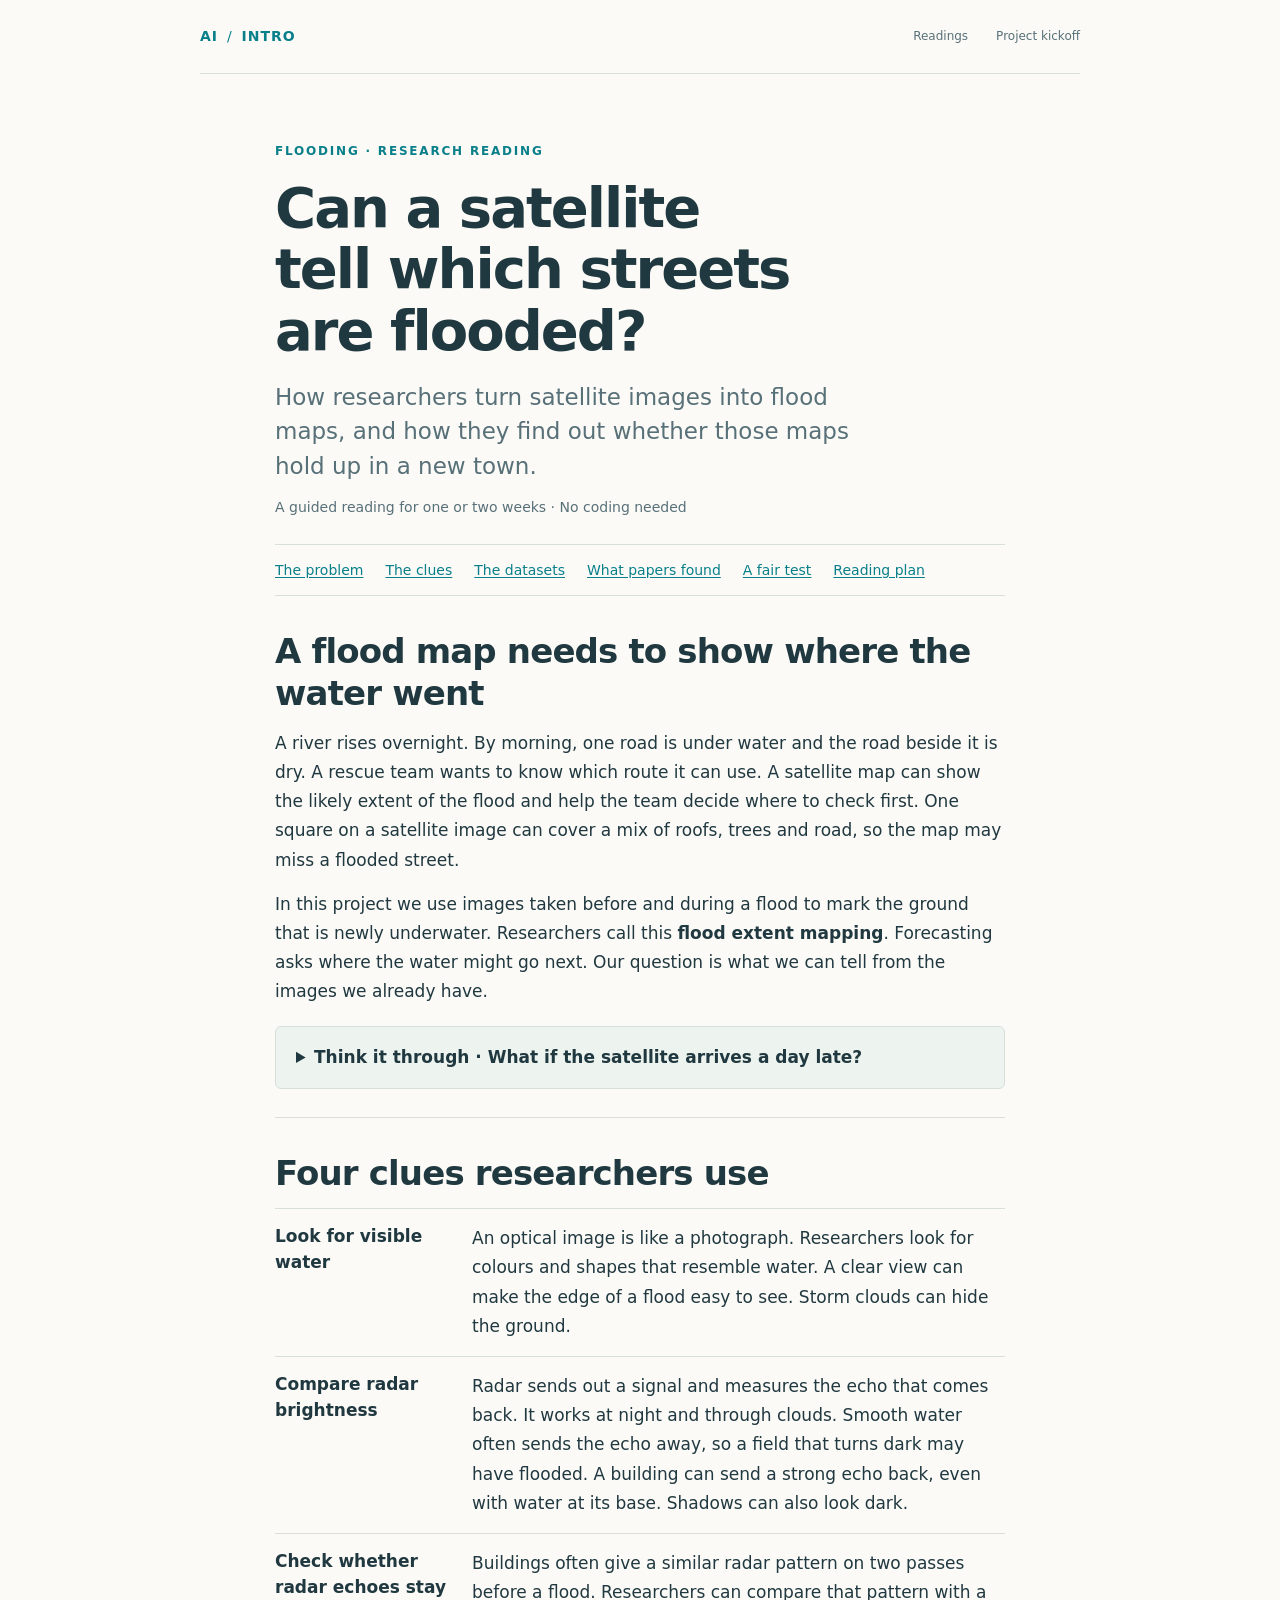
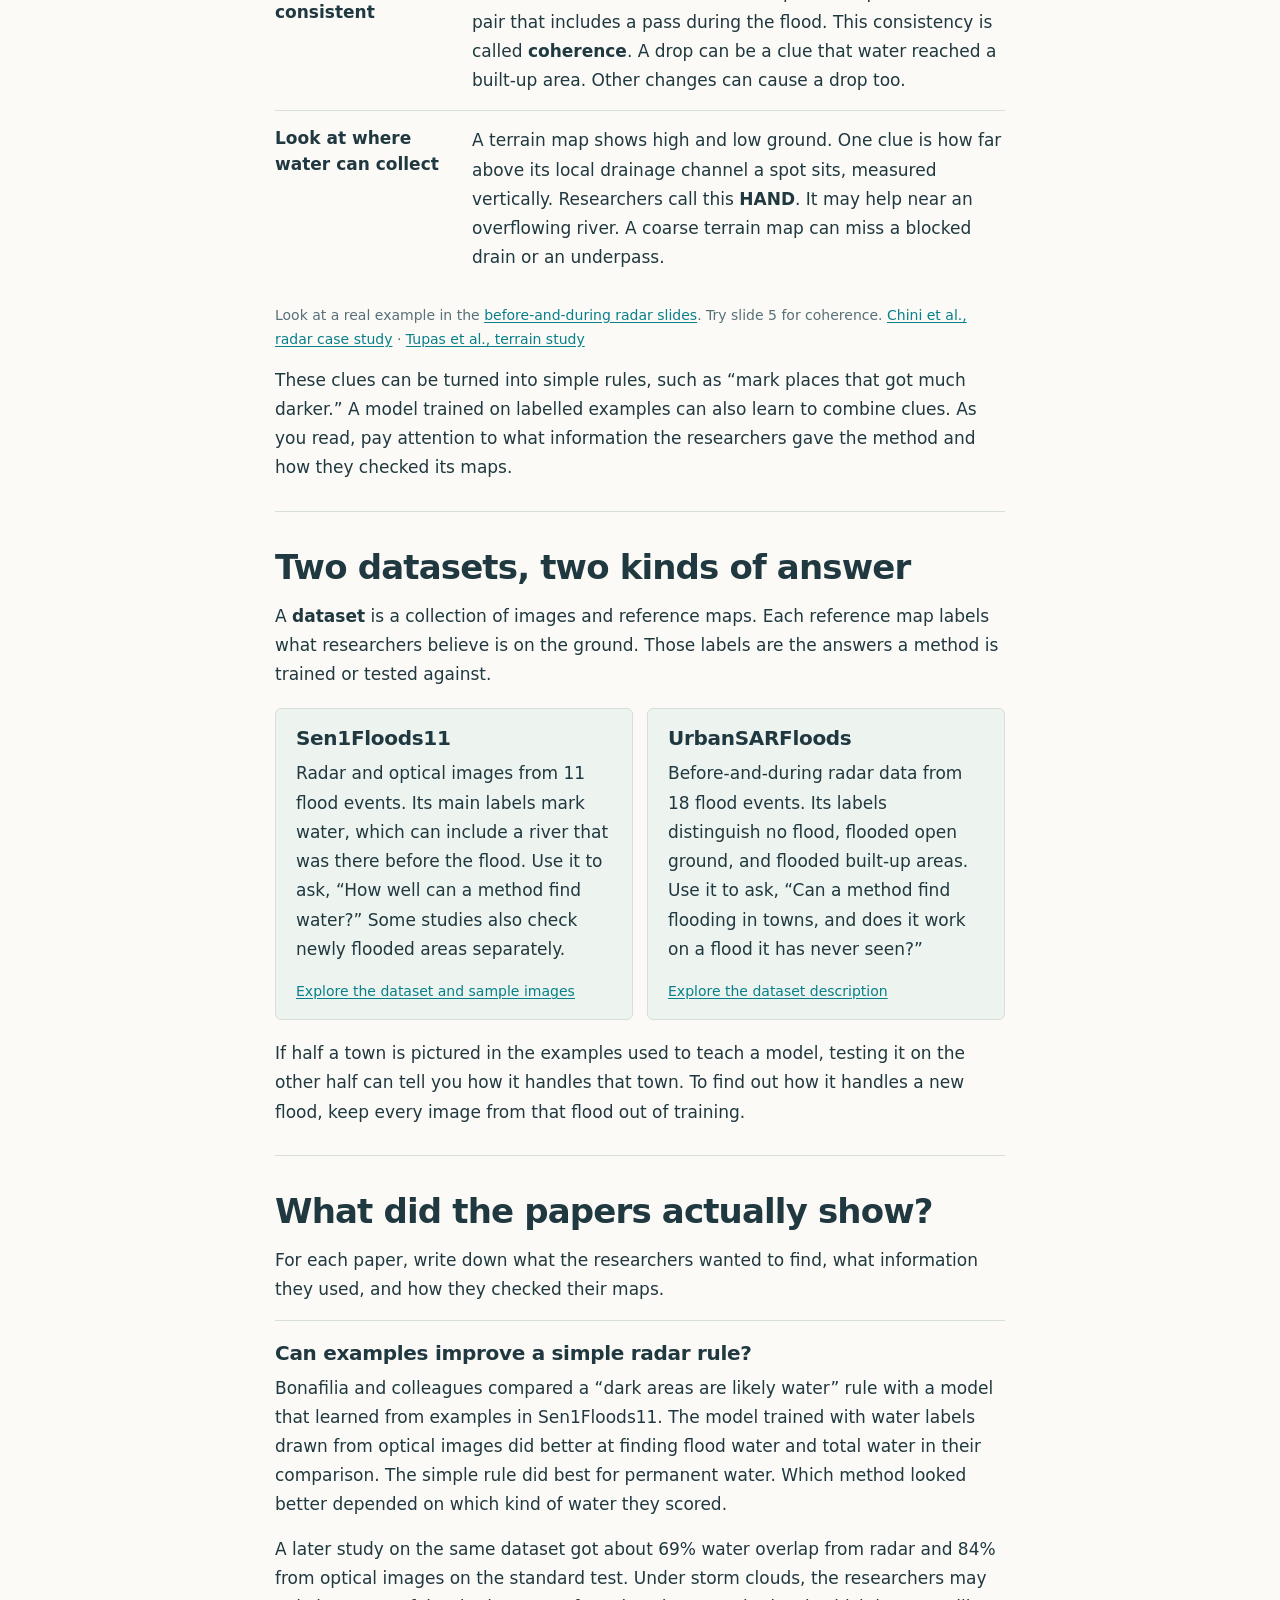
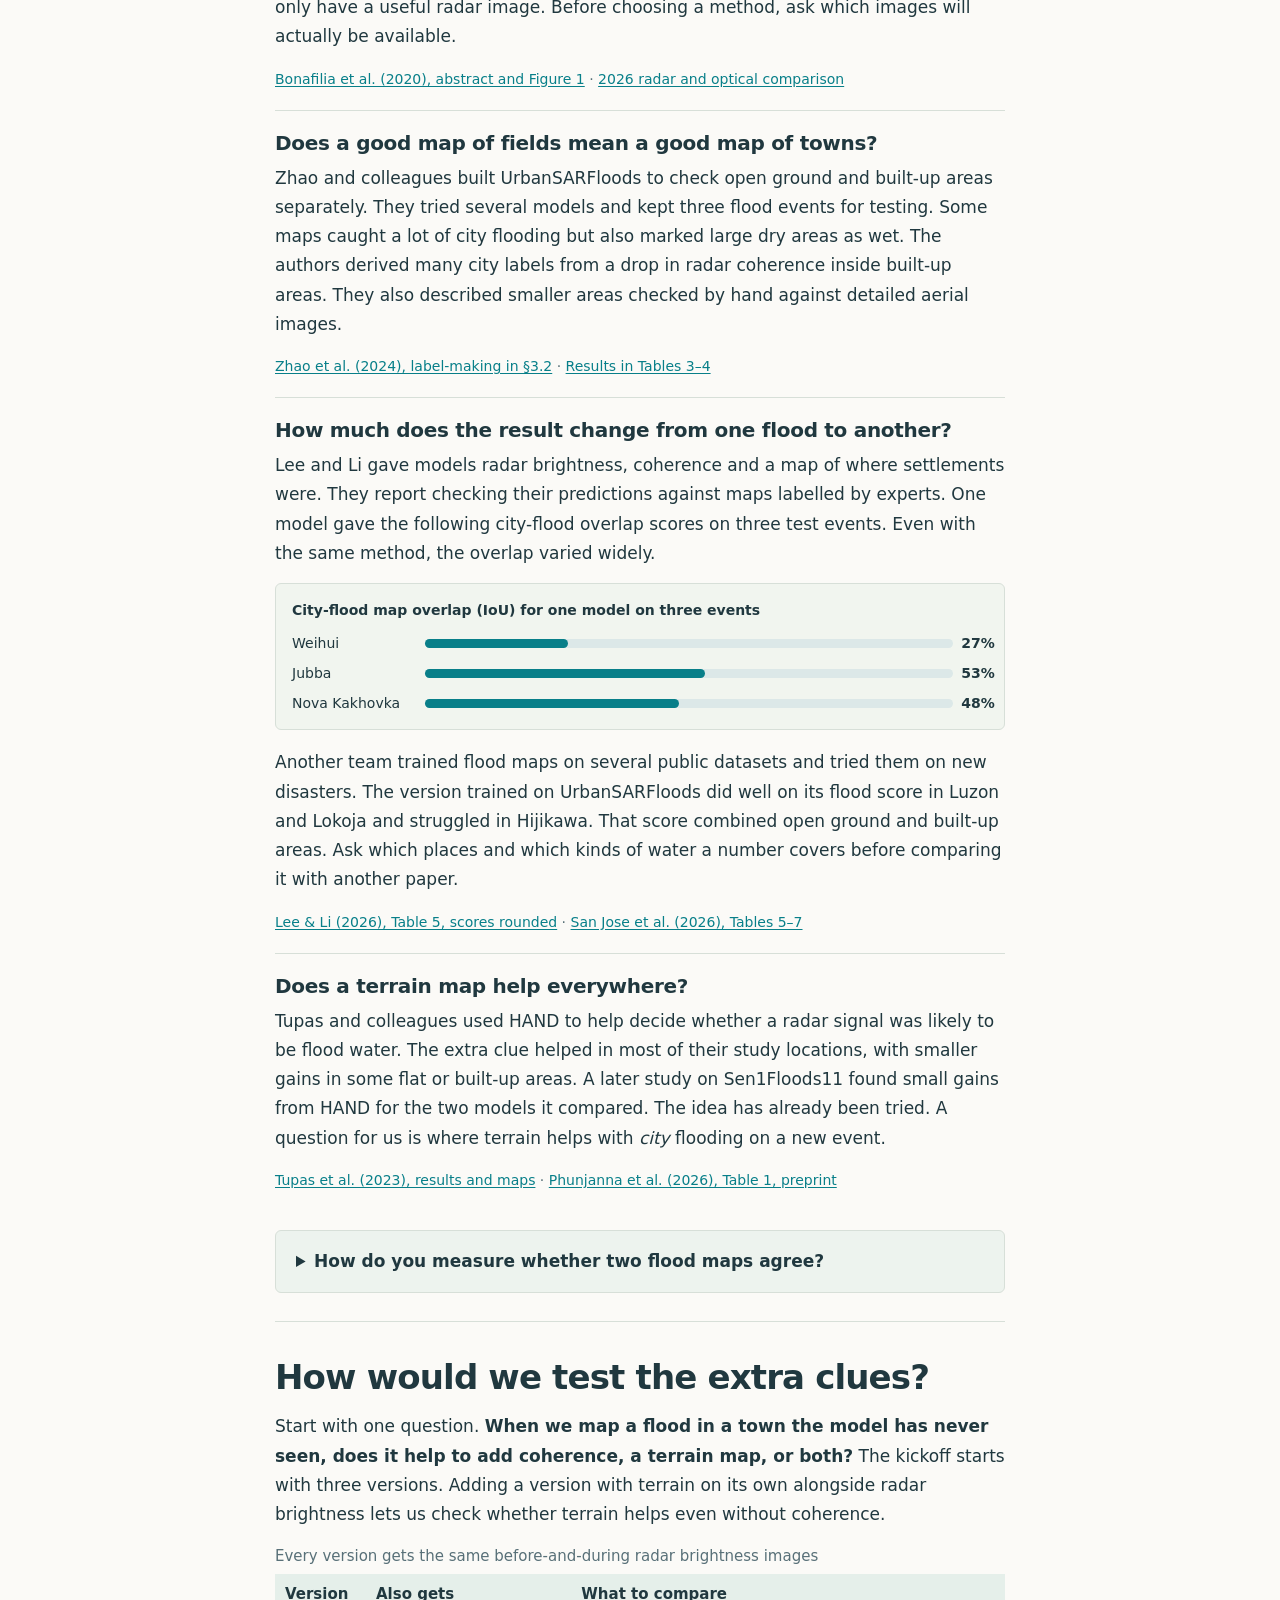
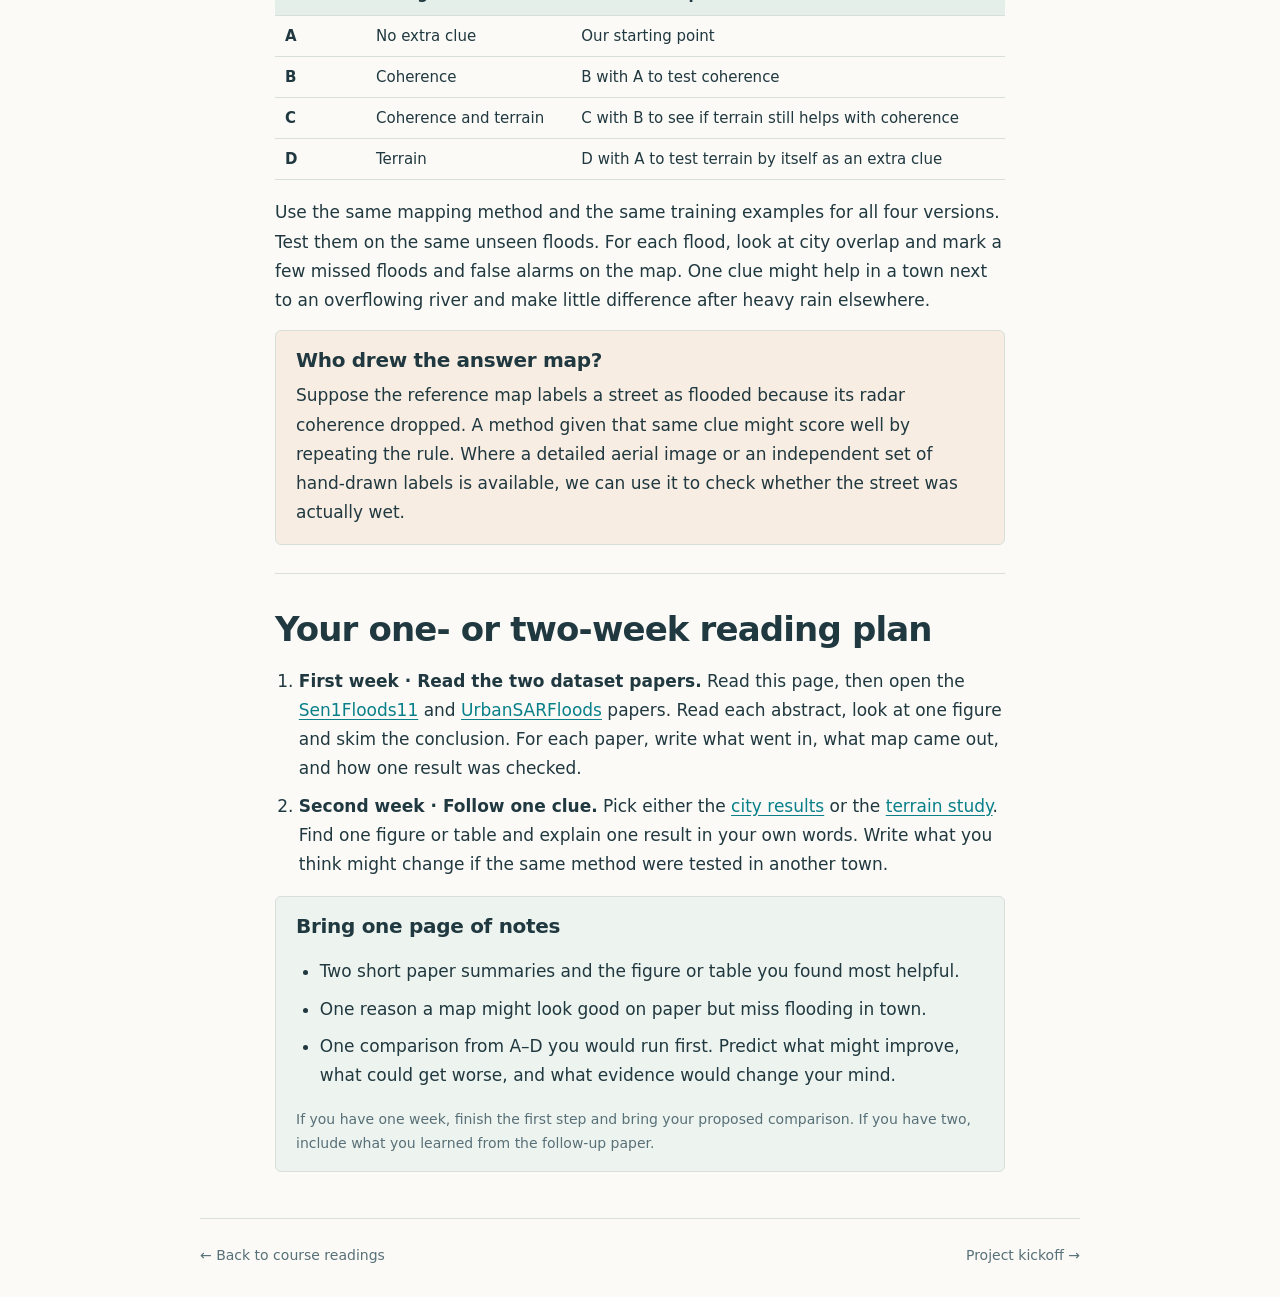
<file: flooding/reading-03-urban-flood-mapping.html>
<!doctype html>
<html lang="en">
<head>
  <meta charset="utf-8">
  <meta name="robots" content="noindex, nofollow">
  <meta name="viewport" content="width=device-width, initial-scale=1">
  <meta name="description" content="A beginner-friendly research reading on how satellites map urban floods, what the papers found, and how to plan a fair experiment.">
  <meta name="theme-color" content="#fbfaf7">
  <title>Can a satellite tell which streets are flooded? · Flooding Research Reading</title>
  <link rel="icon" type="image/svg+xml" href="assets/favicon.svg">
  <link rel="stylesheet" href="../assets/course-home.css">
  <link rel="stylesheet" href="assets/research-reading.css">
</head>
<body class="research-reading">
  <a class="skip-link" href="#main">Skip to reading</a>
  <div class="page">
    <header class="site-header">
      <a class="brand" href="./">AI <span>/</span> INTRO</a>
      <nav aria-label="Course navigation">
        <a href="./#readings">Readings</a>
        <a href="kickoff/">Project kickoff</a>
      </nav>
    </header>

    <main id="main" class="reading-column" tabindex="-1">
      <article>
        <header class="reading-hero">
          <p class="eyebrow">Flooding · Research reading</p>
          <h1>Can a satellite tell which streets are flooded?</h1>
          <p class="dek">How researchers turn satellite images into flood maps, and how they find out whether those maps hold up in a new town.</p>
          <p class="reading-meta">A guided reading for one or two weeks · No coding needed</p>
        </header>

        <nav class="reading-outline" aria-label="On this page">
          <a href="#problem">The problem</a>
          <a href="#methods">The clues</a>
          <a href="#datasets">The datasets</a>
          <a href="#papers">What papers found</a>
          <a href="#experiment">A fair test</a>
          <a href="#reading-plan">Reading plan</a>
        </nav>

        <section id="problem">
          <h2>A flood map needs to show where the water went</h2>
          <p>A river rises overnight. By morning, one road is under water and the road beside it is dry. A rescue team wants to know which route it can use. A satellite map can show the likely extent of the flood and help the team decide where to check first. One square on a satellite image can cover a mix of roofs, trees and road, so the map may miss a flooded street.</p>
          <p>In this project we use images taken before and during a flood to mark the ground that is newly underwater. Researchers call this <strong>flood extent mapping</strong>. Forecasting asks where the water might go next. Our question is what we can tell from the images we already have.</p>
          <details class="check">
            <summary>Think it through · What if the satellite arrives a day late?</summary>
            <p>The map can still show the water present when the image was taken. If some water has drained away, it may miss streets that flooded earlier. When you read a paper, check the dates of both the satellite image and the map used to check it.</p>
          </details>
        </section>

        <section id="methods">
          <h2>Four clues researchers use</h2>
          <dl class="clue-list">
            <div>
              <dt>Look for visible water</dt>
              <dd>An optical image is like a photograph. Researchers look for colours and shapes that resemble water. A clear view can make the edge of a flood easy to see. Storm clouds can hide the ground.</dd>
            </div>
            <div>
              <dt>Compare radar brightness</dt>
              <dd>Radar sends out a signal and measures the echo that comes back. It works at night and through clouds. Smooth water often sends the echo away, so a field that turns dark may have flooded. A building can send a strong echo back, even with water at its base. Shadows can also look dark.</dd>
            </div>
            <div>
              <dt>Check whether radar echoes stay consistent</dt>
              <dd>Buildings often give a similar radar pattern on two passes before a flood. Researchers can compare that pattern with a pair that includes a pass during the flood. This consistency is called <strong>coherence</strong>. A drop can be a clue that water reached a built-up area. Other changes can cause a drop too.</dd>
            </div>
            <div>
              <dt>Look at where water can collect</dt>
              <dd>A terrain map shows high and low ground. One clue is how far above its local drainage channel a spot sits, measured vertically. Researchers call this <strong>HAND</strong>. It may help near an overflowing river. A coarse terrain map can miss a blocked drain or an underpass.</dd>
            </div>
          </dl>
          <p class="source-note">Look at a real example in the <a href="kickoff/#4">before-and-during radar slides</a>. Try slide 5 for coherence. <a href="https://www.mdpi.com/2072-4292/11/2/107">Chini et al., radar case study</a> · <a href="https://www.mdpi.com/2073-4441/15/23/4034">Tupas et al., terrain study</a></p>
          <p>These clues can be turned into simple rules, such as “mark places that got much darker.” A model trained on labelled examples can also learn to combine clues. As you read, pay attention to what information the researchers gave the method and how they checked its maps.</p>
        </section>

        <section id="datasets">
          <h2>Two datasets, two kinds of answer</h2>
          <p>A <strong>dataset</strong> is a collection of images and reference maps. Each reference map labels what researchers believe is on the ground. Those labels are the answers a method is trained or tested against.</p>
          <div class="dataset-pair">
            <div>
              <h3>Sen1Floods11</h3>
              <p>Radar and optical images from 11 flood events. Its main labels mark water, which can include a river that was there before the flood. Use it to ask, “How well can a method find water?” Some studies also check newly flooded areas separately.</p>
              <p class="source-note"><a href="https://github.com/cloudtostreet/Sen1Floods11">Explore the dataset and sample images</a></p>
            </div>
            <div>
              <h3>UrbanSARFloods</h3>
              <p>Before-and-during radar data from 18 flood events. Its labels distinguish no flood, flooded open ground, and flooded built-up areas. Use it to ask, “Can a method find flooding in towns, and does it work on a flood it has never seen?”</p>
              <p class="source-note"><a href="https://arxiv.org/html/2406.04111#S3">Explore the dataset description</a></p>
            </div>
          </div>
          <p>If half a town is pictured in the examples used to teach a model, testing it on the other half can tell you how it handles that town. To find out how it handles a new flood, keep every image from that flood out of training.</p>
        </section>

        <section id="papers">
          <h2>What did the papers actually show?</h2>
          <p>For each paper, write down what the researchers wanted to find, what information they used, and how they checked their maps.</p>

          <div class="paper-list">
            <div id="paper-sen">
              <h3>Can examples improve a simple radar rule?</h3>
              <p>Bonafilia and colleagues compared a “dark areas are likely water” rule with a model that learned from examples in Sen1Floods11. The model trained with water labels drawn from optical images did better at finding flood water and total water in their comparison. The simple rule did best for permanent water. Which method looked better depended on which kind of water they scored.</p>
              <p>A later study on the same dataset got about 69% water overlap from radar and 84% from optical images on the standard test. Under storm clouds, the researchers may only have a useful radar image. Before choosing a method, ask which images will actually be available.</p>
              <p class="source-note"><a href="https://openaccess.thecvf.com/content_CVPRW_2020/papers/w11/Bonafilia_Sen1Floods11_A_Georeferenced_Dataset_to_Train_and_Test_Deep_Learning_CVPRW_2020_paper.pdf">Bonafilia et al. (2020), abstract and Figure 1</a> · <a href="https://www.mdpi.com/2072-4292/18/21/3674">2026 radar and optical comparison</a></p>
            </div>
            <div id="paper-urban">
              <h3>Does a good map of fields mean a good map of towns?</h3>
              <p>Zhao and colleagues built UrbanSARFloods to check open ground and built-up areas separately. They tried several models and kept three flood events for testing. Some maps caught a lot of city flooding but also marked large dry areas as wet. The authors derived many city labels from a drop in radar coherence inside built-up areas. They also described smaller areas checked by hand against detailed aerial images.</p>
              <p class="source-note"><a href="https://arxiv.org/html/2406.04111#S3.SS2">Zhao et al. (2024), label-making in §3.2</a> · <a href="https://arxiv.org/html/2406.04111#S4.SS2">Results in Tables 3–4</a></p>
            </div>
            <div id="paper-events">
              <h3>How much does the result change from one flood to another?</h3>
              <p>Lee and Li gave models radar brightness, coherence and a map of where settlements were. They report checking their predictions against maps labelled by experts. One model gave the following city-flood overlap scores on three test events. Even with the same method, the overlap varied widely.</p>
              <figure class="event-figure">
                <figcaption>City-flood map overlap (IoU) for one model on three events</figcaption>
                <ul class="event-bars">
                  <li><span>Weihui</span><span class="bar-track" aria-hidden="true"><span style="width:27%"></span></span><strong>27%</strong></li>
                  <li><span>Jubba</span><span class="bar-track" aria-hidden="true"><span style="width:53%"></span></span><strong>53%</strong></li>
                  <li><span>Nova Kakhovka</span><span class="bar-track" aria-hidden="true"><span style="width:48%"></span></span><strong>48%</strong></li>
                </ul>
              </figure>
              <p>Another team trained flood maps on several public datasets and tried them on new disasters. The version trained on UrbanSARFloods did well on its flood score in Luzon and Lokoja and struggled in Hijikawa. That score combined open ground and built-up areas. Ask which places and which kinds of water a number covers before comparing it with another paper.</p>
              <p class="source-note"><a href="https://arxiv.org/html/2604.26051#S5.SS2">Lee &amp; Li (2026), Table 5, scores rounded</a> · <a href="https://doi.org/10.1016/j.pdisas.2025.100507">San Jose et al. (2026), Tables 5–7</a></p>
            </div>
            <div id="paper-terrain">
              <h3>Does a terrain map help everywhere?</h3>
              <p>Tupas and colleagues used HAND to help decide whether a radar signal was likely to be flood water. The extra clue helped in most of their study locations, with smaller gains in some flat or built-up areas. A later study on Sen1Floods11 found small gains from HAND for the two models it compared. The idea has already been tried. A question for us is where terrain helps with <em>city</em> flooding on a new event.</p>
              <p class="source-note"><a href="https://www.mdpi.com/2073-4441/15/23/4034#sec4-water-15-04034">Tupas et al. (2023), results and maps</a> · <a href="https://arxiv.org/html/2608.30895v1#S4.T1">Phunjanna et al. (2026), Table 1, preprint</a></p>
            </div>
          </div>

          <details class="check">
            <summary>How do you measure whether two flood maps agree?</summary>
            <div class="overlap-example">
              <div class="pixel-map" role="img" aria-label="Example grid with 6 correctly marked wet squares, 2 missed wet squares, 3 false alarms, and 14 correctly unmarked dry squares.">
              <span></span><span></span><span></span><span></span><span></span>
              <span></span><span class="hit">✓</span><span class="hit">✓</span><span class="miss">−</span><span></span>
              <span></span><span class="false">+</span><span class="hit">✓</span><span class="hit">✓</span><span></span>
              <span></span><span class="false">+</span><span class="hit">✓</span><span class="hit">✓</span><span class="miss">−</span>
              <span></span><span></span><span class="false">+</span><span></span><span></span>
              </div>
              <div>
                <p>Count the squares marked as flooded by either map. Here there are 11. The maps agree on 6 of those squares, so the overlap is <strong>6 out of 11, or about 55%</strong>. This measure is called <strong>IoU</strong>.</p>
                <p class="pixel-legend"><span class="hit">✓</span> Correctly marked <span class="miss">−</span> Missed <span class="false">+</span> False alarm</p>
                <p class="source-note">Made-up example. Dry squares that both maps agree on are left out of the overlap score.</p>
              </div>
            </div>
          </details>
        </section>

        <section id="experiment">
          <h2>How would we test the extra clues?</h2>
          <p>Start with one question. <strong>When we map a flood in a town the model has never seen, does it help to add coherence, a terrain map, or both?</strong> The kickoff starts with three versions. Adding a version with terrain on its own alongside radar brightness lets us check whether terrain helps even without coherence.</p>
          <table class="experiment-table">
            <caption>Every version gets the same before-and-during radar brightness images</caption>
            <thead>
              <tr><th scope="col">Version</th><th scope="col">Also gets</th><th scope="col">What to compare</th></tr>
            </thead>
            <tbody>
              <tr><th scope="row">A</th><td>No extra clue</td><td>Our starting point</td></tr>
              <tr><th scope="row">B</th><td>Coherence</td><td>B with A to test coherence</td></tr>
              <tr><th scope="row">C</th><td>Coherence and terrain</td><td>C with B to see if terrain still helps with coherence</td></tr>
              <tr><th scope="row">D</th><td>Terrain</td><td>D with A to test terrain by itself as an extra clue</td></tr>
            </tbody>
          </table>
          <p>Use the same mapping method and the same training examples for all four versions. Test them on the same unseen floods. For each flood, look at city overlap and mark a few missed floods and false alarms on the map. One clue might help in a town next to an overflowing river and make little difference after heavy rain elsewhere.</p>
          <div class="reference-check">
            <h3>Who drew the answer map?</h3>
            <p>Suppose the reference map labels a street as flooded because its radar coherence dropped. A method given that same clue might score well by repeating the rule. Where a detailed aerial image or an independent set of hand-drawn labels is available, we can use it to check whether the street was actually wet.</p>
          </div>
        </section>

        <section id="reading-plan">
          <h2>Your one- or two-week reading plan</h2>
          <ol class="reading-steps">
            <li><strong>First week · Read the two dataset papers.</strong> Read this page, then open the <a href="#paper-sen">Sen1Floods11</a> and <a href="#paper-urban">UrbanSARFloods</a> papers. Read each abstract, look at one figure and skim the conclusion. For each paper, write what went in, what map came out, and how one result was checked.</li>
            <li><strong>Second week · Follow one clue.</strong> Pick either the <a href="#paper-events">city results</a> or the <a href="#paper-terrain">terrain study</a>. Find one figure or table and explain one result in your own words. Write what you think might change if the same method were tested in another town.</li>
          </ol>
          <div class="hand-in">
            <h3>Bring one page of notes</h3>
            <ul>
              <li>Two short paper summaries and the figure or table you found most helpful.</li>
              <li>One reason a map might look good on paper but miss flooding in town.</li>
              <li>One comparison from A–D you would run first. Predict what might improve, what could get worse, and what evidence would change your mind.</li>
            </ul>
            <p class="source-note">If you have one week, finish the first step and bring your proposed comparison. If you have two, include what you learned from the follow-up paper.</p>
          </div>
        </section>
      </article>
    </main>

    <footer>
      <a href="./#readings">← Back to course readings</a>
      <a href="kickoff/">Project kickoff →</a>
    </footer>
  </div>
</body>
</html>
</file>
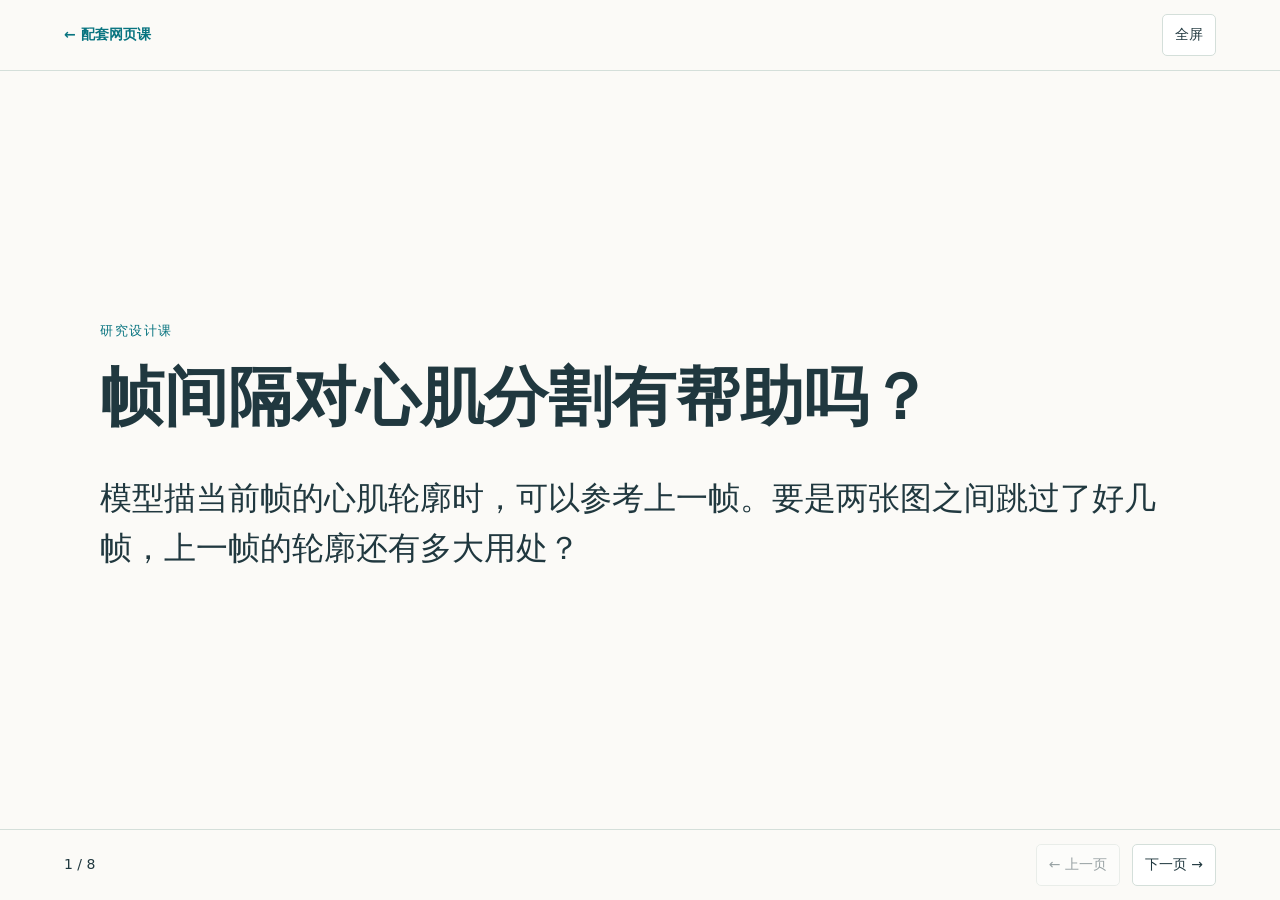
<file: med/next-steps/slides.html>
<!doctype html><html lang="zh-CN"><head><meta charset="utf-8"><meta name="viewport" content="width=device-width, initial-scale=1"><meta name="robots" content="noindex, nofollow"><title>课堂投影片 · 帧间隔对心肌分割有帮助吗？</title><link rel="stylesheet" href="lesson.css"></head><body class="deck">
<header class="top"><a href="./">← 配套网页课</a><button id="full">全屏</button></header>
<main><section class="slide" id="s1"><p class="eyebrow">研究设计课</p><h1>帧间隔对心肌分割有帮助吗？</h1><p>模型描当前帧的心肌轮廓时，可以参考上一帧。要是两张图之间跳过了好几帧，上一帧的轮廓还有多大用处？</p></section>
<section class="slide" id="s2" hidden><p class="eyebrow">观察</p><h2>同一段视频的两种取法</h2><div class="timeline" aria-label="选中第零、四、八帧"><span class="kept">0</span><span>1</span><span>2</span><span>3</span><span class="kept">4</span><span>5</span><span>6</span><span>7</span><span class="kept">8</span></div><div class="timeline" aria-label="选中第零、一、八帧"><span class="kept">0</span><span class="kept">1</span><span>2</span><span>3</span><span>4</span><span>5</span><span>6</span><span>7</span><span class="kept">8</span></div><p><small>实心圆是保留的帧。哪一行从第二张图到第三张图跨得更远？</small></p></section>
<section class="slide" id="s3" hidden><p class="eyebrow">预测</p><h2>间隔什么时候可能有用？</h2><blockquote>每次都跨四帧，填 4、4 就足够了。先跨一帧、再跨七帧，填 4、4 就丢掉了第二步更长这条信息。</blockquote><p>我们猜，取帧不均匀时，知道真实间隔的模型会把轮廓描得更准。</p><p><small>如果只看当前图就足够准确，你预计会看到什么？</small></p></section>
<section class="slide" id="s4" hidden><p class="eyebrow">设计对照</p><h2>让两组看到完全相同的画面</h2><table><thead><tr><th>给模型的输入</th><th>固定提示</th><th>真实提示</th></tr></thead><tbody><tr><th>三张画面</th><td>0、1、8</td><td>0、1、8</td></tr><tr><th>两段间隔</th><td>4、4</td><td>1、7</td></tr></tbody></table><p>两组用相同的网络和训练步数。训练时取相同的帧，测试时也看同一批新患者。</p><p><small>如果右边的模型还多看了两张图，你怎么知道是哪一点帮了它？</small></p></section>
<section class="slide" id="s5" hidden><p class="eyebrow">评估</p><h2>为什么先按患者算分？</h2><p>一位患者有两帧标注，另一位有十帧。把十二帧放在一起平均，第二位患者的影响会更大。先算每位患者自己的平均 Dice，再比较两组。</p><blockquote>一位患者的差值 = 真实提示组的 Dice − 固定提示组的 Dice</blockquote></section>
<section class="slide" id="s6" hidden><p class="eyebrow">课堂算例 · 虚构数据</p><h2>三位患者的分数都提高了吗？</h2><table><thead><tr><th>患者</th><th>固定提示</th><th>真实提示</th></tr></thead><tbody><tr><th>甲</th><td>0.80</td><td>0.84</td></tr><tr><th>乙</th><td>0.86</td><td>0.85</td></tr><tr><th>丙</th><td>0.74</td><td>0.77</td></tr></tbody></table><p><small>真实组平均高出多少？你想先看谁的原图？</small></p></section>
<section class="slide" id="s7" hidden><p class="eyebrow">解释</p><h2>平均提高了 0.02，乙却下降了</h2><p>乙的 Dice 从 0.86 降到了 0.85。把乙的两组预测分别叠在同一帧的人工轮廓上，才能看出哪段边界偏了。</p><p>再换几个随机种子重复训练。如果有时提高、有时下降，一次训练的平均分就不足以说明真实间隔更好。</p></section>
<section class="slide" id="s8" hidden><p class="eyebrow">随堂练习</p><h2>换成四帧，固定组该填什么？</h2><p>两组都看第 0、1、3、9 帧。真实组收到的三个间隔是 1、2、6。</p><blockquote>固定组填哪三个相同的数，才能保留同样的总跨度？</blockquote><p><small><a href="./#practice">查看网页课里的计算过程</a></small></p></section></main>
<nav class="controls" aria-label="投影片导航"><span id="page" aria-live="polite"></span><div><button id="prev">← 上一页</button><button id="next">下一页 →</button></div></nav>
<script>
const slides = Array.from(document.querySelectorAll('.slide'));
const prev = document.getElementById('prev'), next = document.getElementById('next');
let current = 0;
function show(index) {
  current = Math.max(0, Math.min(index, slides.length - 1));
  slides.forEach((slide, i) => slide.hidden = i !== current);
  prev.disabled = current === 0;
  next.disabled = current === slides.length - 1;
  document.getElementById('page').textContent = (current + 1) + ' / ' + slides.length;
  history.replaceState(null, '', '#' + (current + 1));
  window.scrollTo(0,0);
}
function fromHash() { show((Number(location.hash.slice(1)) || 1) - 1); }
prev.onclick = () => show(current - 1);
next.onclick = () => show(current + 1);
const full = document.getElementById('full');
full.hidden = !document.fullscreenEnabled;
function toggleFull() { if (document.fullscreenElement) document.exitFullscreen(); else if (document.fullscreenEnabled) document.documentElement.requestFullscreen(); }
full.onclick = toggleFull;
document.addEventListener('fullscreenchange', () => full.textContent = document.fullscreenElement ? '退出全屏' : '全屏');
document.addEventListener('keydown', event => {
  if (event.ctrlKey || event.metaKey || event.altKey) return;
  if (event.key === ' ' && event.target.closest('button,a')) return;
  switch(event.key) {
    case 'ArrowRight': case 'PageDown': case ' ': show(current + 1); break;
    case 'ArrowLeft': case 'PageUp': show(current - 1); break;
    case 'Home': show(0); break;
    case 'End': show(slides.length - 1); break;
    case 'f': case 'F': toggleFull(); break;
    default: return;
  }
  event.preventDefault();
});
window.addEventListener('hashchange', fromHash);
fromHash();
</script></body></html>
</file>
<file: assets/course-home.css>
@charset "UTF-8";
:root{--paper:#f8f8f3;--ink:#182e3b;--muted:#587078;--teal:#087f89;--line:#d4dfd8;--mono:Consolas,"Courier New",monospace}
*{box-sizing:border-box}
html{scroll-behavior:smooth;scroll-padding-top:32px}
body{margin:0;background:var(--paper);color:var(--ink);font-family:Arial,Helvetica,sans-serif;-webkit-font-smoothing:antialiased}
a{color:inherit;text-decoration:none}
a:focus-visible{outline:3px solid #c96239;outline-offset:5px;border-radius:2px}
::selection{background:#cce7df;color:var(--ink)}
.page{width:min(880px,calc(100% - 80px));margin:auto}
.skip-link{position:absolute;left:20px;top:-100px;padding:12px;background:var(--ink);color:white;z-index:2}
.skip-link:focus{top:12px}
.site-header{height:90px;display:flex;align-items:center;justify-content:space-between;gap:24px;border-bottom:1px solid var(--line)}
.brand{font-size:15px;font-weight:700;letter-spacing:1px;white-space:nowrap}
.brand>span{color:var(--teal);margin-inline:3px;font-weight:400}
nav{display:flex;align-items:center;gap:28px;font-size:12px}
nav a{padding-block:10px;color:var(--muted)}
nav a:hover,footer a:hover{color:var(--teal)}
nav span,footer a span{margin-left:4px}
.intro{padding:62px 0 47px}
.eyebrow{font:10px/1.6 var(--mono);letter-spacing:1.3px;color:var(--teal);margin:0 0 18px}
h1{font-size:42px;letter-spacing:-1.6px;line-height:1.15;margin:0 0 18px;font-weight:600}
.description{font-size:15px;line-height:1.8;color:var(--muted);max-width:640px;margin:0 0 12px}
.course-note{font-size:11px;line-height:1.7;color:var(--muted);margin:0}
section{margin-bottom:42px}
.section-heading{display:flex;align-items:baseline;justify-content:space-between;gap:20px;padding-bottom:14px;border-bottom:1px solid var(--ink)}
h2{font-size:20px;font-weight:600;letter-spacing:-.35px;margin:0}
.section-heading>span{font-size:11px;line-height:1.5;color:var(--muted)}
.material-row{display:grid;grid-template-columns:28px minmax(0,1fr) 76px 18px;gap:17px;align-items:center;padding:23px 6px;border-bottom:1px solid var(--line);transition:background .15s}
.material-row:hover{background:#eaf0e7}
.item-number{font:11px var(--mono);color:var(--muted);align-self:start;padding-top:3px}
.item-label{font:9px/1.5 var(--mono);letter-spacing:1px;color:var(--teal);display:block;margin-bottom:7px}
h3{font-size:19px;font-weight:500;line-height:1.35;letter-spacing:-.3px;margin:0 0 6px}
.material-row:hover h3{color:var(--teal)}
.item-copy p{font-size:12px;line-height:1.7;color:var(--muted);margin:0}
.item-duration{font:10px var(--mono);color:var(--muted);text-align:right;white-space:nowrap}
.item-arrow{font-size:20px;color:var(--teal);text-align:right}
.section-note{display:flex;justify-content:space-between;align-items:center;gap:15px;margin:14px 0 0;font-size:11px;line-height:1.7;color:var(--muted)}
.section-note a{color:var(--teal)}
.section-note a:hover{text-decoration:underline;text-underline-offset:4px}
.section-note a span{margin-left:6px}
.reading-note{font-size:11px;line-height:1.8;color:var(--muted);margin:14px 0 0}
footer{display:flex;justify-content:space-between;gap:22px;align-items:center;border-top:1px solid var(--line);padding:24px 0 30px;font-size:10px;color:var(--muted)}
@media(max-width:700px){.page{width:calc(100% - 48px)}.intro{padding-top:44px}h1{font-size:36px;max-width:540px}.material-row{grid-template-columns:23px minmax(0,1fr) 65px 16px;gap:12px}.item-copy p{font-size:11px}h3{font-size:18px}}
@media(max-width:480px){.page{width:calc(100% - 36px)}.site-header{height:72px;gap:15px}.brand{font-size:13px;letter-spacing:.5px}nav{gap:17px;font-size:11px}.intro{padding:36px 0}.eyebrow{font-size:8px;letter-spacing:.8px;margin-bottom:15px}h1{font-size:34px;letter-spacing:-1.2px;max-width:300px}.description{font-size:13px;line-height:1.8}.course-note{font-size:10px;max-width:285px}section{margin-bottom:33px}.section-heading{gap:12px}.section-heading>span{font-size:9px;text-align:right}h2{font-size:19px}.material-row{grid-template-columns:20px minmax(0,1fr) 16px;gap:10px;padding:20px 2px}.item-copy{grid-column:2;grid-row:1}.item-number{grid-column:1;grid-row:1;font-size:10px}.item-arrow{grid-column:3;grid-row:1;align-self:start;margin-top:19px;font-size:19px}.item-duration{grid-column:2;grid-row:2;text-align:left;font-size:9px;margin-top:-3px}.item-label{font-size:8px;letter-spacing:.7px}h3{font-size:18px;line-height:1.4}.item-copy p{font-size:11px}.section-note{font-size:10px;flex-wrap:wrap;gap:5px 14px}.reading-note{font-size:10px}footer{align-items:flex-start;font-size:9px;gap:15px}footer>a{white-space:nowrap}}
@media(prefers-reduced-motion:reduce){html{scroll-behavior:auto}.material-row{transition:none}}
@media print{.page{width:100%}.site-header nav,.skip-link{display:none}.intro{padding-top:30px}section{break-inside:avoid}.material-row:hover{background:none}}

:root{--paper:#fbfaf7;--ink:#20383f;--muted:#587078;--teal:#087f89;--line:#d7dfd8;--orange:#ba5935;
--sans:"Inter","Segoe UI",system-ui,-apple-system,"Helvetica Neue",Arial,sans-serif;--serif:var(--sans);--mono:"SFMono-Regular",Consolas,"Liberation Mono",Menlo,monospace}
body{font-family:var(--sans);background:var(--paper);color:var(--ink)}

.site-header{height:auto;padding:16px 0}.brand{color:var(--teal);font-size:14px}.brand>span{color:var(--teal)}
.eyebrow{font:700 12px/1.6 var(--sans);letter-spacing:1.8px}
h1{font-weight:700;letter-spacing:-.5px}.description{font-size:19px;line-height:1.6}.course-note{font-size:13px}
.section-heading>span,.item-copy p,.section-note,.reading-note{font-size:13px}.item-label{font:700 11px/1.5 var(--sans);letter-spacing:1.2px}
h3{font-weight:700}.item-duration,.item-number{font-size:12px}footer{font-size:12px}

.material-row-short{grid-template-columns:28px minmax(0,1fr) 18px}
@media(max-width:700px){.material-row-short{grid-template-columns:23px minmax(0,1fr) 16px}}
@media(max-width:480px){.material-row-short{grid-template-columns:20px minmax(0,1fr) 16px}}
</file>
<file: med/next-steps/lesson.css>
:root{--paper:#fbfaf7;--ink:#20383f;--muted:#526b71;--teal:#087480;--line:#d4dfda;--pale:#e5f2ee;--orange:#a94f31;font-family:"Segoe UI","Microsoft YaHei",system-ui,sans-serif;color:var(--ink);background:var(--paper)}
*{box-sizing:border-box}body{margin:0;line-height:1.85}a,summary{color:var(--teal);text-underline-offset:.22em}a:focus-visible,button:focus-visible,summary:focus-visible,input:focus-visible{outline:3px solid var(--orange);outline-offset:3px}
.top,footer,.controls{display:flex;align-items:center;justify-content:space-between;gap:1em;flex-wrap:wrap;border-bottom:1px solid var(--line);padding:14px max(5vw,20px);font-size:14px}.top>a{font-weight:750}.top a,aside a,footer a,.controls a{text-decoration:none}.top nav{display:flex;gap:20px}.skip{position:absolute;left:10px;top:-100px;background:white}.skip:focus{top:5px}
.layout{display:grid;grid-template-columns:165px minmax(0,780px);gap:clamp(25px,5vw,80px);max-width:1120px;padding:0 24px;margin:auto}aside nav{position:sticky;top:30px;display:grid;gap:10px;padding-top:36px;font-size:14px}aside b,.eyebrow{color:var(--teal);font-size:13px;letter-spacing:.12em}aside a{color:var(--muted)}a:hover{text-decoration:underline}
main{min-width:0}.hero{padding:42px 0 20px}h1,h2,h3{line-height:1.32;text-wrap:balance}h1{font-size:clamp(32px,4vw,52px);margin:12px 0}h2{font-size:clamp(23px,3vw,32px);margin:0 0 16px}h3{font-size:19px;margin:.5em 0}.lead{font-size:clamp(18px,2vw,23px);color:var(--muted)}.action{display:inline-block;background:var(--teal);color:white;padding:8px 17px;border-radius:5px;text-decoration:none}section{border-top:1px solid var(--line);margin-top:24px;padding:28px 0 12px;scroll-margin-top:20px}p{margin:12px 0 18px}
figure,blockquote,.pause,details{margin:18px 0;padding:18px 22px;background:var(--pale);border-radius:6px}blockquote{border-left:4px solid var(--teal);font-size:1.12em}.pause{background:#f8ecdf}.pause p,details p{margin:.5em 0}summary{cursor:pointer;font-weight:650}figcaption,caption{font-size:14px;font-weight:650;color:var(--muted);text-align:left}output{display:block;font-weight:650;color:var(--teal)}input{accent-color:var(--teal);vertical-align:middle;width:min(230px,90%)}
.timeline{display:flex;align-items:center;justify-content:space-between;position:relative;margin:20px 0}.timeline:before{content:"";position:absolute;top:50%;width:100%;border-top:2px solid #93afab}.timeline span{position:relative;border:1px solid #82a9a5;border-radius:50%;background:var(--paper);width:1.9em;height:1.9em;text-align:center;line-height:1.8;font-variant-numeric:tabular-nums}.timeline .kept{background:var(--teal);border-color:var(--teal);color:white;font-weight:700}
table{border-collapse:collapse;width:100%;margin:18px 0;font-variant-numeric:tabular-nums}caption{padding-bottom:6px}th,td{text-align:left;border-bottom:1px solid var(--line);padding:9px}thead th{background:var(--pale)}dt{font-weight:700;color:var(--teal);margin-top:18px}dd{margin:4px 0 16px}li{margin:.4em 0}footer{border-top:1px solid var(--line);border-bottom:0;padding:22px 0;margin:28px 0}
.deck{min-height:100vh;min-height:100dvh;display:flex;flex-direction:column}.deck main{flex:1;width:min(1080px,90%);margin:auto;display:grid;align-items:center}.slide{border:0;padding:5vh 0;margin:0;font-size:clamp(19px,2.5vw,35px);line-height:1.55}.slide h1,.slide h2{font-size:clamp(34px,5vw,70px);margin:0 0 .55em}.slide .eyebrow{margin-bottom:14px}.slide blockquote{font-size:1em}.slide small{font-size:.65em;color:var(--muted)}.slide .timeline{max-width:750px}.deck .controls{border-top:1px solid var(--line);border-bottom:none}.controls div{display:flex;align-items:center;gap:12px}button{font:inherit;color:var(--ink);border:1px solid var(--line);border-radius:5px;background:white;cursor:pointer;padding:7px 12px}button:disabled{opacity:.45;cursor:default}
@media(max-width:740px){.layout{display:block;padding:0 18px}aside nav{position:static;display:flex;flex-wrap:wrap;gap:6px 14px;padding-top:15px}aside b{width:100%}.hero{padding-top:22px}.top{gap:5px 12px}.timeline span{font-size:13px}figure{padding:14px}th,td{padding:6px}.deck .controls{padding:10px 4vw}.slide{padding:24px 0}}
@media print{.top,aside,.controls,.action,footer{display:none}.layout,.deck main{display:block;width:100%}.slide[hidden]{display:block}.slide{break-after:page}.deck{display:block}}
</file>
<file: flooding/assets/research-reading.css>
.research-reading {
  font-size: 17px;
  line-height: 1.72;
}

.reading-column {
  width: min(100%, 730px);
  margin-inline: auto;
}

.reading-hero {
  padding: clamp(34px, 7vw, 68px) 0 25px;
}

.reading-hero .eyebrow {
  margin-bottom: 16px;
  text-transform: uppercase;
}

.reading-hero h1 {
  max-width: 650px;
  font-size: clamp(36px, 6vw, 56px);
  line-height: 1.1;
  letter-spacing: -0.035em;
  text-wrap: balance;
}

.reading-hero .dek {
  max-width: 610px;
  margin: 0 0 12px;
  color: var(--muted);
  font-size: clamp(19px, 2.5vw, 23px);
  line-height: 1.5;
}

.reading-meta,
.research-reading .source-note {
  color: var(--muted);
  font-size: 14px;
}

.reading-meta {
  margin: 0;
}

.reading-outline {
  flex-wrap: wrap;
  gap: 6px 22px;
  padding: 9px 0;
  border-block: 1px solid var(--line);
  font-size: 14px;
}

.reading-outline a {
  padding: 4px 0;
  white-space: nowrap;
}

.reading-column section {
  margin: 34px 0 0;
  padding-bottom: 28px;
  border-bottom: 1px solid var(--line);
}

.reading-column section:last-child {
  border-bottom: 0;
  padding-bottom: 46px;
}

.reading-column h2 {
  margin-bottom: 14px;
  font-size: clamp(25px, 3.8vw, 34px);
  line-height: 1.24;
  letter-spacing: -0.025em;
}

.reading-column h3 {
  margin-bottom: 7px;
  font-size: 20px;
  line-height: 1.35;
}

.reading-column p {
  margin: 0 0 15px;
}

.reading-hero .reading-meta,
.reading-column p:last-child {
  margin-bottom: 0;
}

.reading-column a {
  color: var(--teal);
  text-decoration: underline;
  text-underline-offset: 0.16em;
}

.reading-column a:hover {
  color: var(--ink);
}

.clue-list {
  margin: 5px 0 15px;
}

.clue-list > div {
  display: grid;
  grid-template-columns: minmax(0, 175px) minmax(0, 1fr);
  gap: 22px;
  padding: 15px 0;
  border-top: 1px solid var(--line);
}

.clue-list dt {
  font-weight: 700;
  line-height: 1.5;
}

.clue-list dd {
  margin: 0;
}

.dataset-pair {
  display: grid;
  grid-template-columns: repeat(2, minmax(0, 1fr));
  gap: 14px;
  margin: 19px 0;
}

.dataset-pair > div,
.reference-check,
.hand-in,
.check {
  padding: 16px 20px;
  border: 1px solid var(--line);
  border-radius: 6px;
  background: #edf3ee;
}

.paper-list > div {
  padding: 19px 0;
  border-top: 1px solid var(--line);
}

.paper-list .source-note {
  margin-bottom: 0;
}

.event-figure {
  margin: 13px 0 18px;
  padding: 14px 16px;
  border: 1px solid var(--line);
  border-radius: 6px;
  background: #f1f5ef;
}

.event-figure figcaption {
  margin-bottom: 9px;
  font-size: 14px;
  font-weight: 700;
}

.event-bars {
  display: grid;
  gap: 6px;
  margin: 0;
  padding: 0;
  list-style: none;
  font-size: 14px;
}

.event-bars li {
  display: grid;
  grid-template-columns: minmax(86px, 125px) 1fr 3ch;
  gap: 8px;
  align-items: center;
}

.bar-track {
  height: 9px;
  border-radius: 9px;
  background: #dce8e8;
}

.bar-track > span {
  display: block;
  height: 100%;
  border-radius: inherit;
  background: var(--teal);
}

.check {
  margin-top: 19px;
}

.check summary {
  cursor: pointer;
  font-weight: 700;
}

.check summary:focus-visible {
  outline: 3px solid var(--orange);
  outline-offset: 4px;
}

.check[open] summary {
  margin-bottom: 12px;
}

.overlap-example {
  display: grid;
  grid-template-columns: 134px minmax(0, 1fr);
  gap: 17px;
  align-items: start;
}

.pixel-map {
  display: grid;
  grid-template-columns: repeat(5, 1fr);
  gap: 3px;
}

.pixel-map > span,
.pixel-legend > span {
  display: grid;
  place-items: center;
  font-weight: 700;
  border-radius: 2px;
  background: #e0e6df;
}

.pixel-map > span {
  aspect-ratio: 1;
  line-height: 1;
}

.pixel-legend > span {
  display: inline-grid;
  width: 1.3em;
  margin-inline: 5px 1px;
}

.pixel-map .hit,
.pixel-legend .hit {
  color: #155b52;
  background: #bfe3d8;
}

.pixel-map .miss,
.pixel-legend .miss {
  color: #733817;
  background: #f5d8c1;
}

.pixel-map .false,
.pixel-legend .false {
  color: #4a426c;
  background: #e6dcee;
}

.experiment-table {
  width: 100%;
  margin: 16px 0 18px;
  border-collapse: collapse;
  text-align: left;
  font-size: 15px;
  line-height: 1.48;
}

.experiment-table caption {
  margin-bottom: 7px;
  text-align: left;
  color: var(--muted);
}

.experiment-table th,
.experiment-table td {
  padding: 9px 10px;
  border-bottom: 1px solid var(--line);
  vertical-align: top;
}

.experiment-table thead {
  background: #e5efea;
}

.reference-check {
  background: #f7ede3;
}

.reading-steps,
.hand-in ul {
  padding-left: 1.4em;
}

.reading-steps li + li,
.hand-in li + li {
  margin-top: 8px;
}

.research-reading footer {
  flex-wrap: wrap;
  font-size: 14px;
}

@media (max-width: 580px) {
  .research-reading { font-size: 16px; }
  .reading-outline { gap: 5px 15px; font-size: 13px; }
  .clue-list > div, .dataset-pair, .overlap-example { grid-template-columns: 1fr; }
  .clue-list > div { gap: 4px; }
  .reading-column section { margin-top: 28px; }
  .pixel-map { width: 134px; }
  .research-reading .site-header nav { gap: 13px; }
  .experiment-table th, .experiment-table td { padding-inline: 6px; }
}

@media print {
  .research-reading .page { width: 100%; }
  .research-reading .site-header,
  .research-reading .reading-outline,
  .research-reading footer { display: none; }
  .reading-hero { padding-top: 0; }
  .reading-column { width: 100%; }
  .event-figure, .dataset-pair, .experiment-table, .hand-in { break-inside: avoid; }
}
</file>
